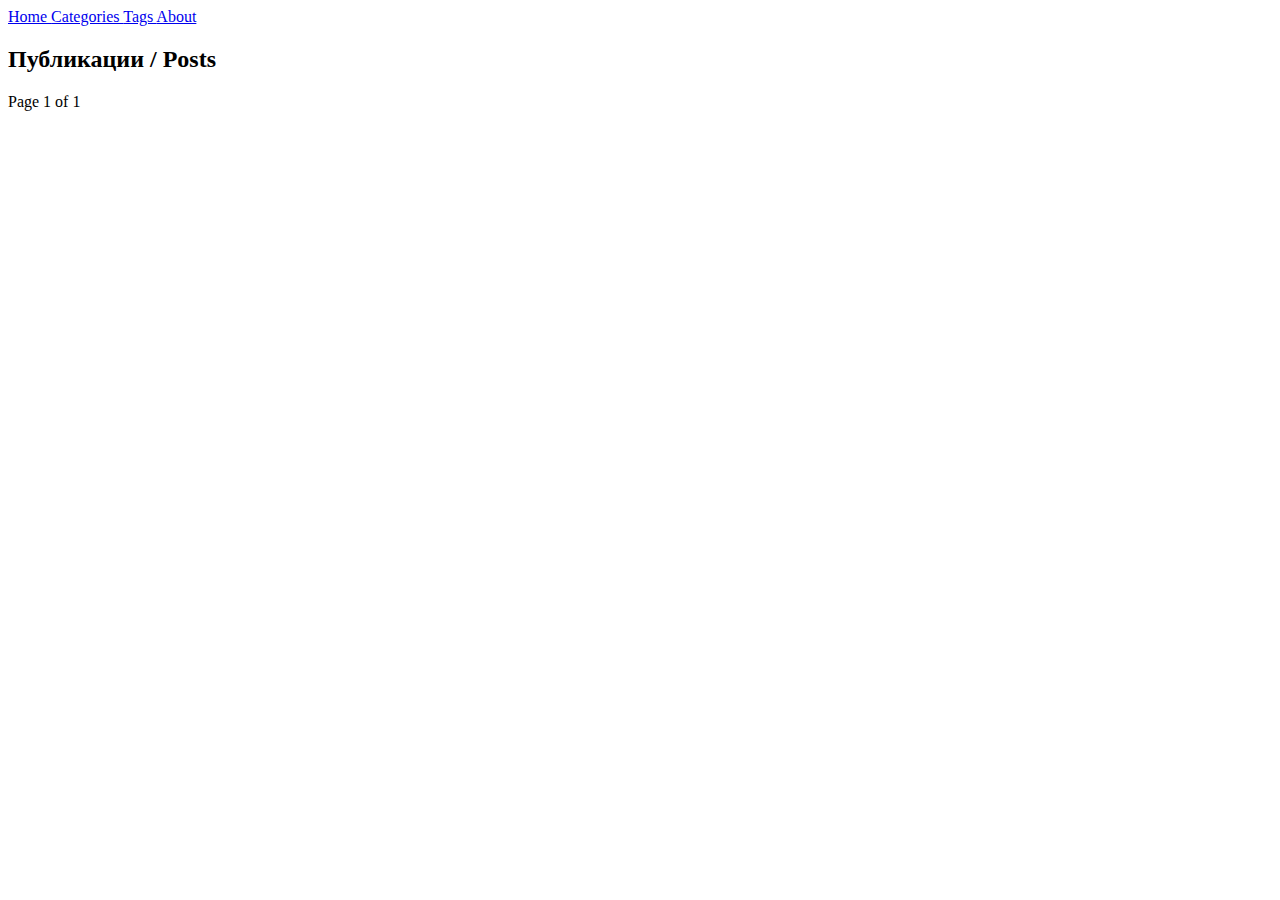
<file: index.html>
<!DOCTYPE html>
<html lang="pt">
    <head>
      <meta http-equiv="X-UA-Compatible" content="IE=edge">
      <meta http-equiv="content-type" content="text/html; charset=utf-8">

      <!-- Enable responsiveness on mobile devices-->
      <meta name="viewport" content="width=device-width, initial-scale=1.0, maximum-scale=1">

      <title>Блог ax-hack &#x2F; The ax-hack&#x27;s blog</title>

      

      
          <link rel="stylesheet" href="https://ax-hack.tips/site.css">
          <link rel="stylesheet" href="https://ax-hack.tips/all.min.css">

      

      
      
      

    </head>

    <body>
        
            
            
                
                    <header>
                        <nav class="navbar" itemscope itemtype="http://schema.org/SiteNavigationElement">
                        
                            <a itemprop="url"
                               class=""
                               href="https:&#x2F;&#x2F;ax-hack.tips">
                               <i class="fas fa-home"></i>
                                <span itemprop="name">Home
                                </span></a>
                        
                            <a itemprop="url"
                               class=""
                               href="https:&#x2F;&#x2F;ax-hack.tips&#x2F;categories">
                               <i class="fas fa-folder-open"></i>
                                <span itemprop="name">Categories
                                </span></a>
                        
                            <a itemprop="url"
                               class=""
                               href="https:&#x2F;&#x2F;ax-hack.tips&#x2F;tags">
                               <i class="fas fa-tag"></i>
                                <span itemprop="name">Tags
                                </span></a>
                        
                            <a itemprop="url"
                               class=""
                               href="https:&#x2F;&#x2F;ax-hack.tips&#x2F;about">
                               <i class="fas fa-user-alt"></i>
                                <span itemprop="name">About
                                </span></a>
                        
                        </nav>
                    </header>
                
            

            <main class="content">
                
                    <header class="titles">
                        <h2>Публикации &#x2F; Posts</h2>
                    </header>
                
                

                
                  
                
                
                <nav>
                  <p>
                    
                    <span>Page 1 of 1</span>
                    
                  </p>
                </nav>
            </main>
        
    </body>

</html>
</file>
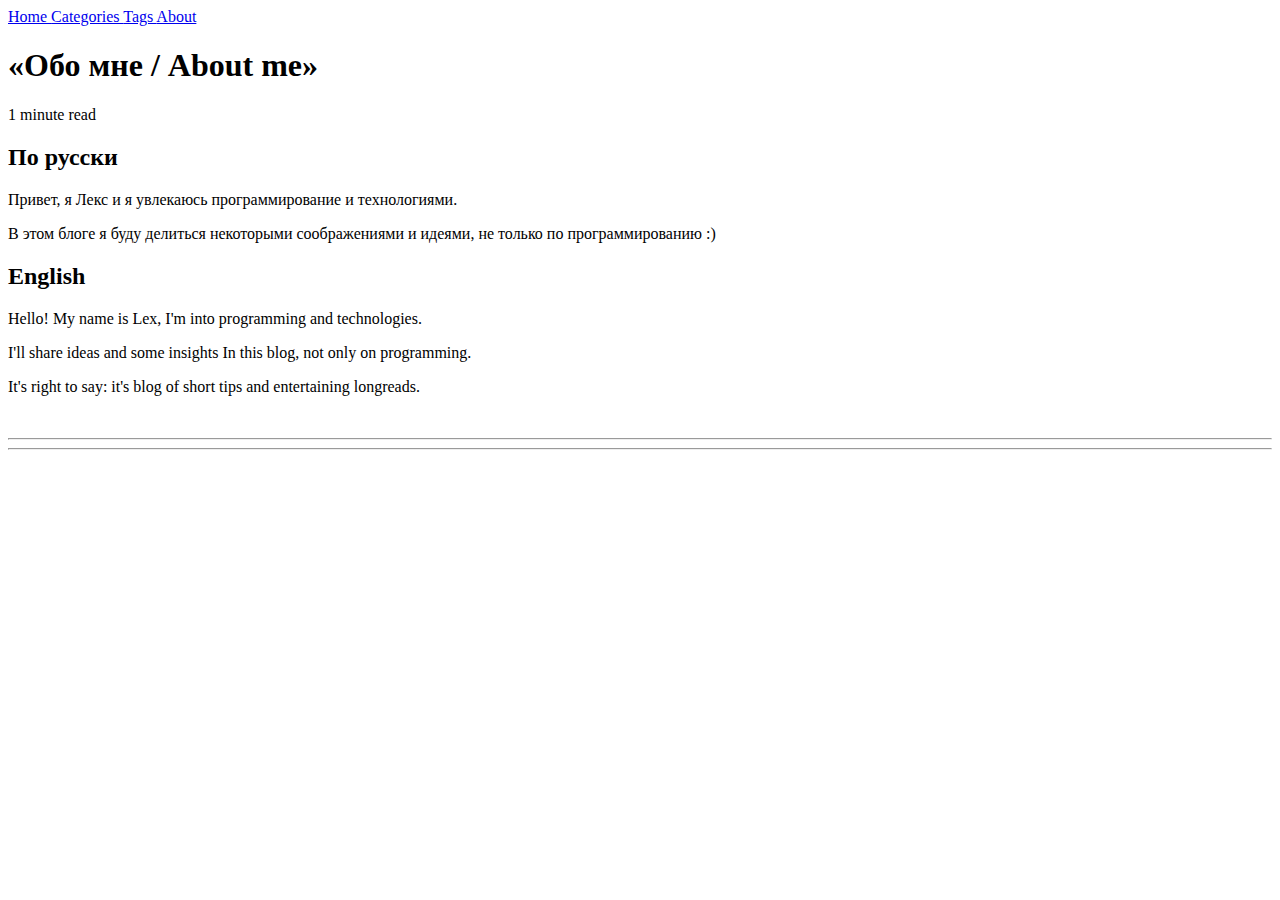
<file: about/index.html>
<!DOCTYPE html>
<html lang="pt">
    <head>
      <meta http-equiv="X-UA-Compatible" content="IE=edge">
      <meta http-equiv="content-type" content="text/html; charset=utf-8">

      <!-- Enable responsiveness on mobile devices-->
      <meta name="viewport" content="width=device-width, initial-scale=1.0, maximum-scale=1">

      <title>Блог ax-hack &#x2F; The ax-hack&#x27;s blog</title>

      

      
          <link rel="stylesheet" href="https://ax-hack.tips/site.css">
          <link rel="stylesheet" href="https://ax-hack.tips/all.min.css">

      

      
      
      

    </head>

    <body>
        


            
                
                    <header>
                        <nav class="navbar" itemscope itemtype="http://schema.org/SiteNavigationElement">
                        
                            <a itemprop="url"
                               class=""
                               href="https:&#x2F;&#x2F;ax-hack.tips">
                               <i class="fas fa-home"></i>
                                <span itemprop="name">Home
                                </span></a>
                        
                            <a itemprop="url"
                               class=""
                               href="https:&#x2F;&#x2F;ax-hack.tips&#x2F;categories">
                               <i class="fas fa-folder-open"></i>
                                <span itemprop="name">Categories
                                </span></a>
                        
                            <a itemprop="url"
                               class=""
                               href="https:&#x2F;&#x2F;ax-hack.tips&#x2F;tags">
                               <i class="fas fa-tag"></i>
                                <span itemprop="name">Tags
                                </span></a>
                        
                            <a itemprop="url"
                               class=""
                               href="https:&#x2F;&#x2F;ax-hack.tips&#x2F;about">
                               <i class="fas fa-user-alt"></i>
                                <span itemprop="name">About
                                </span></a>
                        
                        </nav>
                    </header>
                
            

<article class="postread"  itemscope itemtype="http://schema.org/BlogPosting">
    <header class="titles">
        <h1 itemprop="headline">&laquo;Обо мне &#x2F; About me&raquo;</h1>
        <span class="muted">
    <div class="post-info">
    <span><i class="far fa-clock"></i> 1 minute read</span>
    <i class="fas fa-pen"></i>
    
</div>
</span>
    </header>
    <span class="linkstags">
     
                
    </span>
    <div  itemprop="articleBody">
      <h2 id="po-russki">По русски</h2>
<p>Привет, я Лекс и я увлекаюсь программирование и технологиями. </p>
<p>В этом блоге я буду делиться некоторыми соображениями и идеями, не только по программированию :)</p>
<h2 id="english">English</h2>
<p>Hello! My name is Lex, I'm into programming and technologies.</p>
<p>I'll share ideas and some insights In this blog, not only on programming.</p>
<p>It's right to say: it's blog of short tips and entertaining longreads.</p>

      <br>
      <hr>
      <div id="disqus_thread"></div>

    </div>

    
        <footer class="linkstags">
            <hr>
            <span>
                
                
            </span>
                <span>
                
        </footer>
    
</article>


    </body>

</html>
</file>
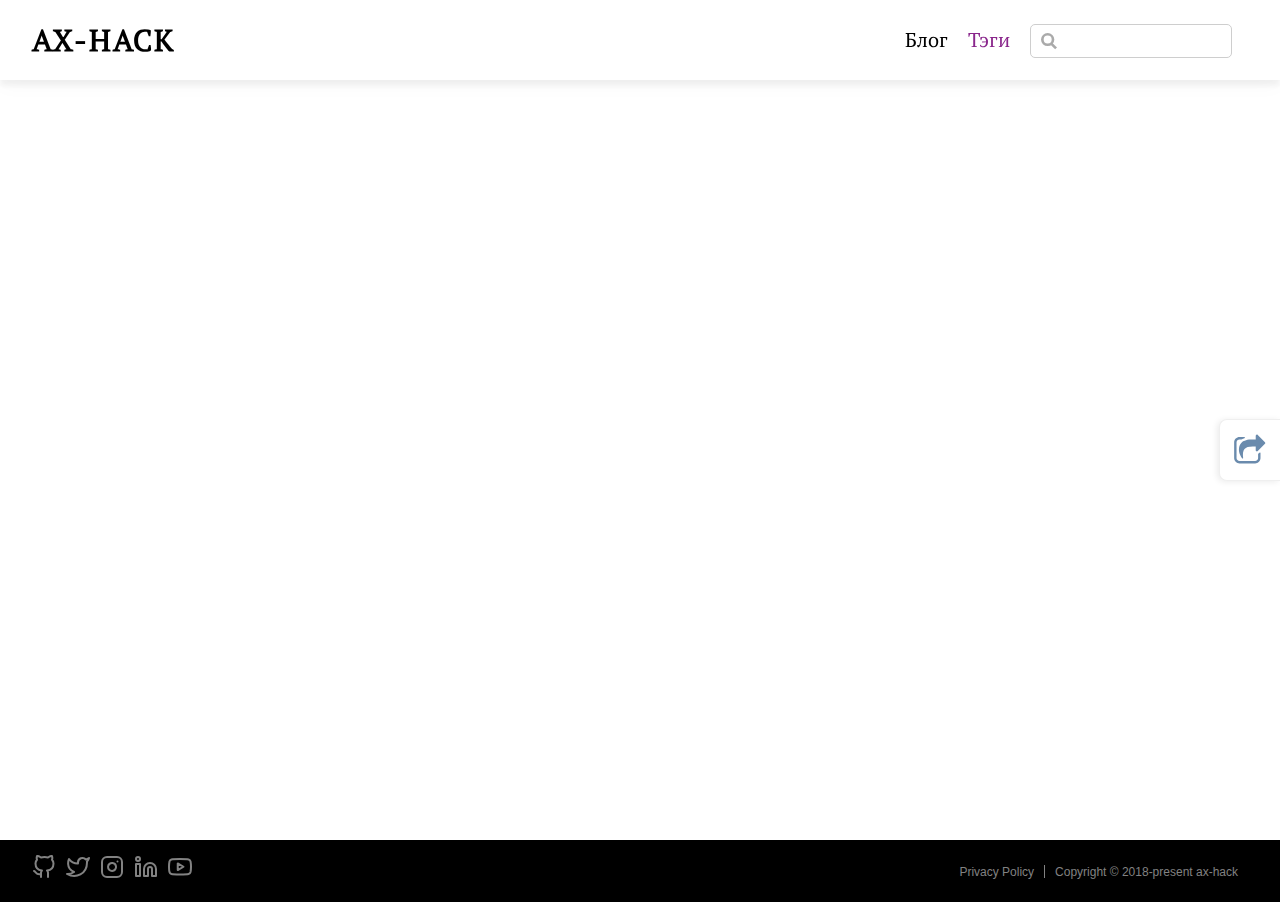
<file: tag/index.html>
<!DOCTYPE html>
<html lang="en-US">
  <head>
    <meta charset="utf-8">
    <meta name="viewport" content="width=device-width,initial-scale=1">
    <title>Tag | Ax-hack</title>
    <meta name="description" content="Ax-hack personal blog">
    <meta name="generator" content="VuePress 1.4.0">
    <link rel="alternate" type="application/rss+xml" href="https://ax-hack.info/rss.xml" title="Ax-hack RSS Feed">
  <link rel="alternate" type="application/atom+xml" href="https://ax-hack.info/feed.atom" title="Ax-hack Atom Feed">
  <link rel="alternate" type="application/json" href="https://ax-hack.info/feed.json" title="Ax-hack JSON Feed">
    
    <link rel="preload" href="/assets/css/0.styles.3ce694b2.css" as="style"><link rel="preload" href="/assets/js/app.c0437c75.js" as="script"><link rel="preload" href="/assets/js/6.1ddc69b9.js" as="script"><link rel="preload" href="/assets/js/15.69111229.js" as="script"><link rel="preload" href="/assets/js/10.7532bedd.js" as="script"><link rel="preload" href="/assets/js/7.687f7eb9.js" as="script"><link rel="prefetch" href="/assets/js/1.0a158916.js"><link rel="prefetch" href="/assets/js/11.df255dde.js"><link rel="prefetch" href="/assets/js/12.01c7bc7c.js"><link rel="prefetch" href="/assets/js/13.9ad81066.js"><link rel="prefetch" href="/assets/js/14.a6f8fbcf.js"><link rel="prefetch" href="/assets/js/16.8f07a3a0.js"><link rel="prefetch" href="/assets/js/17.7765575b.js"><link rel="prefetch" href="/assets/js/18.cd59b9e6.js"><link rel="prefetch" href="/assets/js/19.fa9016f4.js"><link rel="prefetch" href="/assets/js/20.1eb58e15.js"><link rel="prefetch" href="/assets/js/21.ee451f6d.js"><link rel="prefetch" href="/assets/js/22.583ff9c6.js"><link rel="prefetch" href="/assets/js/23.129f4023.js"><link rel="prefetch" href="/assets/js/24.8f56878e.js"><link rel="prefetch" href="/assets/js/4.2cd67aa1.js"><link rel="prefetch" href="/assets/js/5.66669497.js"><link rel="prefetch" href="/assets/js/8.5a6a699b.js"><link rel="prefetch" href="/assets/js/9.4dde2995.js"><link rel="prefetch" href="/assets/js/vuejs-paginate.18af9619.js">
    <link rel="stylesheet" href="/assets/css/0.styles.3ce694b2.css">
  </head>
  <body>
    <div id="app" data-server-rendered="true"><div id="vuepress-theme-blog__global-layout"><section id="header-wrapper"><header id="header"><div class="header-wrapper"><div class="title"><a href="/" class="nav-link home-link">Ax-hack </a></div> <div class="header-right-wrap"><ul class="nav"><li class="nav-item"><a href="/" class="nav-link">Блог</a></li><li class="nav-item"><a href="/tag/" class="nav-link router-link-exact-active router-link-active">Тэги</a></li></ul> <div class="search-box"><input aria-label="Search" autocomplete="off" spellcheck="false" value=""> <!----></div> <!----></div></div></header></section> <div id="mobile-header"><div class="mobile-header-bar"><div class="mobile-header-title"><a href="/" class="nav-link mobile-home-link">Ax-hack </a> <svg xmlns="http://www.w3.org/2000/svg" width="24" height="24" viewBox="0 0 24 24" fill="none" stroke="currentColor" stroke-width="2" stroke-linecap="round" stroke-linejoin="round" class="feather feather-menu"><line x1="3" y1="12" x2="21" y2="12"></line><line x1="3" y1="6" x2="21" y2="6"></line><line x1="3" y1="18" x2="21" y2="18"></line></svg></div> <div class="mobile-menu-wrapper"><hr class="menu-divider"> <ul class="mobile-nav"><li class="mobile-nav-item"><a href="/" class="nav-link">Блог</a></li><li class="mobile-nav-item"><a href="/tag/" class="nav-link router-link-exact-active router-link-active">Тэги</a></li> <li class="mobile-nav-item"><!----></li></ul></div></div></div> <div class="content-wrapper"><div id="vuepress-theme-blog__tags-layout"><div class="blog-tags"></div></div></div> <footer class="footer" data-v-fdbf4940><div class="footer-left-wrap" data-v-fdbf4940><ul class="contact" data-v-fdbf4940><li class="contact-item" data-v-fdbf4940><a href="https://github.com/ax-hack" target="_blank" rel="noopener noreferrer" class="nav-link external" data-v-fdbf4940><svg xmlns="http://www.w3.org/2000/svg" width="24" height="24" viewBox="0 0 24 24" fill="none" stroke="currentColor" stroke-width="2" stroke-linecap="round" stroke-linejoin="round" class="feather feather-github" data-v-fdbf4940><path d="M9 19c-5 1.5-5-2.5-7-3m14 6v-3.87a3.37 3.37 0 0 0-.94-2.61c3.14-.35 6.44-1.54 6.44-7A5.44 5.44 0 0 0 20 4.77 5.07 5.07 0 0 0 19.91 1S18.73.65 16 2.48a13.38 13.38 0 0 0-7 0C6.27.65 5.09 1 5.09 1A5.07 5.07 0 0 0 5 4.77a5.44 5.44 0 0 0-1.5 3.78c0 5.42 3.3 6.61 6.44 7A3.37 3.37 0 0 0 9 18.13V22" data-v-fdbf4940></path></svg>
          
        </a></li><li class="contact-item" data-v-fdbf4940><a href="https://twitter.com/rwdagency" target="_blank" rel="noopener noreferrer" class="nav-link external" data-v-fdbf4940><svg xmlns="http://www.w3.org/2000/svg" width="24" height="24" viewBox="0 0 24 24" fill="none" stroke="currentColor" stroke-width="2" stroke-linecap="round" stroke-linejoin="round" class="feather feather-twitter" data-v-fdbf4940><path d="M23 3a10.9 10.9 0 0 1-3.14 1.53 4.48 4.48 0 0 0-7.86 3v1A10.66 10.66 0 0 1 3 4s-4 9 5 13a11.64 11.64 0 0 1-7 2c9 5 20 0 20-11.5a4.5 4.5 0 0 0-.08-.83A7.72 7.72 0 0 0 23 3z" data-v-fdbf4940></path></svg>
          
        </a></li><li class="contact-item" data-v-fdbf4940><a href="https://instagram.com/ax.hack" target="_blank" rel="noopener noreferrer" class="nav-link external" data-v-fdbf4940><svg xmlns="http://www.w3.org/2000/svg" width="24" height="24" viewBox="0 0 24 24" fill="none" stroke="currentColor" stroke-width="2" stroke-linecap="round" stroke-linejoin="round" class="feather feather-instagram" data-v-fdbf4940><rect x="2" y="2" width="20" height="20" rx="5" ry="5" data-v-fdbf4940></rect><path d="M16 11.37A4 4 0 1 1 12.63 8 4 4 0 0 1 16 11.37z" data-v-fdbf4940></path><line x1="17.5" y1="6.5" x2="17.5" y2="6.5" data-v-fdbf4940></line></svg>
          
        </a></li><li class="contact-item" data-v-fdbf4940><a href="https://www.linkedin.com/in/flying-guillotine/" target="_blank" rel="noopener noreferrer" class="nav-link external" data-v-fdbf4940><svg xmlns="http://www.w3.org/2000/svg" width="24" height="24" viewBox="0 0 24 24" fill="none" stroke="currentColor" stroke-width="2" stroke-linecap="round" stroke-linejoin="round" class="feather feather-linkedin" data-v-fdbf4940><path d="M16 8a6 6 0 0 1 6 6v7h-4v-7a2 2 0 0 0-2-2 2 2 0 0 0-2 2v7h-4v-7a6 6 0 0 1 6-6z" data-v-fdbf4940></path><rect x="2" y="9" width="4" height="12" data-v-fdbf4940></rect><circle cx="4" cy="4" r="2" data-v-fdbf4940></circle></svg>
          
        </a></li><li class="contact-item" data-v-fdbf4940><a href="https://www.youtube.com/channel/UCR6qyg49SJrU2GrYLJTomhA/" target="_blank" rel="noopener noreferrer" class="nav-link external" data-v-fdbf4940><svg xmlns="http://www.w3.org/2000/svg" width="24" height="24" viewBox="0 0 24 24" fill="none" stroke="currentColor" stroke-width="2" stroke-linecap="round" stroke-linejoin="round" class="feather feather-youtube" data-v-fdbf4940><path d="M22.54 6.42a2.78 2.78 0 0 0-1.94-2C18.88 4 12 4 12 4s-6.88 0-8.6.46a2.78 2.78 0 0 0-1.94 2A29 29 0 0 0 1 11.75a29 29 0 0 0 .46 5.33A2.78 2.78 0 0 0 3.4 19c1.72.46 8.6.46 8.6.46s6.88 0 8.6-.46a2.78 2.78 0 0 0 1.94-2 29 29 0 0 0 .46-5.25 29 29 0 0 0-.46-5.33z" data-v-fdbf4940></path><polygon points="9.75 15.02 15.5 11.75 9.75 8.48 9.75 15.02" data-v-fdbf4940></polygon></svg>
          
        </a></li></ul></div> <div class="footer-right-wrap" data-v-fdbf4940><ul class="copyright" data-v-fdbf4940><li class="copyright-item" data-v-fdbf4940><a href="https://policies.google.com/privacy?hl=en-US" target="_blank" rel="noopener noreferrer" class="nav-link external" data-v-fdbf4940>Privacy Policy</a></li><li class="copyright-item" data-v-fdbf4940><a href="/tag/.html#" class="nav-link" data-v-fdbf4940>Copyright © 2018-present ax-hack</a></li></ul></div></footer></div><div class="global-ui"><!----><div class="reading-progress top" data-v-21b39eda><div class="progress" data-v-21b39eda></div></div><!----></div></div>
    <script src="/assets/js/app.c0437c75.js" defer></script><script src="/assets/js/6.1ddc69b9.js" defer></script><script src="/assets/js/15.69111229.js" defer></script><script src="/assets/js/10.7532bedd.js" defer></script><script src="/assets/js/7.687f7eb9.js" defer></script>
  </body>
</html>
</file>
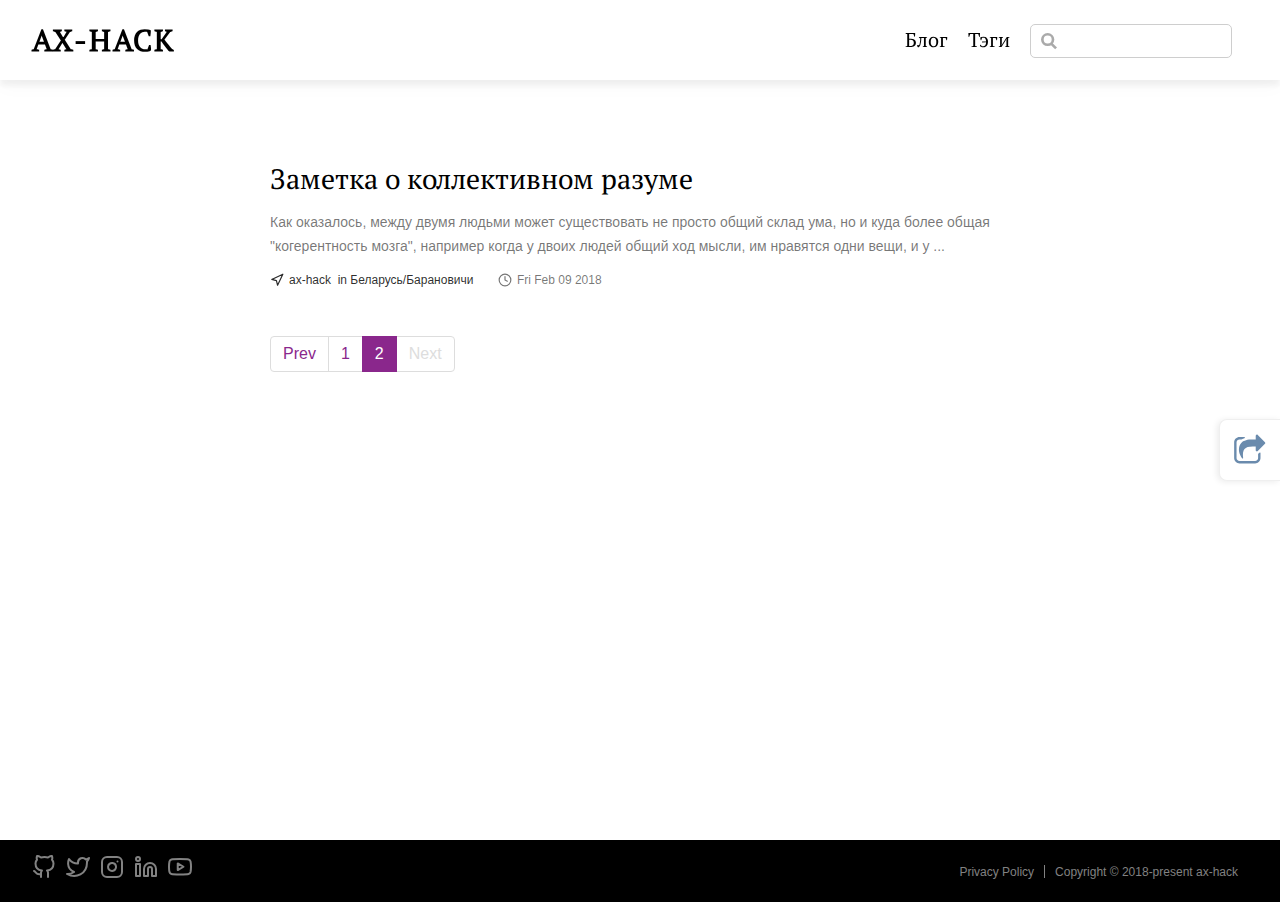
<file: page/2/index.html>
<!DOCTYPE html>
<html lang="en-US">
  <head>
    <meta charset="utf-8">
    <meta name="viewport" content="width=device-width,initial-scale=1">
    <title>Page 2 | Post | Ax-hack</title>
    <meta name="description" content="Ax-hack personal blog">
    <meta name="generator" content="VuePress 1.4.0">
    <link rel="alternate" type="application/rss+xml" href="https://ax-hack.info/rss.xml" title="Ax-hack RSS Feed">
  <link rel="alternate" type="application/atom+xml" href="https://ax-hack.info/feed.atom" title="Ax-hack Atom Feed">
  <link rel="alternate" type="application/json" href="https://ax-hack.info/feed.json" title="Ax-hack JSON Feed">
    
    <link rel="preload" href="/assets/css/0.styles.3ce694b2.css" as="style"><link rel="preload" href="/assets/js/app.44f9d550.js" as="script"><link rel="preload" href="/assets/js/6.1ddc69b9.js" as="script"><link rel="preload" href="/assets/js/16.8f07a3a0.js" as="script"><link rel="preload" href="/assets/js/8.5a6a699b.js" as="script"><link rel="preload" href="/assets/js/7.687f7eb9.js" as="script"><link rel="prefetch" href="/assets/js/1.0a158916.js"><link rel="prefetch" href="/assets/js/10.7532bedd.js"><link rel="prefetch" href="/assets/js/11.df255dde.js"><link rel="prefetch" href="/assets/js/12.aae20b3a.js"><link rel="prefetch" href="/assets/js/13.9ad81066.js"><link rel="prefetch" href="/assets/js/14.a6f8fbcf.js"><link rel="prefetch" href="/assets/js/15.69111229.js"><link rel="prefetch" href="/assets/js/17.7765575b.js"><link rel="prefetch" href="/assets/js/18.cd59b9e6.js"><link rel="prefetch" href="/assets/js/19.fa9016f4.js"><link rel="prefetch" href="/assets/js/20.fcea7915.js"><link rel="prefetch" href="/assets/js/21.b43069b1.js"><link rel="prefetch" href="/assets/js/22.a02c27d3.js"><link rel="prefetch" href="/assets/js/23.25f3c213.js"><link rel="prefetch" href="/assets/js/24.85fe4805.js"><link rel="prefetch" href="/assets/js/25.c0fff57b.js"><link rel="prefetch" href="/assets/js/4.2cd67aa1.js"><link rel="prefetch" href="/assets/js/5.66669497.js"><link rel="prefetch" href="/assets/js/9.4dde2995.js"><link rel="prefetch" href="/assets/js/vuejs-paginate.18af9619.js">
    <link rel="stylesheet" href="/assets/css/0.styles.3ce694b2.css">
  </head>
  <body>
    <div id="app" data-server-rendered="true"><div id="vuepress-theme-blog__global-layout"><section id="header-wrapper"><header id="header"><div class="header-wrapper"><div class="title"><a href="/" class="nav-link home-link">Ax-hack </a></div> <div class="header-right-wrap"><ul class="nav"><li class="nav-item"><a href="/" class="nav-link">Блог</a></li><li class="nav-item"><a href="/tag/" class="nav-link">Тэги</a></li></ul> <div class="search-box"><input aria-label="Search" autocomplete="off" spellcheck="false" value=""> <!----></div> <!----></div></div></header></section> <div id="mobile-header"><div class="mobile-header-bar"><div class="mobile-header-title"><a href="/" class="nav-link mobile-home-link">Ax-hack </a> <svg xmlns="http://www.w3.org/2000/svg" width="24" height="24" viewBox="0 0 24 24" fill="none" stroke="currentColor" stroke-width="2" stroke-linecap="round" stroke-linejoin="round" class="feather feather-menu"><line x1="3" y1="12" x2="21" y2="12"></line><line x1="3" y1="6" x2="21" y2="6"></line><line x1="3" y1="18" x2="21" y2="18"></line></svg></div> <div class="mobile-menu-wrapper"><hr class="menu-divider"> <ul class="mobile-nav"><li class="mobile-nav-item"><a href="/" class="nav-link">Блог</a></li><li class="mobile-nav-item"><a href="/tag/" class="nav-link">Тэги</a></li> <li class="mobile-nav-item"><!----></li></ul></div></div></div> <div class="content-wrapper"><div><div id="base-list-layout"><div itemscope="itemscope" itemtype="http://schema.org/Blog" class="ui-posts"><article itemprop="blogPost" itemscope="itemscope" itemtype="https://schema.org/BlogPosting" class="ui-post"><meta itemprop="mainEntityOfPage" content="/2018/02/09/notes-collective-mind/"> <header itemprop="name headline" class="ui-post-title"><a href="/2018/02/09/notes-collective-mind/" class="nav-link">Заметка о коллективном разуме</a></header> <p itemprop="description" class="ui-post-summary">
        

Как оказалось, между двумя людьми может существовать не просто общий склад ума, но и куда более общая &quot;когерентность мозга&quot;, например когда у двоих людей общий ход мысли, им нравятся одни вещи, и у ...
        </p> <footer><div itemprop="publisher author" itemtype="http://schema.org/Person" itemscope="itemscope" class="ui-post-meta ui-post-author"><svg xmlns="http://www.w3.org/2000/svg" width="24" height="24" viewBox="0 0 24 24" fill="none" stroke="currentColor" stroke-width="2" stroke-linecap="round" stroke-linejoin="round" class="feather feather-navigation"><polygon points="3 11 22 2 13 21 11 13 3 11"></polygon></svg> <span itemprop="name">ax-hack</span> <span itemprop="address">
              in Беларусь/Барановичи
          </span></div> <div class="ui-post-meta ui-post-date"><svg xmlns="http://www.w3.org/2000/svg" width="24" height="24" viewBox="0 0 24 24" fill="none" stroke="currentColor" stroke-width="2" stroke-linecap="round" stroke-linejoin="round" class="feather feather-clock"><circle cx="12" cy="12" r="10"></circle><polyline points="12 6 12 12 16 14"></polyline></svg> <time pubdate itemprop="datePublished" datetime="2018-02-09T00:00:00.000Z">
            Fri Feb 09 2018
          </time></div> <!----></footer></article></div> <!----></div></div></div> <footer class="footer" data-v-fdbf4940><div class="footer-left-wrap" data-v-fdbf4940><ul class="contact" data-v-fdbf4940><li class="contact-item" data-v-fdbf4940><a href="https://github.com/ax-hack" target="_blank" rel="noopener noreferrer" class="nav-link external" data-v-fdbf4940><svg xmlns="http://www.w3.org/2000/svg" width="24" height="24" viewBox="0 0 24 24" fill="none" stroke="currentColor" stroke-width="2" stroke-linecap="round" stroke-linejoin="round" class="feather feather-github" data-v-fdbf4940><path d="M9 19c-5 1.5-5-2.5-7-3m14 6v-3.87a3.37 3.37 0 0 0-.94-2.61c3.14-.35 6.44-1.54 6.44-7A5.44 5.44 0 0 0 20 4.77 5.07 5.07 0 0 0 19.91 1S18.73.65 16 2.48a13.38 13.38 0 0 0-7 0C6.27.65 5.09 1 5.09 1A5.07 5.07 0 0 0 5 4.77a5.44 5.44 0 0 0-1.5 3.78c0 5.42 3.3 6.61 6.44 7A3.37 3.37 0 0 0 9 18.13V22" data-v-fdbf4940></path></svg>
          
        </a></li><li class="contact-item" data-v-fdbf4940><a href="https://twitter.com/rwdagency" target="_blank" rel="noopener noreferrer" class="nav-link external" data-v-fdbf4940><svg xmlns="http://www.w3.org/2000/svg" width="24" height="24" viewBox="0 0 24 24" fill="none" stroke="currentColor" stroke-width="2" stroke-linecap="round" stroke-linejoin="round" class="feather feather-twitter" data-v-fdbf4940><path d="M23 3a10.9 10.9 0 0 1-3.14 1.53 4.48 4.48 0 0 0-7.86 3v1A10.66 10.66 0 0 1 3 4s-4 9 5 13a11.64 11.64 0 0 1-7 2c9 5 20 0 20-11.5a4.5 4.5 0 0 0-.08-.83A7.72 7.72 0 0 0 23 3z" data-v-fdbf4940></path></svg>
          
        </a></li><li class="contact-item" data-v-fdbf4940><a href="https://instagram.com/ax.hack" target="_blank" rel="noopener noreferrer" class="nav-link external" data-v-fdbf4940><svg xmlns="http://www.w3.org/2000/svg" width="24" height="24" viewBox="0 0 24 24" fill="none" stroke="currentColor" stroke-width="2" stroke-linecap="round" stroke-linejoin="round" class="feather feather-instagram" data-v-fdbf4940><rect x="2" y="2" width="20" height="20" rx="5" ry="5" data-v-fdbf4940></rect><path d="M16 11.37A4 4 0 1 1 12.63 8 4 4 0 0 1 16 11.37z" data-v-fdbf4940></path><line x1="17.5" y1="6.5" x2="17.5" y2="6.5" data-v-fdbf4940></line></svg>
          
        </a></li><li class="contact-item" data-v-fdbf4940><a href="https://www.linkedin.com/in/flying-guillotine/" target="_blank" rel="noopener noreferrer" class="nav-link external" data-v-fdbf4940><svg xmlns="http://www.w3.org/2000/svg" width="24" height="24" viewBox="0 0 24 24" fill="none" stroke="currentColor" stroke-width="2" stroke-linecap="round" stroke-linejoin="round" class="feather feather-linkedin" data-v-fdbf4940><path d="M16 8a6 6 0 0 1 6 6v7h-4v-7a2 2 0 0 0-2-2 2 2 0 0 0-2 2v7h-4v-7a6 6 0 0 1 6-6z" data-v-fdbf4940></path><rect x="2" y="9" width="4" height="12" data-v-fdbf4940></rect><circle cx="4" cy="4" r="2" data-v-fdbf4940></circle></svg>
          
        </a></li><li class="contact-item" data-v-fdbf4940><a href="https://www.youtube.com/channel/UCR6qyg49SJrU2GrYLJTomhA/" target="_blank" rel="noopener noreferrer" class="nav-link external" data-v-fdbf4940><svg xmlns="http://www.w3.org/2000/svg" width="24" height="24" viewBox="0 0 24 24" fill="none" stroke="currentColor" stroke-width="2" stroke-linecap="round" stroke-linejoin="round" class="feather feather-youtube" data-v-fdbf4940><path d="M22.54 6.42a2.78 2.78 0 0 0-1.94-2C18.88 4 12 4 12 4s-6.88 0-8.6.46a2.78 2.78 0 0 0-1.94 2A29 29 0 0 0 1 11.75a29 29 0 0 0 .46 5.33A2.78 2.78 0 0 0 3.4 19c1.72.46 8.6.46 8.6.46s6.88 0 8.6-.46a2.78 2.78 0 0 0 1.94-2 29 29 0 0 0 .46-5.25 29 29 0 0 0-.46-5.33z" data-v-fdbf4940></path><polygon points="9.75 15.02 15.5 11.75 9.75 8.48 9.75 15.02" data-v-fdbf4940></polygon></svg>
          
        </a></li></ul></div> <div class="footer-right-wrap" data-v-fdbf4940><ul class="copyright" data-v-fdbf4940><li class="copyright-item" data-v-fdbf4940><a href="https://policies.google.com/privacy?hl=en-US" target="_blank" rel="noopener noreferrer" class="nav-link external" data-v-fdbf4940>Privacy Policy</a></li><li class="copyright-item" data-v-fdbf4940><a href="/page/2/.html#" class="nav-link" data-v-fdbf4940>Copyright © 2018-present ax-hack</a></li></ul></div></footer></div><div class="global-ui"><!----><div class="reading-progress top" data-v-21b39eda><div class="progress" data-v-21b39eda></div></div><!----></div></div>
    <script src="/assets/js/app.44f9d550.js" defer></script><script src="/assets/js/6.1ddc69b9.js" defer></script><script src="/assets/js/16.8f07a3a0.js" defer></script><script src="/assets/js/8.5a6a699b.js" defer></script><script src="/assets/js/7.687f7eb9.js" defer></script>
  </body>
</html>
</file>
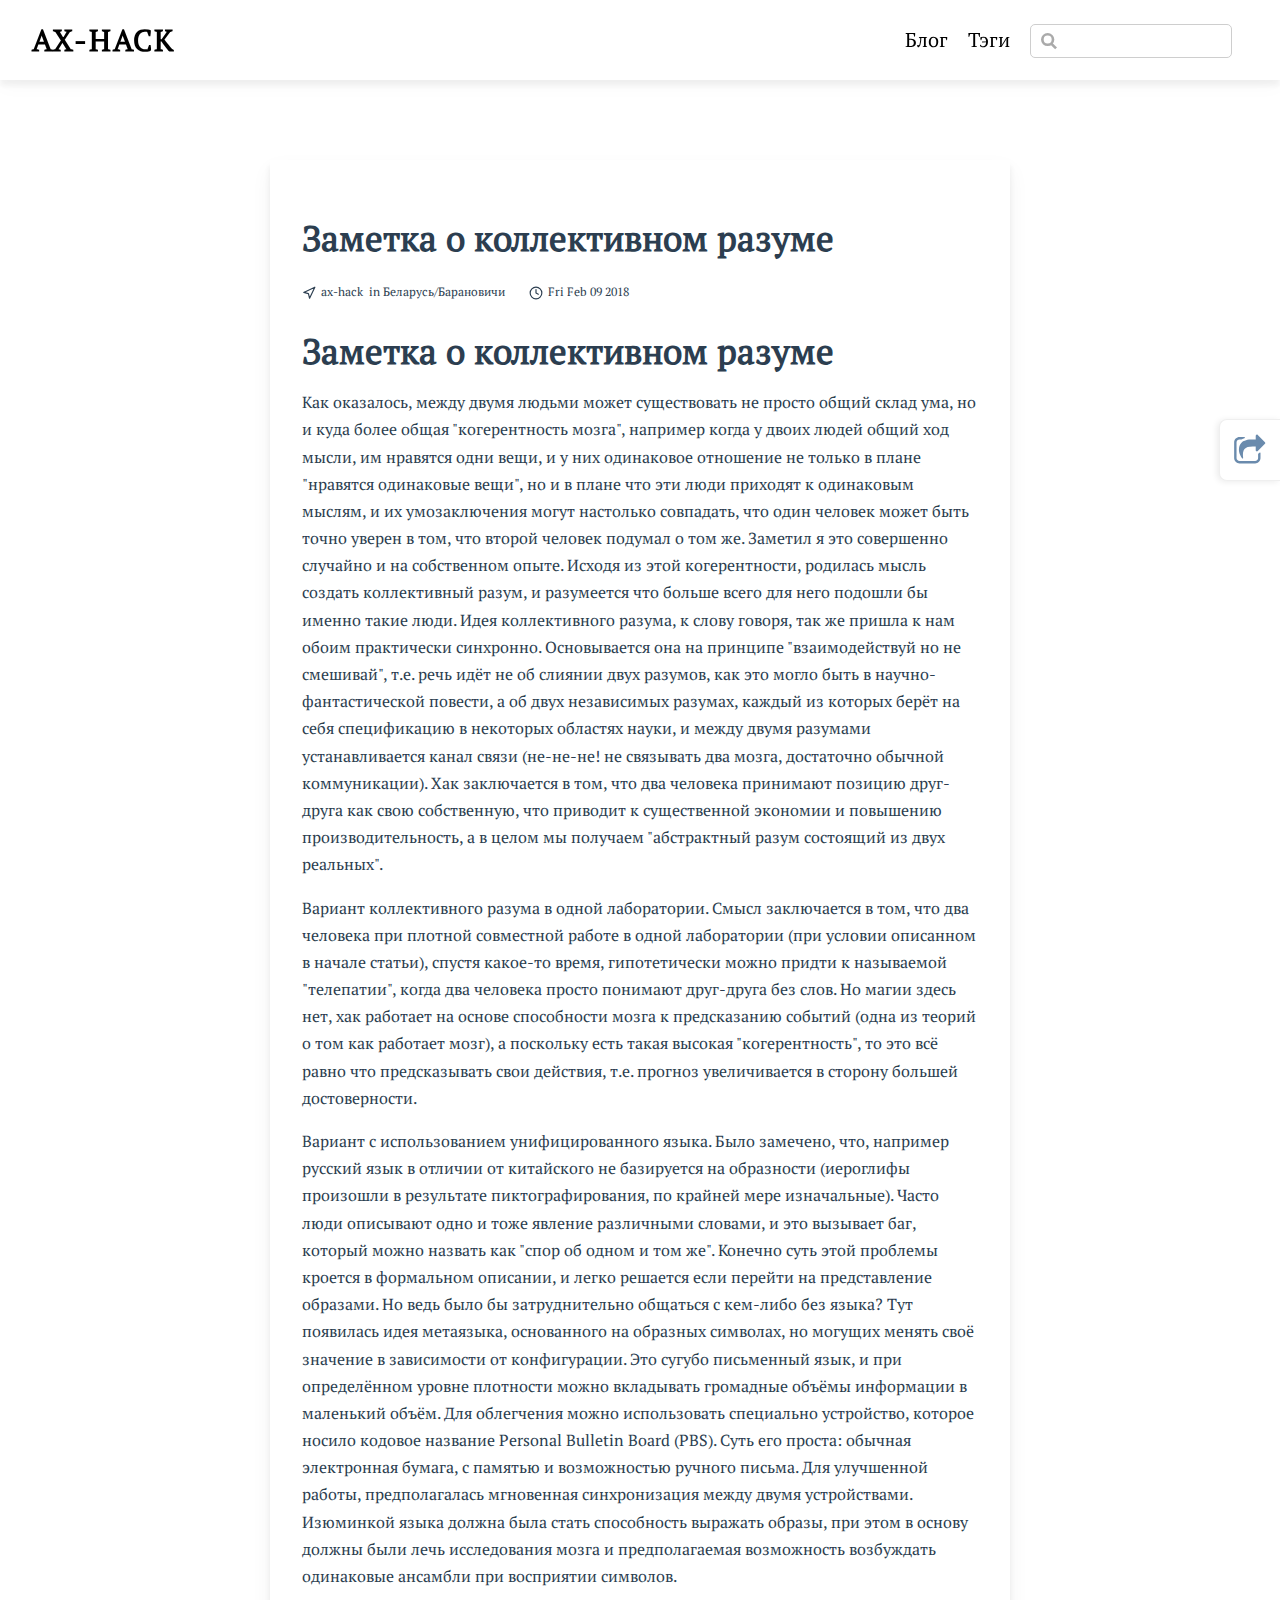
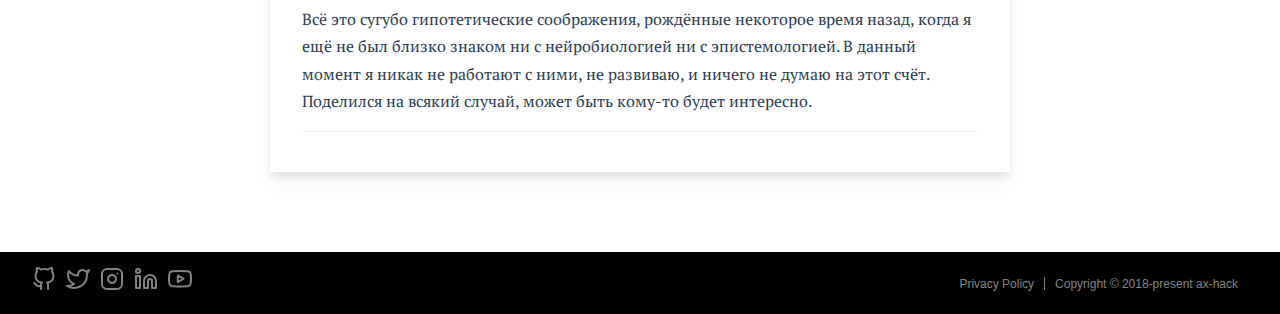
<file: 2018/02/09/notes-collective-mind/index.html>
<!DOCTYPE html>
<html lang="en-US">
  <head>
    <meta charset="utf-8">
    <meta name="viewport" content="width=device-width,initial-scale=1">
    <title>Заметка о коллективном разуме | Ax-hack</title>
    <meta name="description" content="

Как оказалось, между двумя людьми может существовать не просто общий склад ума, но и куда более общая &quot;когерентность мозга&quot;, например когда у двоих людей общий ход мысли, им нравятся одни вещи, и у ...">
    <meta name="generator" content="VuePress 1.4.0">
    <link rel="alternate" type="application/rss+xml" href="https://ax-hack.info/rss.xml" title="Ax-hack RSS Feed">
  <link rel="alternate" type="application/atom+xml" href="https://ax-hack.info/feed.atom" title="Ax-hack Atom Feed">
  <link rel="alternate" type="application/json" href="https://ax-hack.info/feed.json" title="Ax-hack JSON Feed">
    
    <link rel="preload" href="/assets/css/0.styles.3ce694b2.css" as="style"><link rel="preload" href="/assets/js/app.0ae19c72.js" as="script"><link rel="preload" href="/assets/js/6.1ddc69b9.js" as="script"><link rel="preload" href="/assets/js/4.2cd67aa1.js" as="script"><link rel="preload" href="/assets/js/18.cd59b9e6.js" as="script"><link rel="preload" href="/assets/js/7.687f7eb9.js" as="script"><link rel="prefetch" href="/assets/js/1.0a158916.js"><link rel="prefetch" href="/assets/js/10.7532bedd.js"><link rel="prefetch" href="/assets/js/11.df255dde.js"><link rel="prefetch" href="/assets/js/12.01c7bc7c.js"><link rel="prefetch" href="/assets/js/13.9ad81066.js"><link rel="prefetch" href="/assets/js/14.a6f8fbcf.js"><link rel="prefetch" href="/assets/js/15.69111229.js"><link rel="prefetch" href="/assets/js/16.8f07a3a0.js"><link rel="prefetch" href="/assets/js/17.7765575b.js"><link rel="prefetch" href="/assets/js/19.fa9016f4.js"><link rel="prefetch" href="/assets/js/20.1eb58e15.js"><link rel="prefetch" href="/assets/js/21.ee451f6d.js"><link rel="prefetch" href="/assets/js/22.d1caa56d.js"><link rel="prefetch" href="/assets/js/23.129f4023.js"><link rel="prefetch" href="/assets/js/24.8f56878e.js"><link rel="prefetch" href="/assets/js/5.66669497.js"><link rel="prefetch" href="/assets/js/8.5a6a699b.js"><link rel="prefetch" href="/assets/js/9.4dde2995.js"><link rel="prefetch" href="/assets/js/vuejs-paginate.18af9619.js">
    <link rel="stylesheet" href="/assets/css/0.styles.3ce694b2.css">
  </head>
  <body>
    <div id="app" data-server-rendered="true"><div id="vuepress-theme-blog__global-layout"><section id="header-wrapper"><header id="header"><div class="header-wrapper"><div class="title"><a href="/" class="nav-link home-link">Ax-hack </a></div> <div class="header-right-wrap"><ul class="nav"><li class="nav-item"><a href="/" class="nav-link">Блог</a></li><li class="nav-item"><a href="/tag/" class="nav-link">Тэги</a></li></ul> <div class="search-box"><input aria-label="Search" autocomplete="off" spellcheck="false" value=""> <!----></div> <!----></div></div></header></section> <div id="mobile-header"><div class="mobile-header-bar"><div class="mobile-header-title"><a href="/" class="nav-link mobile-home-link">Ax-hack </a> <svg xmlns="http://www.w3.org/2000/svg" width="24" height="24" viewBox="0 0 24 24" fill="none" stroke="currentColor" stroke-width="2" stroke-linecap="round" stroke-linejoin="round" class="feather feather-menu"><line x1="3" y1="12" x2="21" y2="12"></line><line x1="3" y1="6" x2="21" y2="6"></line><line x1="3" y1="18" x2="21" y2="18"></line></svg></div> <div class="mobile-menu-wrapper"><hr class="menu-divider"> <ul class="mobile-nav"><li class="mobile-nav-item"><a href="/" class="nav-link">Блог</a></li><li class="mobile-nav-item"><a href="/tag/" class="nav-link">Тэги</a></li> <li class="mobile-nav-item"><!----></li></ul></div></div></div> <div class="content-wrapper"><div id="vuepress-theme-blog__post-layout"><article itemscope="itemscope" itemtype="https://schema.org/BlogPosting" class="vuepress-blog-theme-content"><header><h1 itemprop="name headline" class="post-title">
        Заметка о коллективном разуме
      </h1> <div class="post-meta"><div itemprop="publisher author" itemtype="http://schema.org/Person" itemscope="itemscope" class="post-meta-author"><svg xmlns="http://www.w3.org/2000/svg" width="24" height="24" viewBox="0 0 24 24" fill="none" stroke="currentColor" stroke-width="2" stroke-linecap="round" stroke-linejoin="round" class="feather feather-navigation"><polygon points="3 11 22 2 13 21 11 13 3 11"></polygon></svg> <span itemprop="name">ax-hack</span> <span itemprop="address">   in Беларусь/Барановичи</span></div> <div class="post-meta-date"><svg xmlns="http://www.w3.org/2000/svg" width="24" height="24" viewBox="0 0 24 24" fill="none" stroke="currentColor" stroke-width="2" stroke-linecap="round" stroke-linejoin="round" class="feather feather-clock"><circle cx="12" cy="12" r="10"></circle><polyline points="12 6 12 12 16 14"></polyline></svg> <time pubdate itemprop="datePublished" datetime="2018-02-09T00:00:00.000Z">
      Fri Feb 09 2018
    </time></div> <!----></div></header> <div itemprop="articleBody" class="content__default"><h1 id="заметка-о-коnnективном-разуме"><a href="#заметка-о-коnnективном-разуме" class="header-anchor">#</a> Заметка о коллективном разуме</h1> <p>Как оказалось, между двумя людьми может существовать не просто общий склад ума, но и куда более общая &quot;когерентность мозга&quot;, например когда у двоих людей общий ход мысли, им нравятся одни вещи, и у них одинаковое отношение не только в плане &quot;нравятся одинаковые вещи&quot;, но и в плане что эти люди приходят к одинаковым мыслям, и их умозаключения могут настолько совпадать, что один человек может быть точно уверен в том, что второй человек подумал о том же. Заметил я это совершенно случайно и на собственном опыте.
Исходя из этой когерентности, родилась мысль создать коллективный разум, и разумеется что больше всего для него подошли бы именно такие люди. Идея коллективного разума, к слову говоря, так же пришла к нам обоим практически синхронно. Основывается она на принципе &quot;взаимодействуй но не смешивай&quot;, т.е. речь идёт не об слиянии двух разумов, как это могло быть в научно-фантастической повести, а об двух независимых разумах, каждый из которых берёт на себя спецификацию в некоторых областях науки, и между двумя разумами устанавливается канал связи (не-не-не! не связывать два мозга, достаточно обычной коммуникации). Хак заключается в том, что два человека принимают позицию друг-друга как свою собственную, что приводит к существенной экономии и повышению производительность, а в целом мы получаем &quot;абстрактный разум состоящий из двух реальных&quot;.</p> <p>Вариант коллективного разума в одной лаборатории. Смысл заключается в том, что два человека при плотной совместной работе в одной лаборатории (при условии описанном в начале статьи), спустя какое-то время, гипотетически можно придти к называемой &quot;телепатии&quot;, когда два человека просто понимают друг-друга без слов. Но магии здесь нет, хак работает на основе способности мозга к предсказанию событий (одна из теорий о том как работает мозг), а поскольку есть такая высокая &quot;когерентность&quot;, то это всё равно что предсказывать свои действия, т.е. прогноз увеличивается в сторону большей достоверности.</p> <p>Вариант с использованием унифицированного языка. Было замечено, что, например русский язык в отличии от китайского не базируется на образности (иероглифы произошли в результате пиктографирования, по крайней мере изначальные). Часто люди описывают одно и тоже явление различными словами, и это вызывает баг, который можно назвать как &quot;спор об одном и том же&quot;. Конечно суть этой проблемы кроется в формальном описании, и легко решается если перейти на представление образами. Но ведь было бы затруднительно общаться с кем-либо без языка? Тут появилась идея метаязыка, основанного на образных символах, но могущих менять своё значение в зависимости от конфигурации. Это сугубо письменный язык, и при определённом уровне плотности можно вкладывать громадные объёмы информации в маленький объём. Для облегчения можно использовать специально устройство, которое носило кодовое название Personal Bulletin Board (PBS). Суть его проста: обычная электронная бумага, с памятью и возможностью ручного письма. Для улучшенной работы, предполагалась мгновенная синхронизация между двумя устройствами. Изюминкой языка должна была стать способность выражать образы, при этом в основу должны были лечь исследования мозга и предполагаемая возможность возбуждать одинаковые ансамбли при восприятии символов.</p> <p>Всё это сугубо гипотетические соображения, рождённые некоторое время назад, когда я ещё не был близко знаком ни с нейробиологией ни с эпистемологией. В данный момент я никак не работают с ними, не развиваю, и ничего не думаю на этот счёт. Поделился на всякий случай, может быть кому-то будет интересно.</p></div> <footer><!----> <hr> <!----></footer></article> <!----></div></div> <footer class="footer" data-v-fdbf4940><div class="footer-left-wrap" data-v-fdbf4940><ul class="contact" data-v-fdbf4940><li class="contact-item" data-v-fdbf4940><a href="https://github.com/ax-hack" target="_blank" rel="noopener noreferrer" class="nav-link external" data-v-fdbf4940><svg xmlns="http://www.w3.org/2000/svg" width="24" height="24" viewBox="0 0 24 24" fill="none" stroke="currentColor" stroke-width="2" stroke-linecap="round" stroke-linejoin="round" class="feather feather-github" data-v-fdbf4940><path d="M9 19c-5 1.5-5-2.5-7-3m14 6v-3.87a3.37 3.37 0 0 0-.94-2.61c3.14-.35 6.44-1.54 6.44-7A5.44 5.44 0 0 0 20 4.77 5.07 5.07 0 0 0 19.91 1S18.73.65 16 2.48a13.38 13.38 0 0 0-7 0C6.27.65 5.09 1 5.09 1A5.07 5.07 0 0 0 5 4.77a5.44 5.44 0 0 0-1.5 3.78c0 5.42 3.3 6.61 6.44 7A3.37 3.37 0 0 0 9 18.13V22" data-v-fdbf4940></path></svg>
          
        </a></li><li class="contact-item" data-v-fdbf4940><a href="https://twitter.com/rwdagency" target="_blank" rel="noopener noreferrer" class="nav-link external" data-v-fdbf4940><svg xmlns="http://www.w3.org/2000/svg" width="24" height="24" viewBox="0 0 24 24" fill="none" stroke="currentColor" stroke-width="2" stroke-linecap="round" stroke-linejoin="round" class="feather feather-twitter" data-v-fdbf4940><path d="M23 3a10.9 10.9 0 0 1-3.14 1.53 4.48 4.48 0 0 0-7.86 3v1A10.66 10.66 0 0 1 3 4s-4 9 5 13a11.64 11.64 0 0 1-7 2c9 5 20 0 20-11.5a4.5 4.5 0 0 0-.08-.83A7.72 7.72 0 0 0 23 3z" data-v-fdbf4940></path></svg>
          
        </a></li><li class="contact-item" data-v-fdbf4940><a href="https://instagram.com/ax.hack" target="_blank" rel="noopener noreferrer" class="nav-link external" data-v-fdbf4940><svg xmlns="http://www.w3.org/2000/svg" width="24" height="24" viewBox="0 0 24 24" fill="none" stroke="currentColor" stroke-width="2" stroke-linecap="round" stroke-linejoin="round" class="feather feather-instagram" data-v-fdbf4940><rect x="2" y="2" width="20" height="20" rx="5" ry="5" data-v-fdbf4940></rect><path d="M16 11.37A4 4 0 1 1 12.63 8 4 4 0 0 1 16 11.37z" data-v-fdbf4940></path><line x1="17.5" y1="6.5" x2="17.5" y2="6.5" data-v-fdbf4940></line></svg>
          
        </a></li><li class="contact-item" data-v-fdbf4940><a href="https://www.linkedin.com/in/flying-guillotine/" target="_blank" rel="noopener noreferrer" class="nav-link external" data-v-fdbf4940><svg xmlns="http://www.w3.org/2000/svg" width="24" height="24" viewBox="0 0 24 24" fill="none" stroke="currentColor" stroke-width="2" stroke-linecap="round" stroke-linejoin="round" class="feather feather-linkedin" data-v-fdbf4940><path d="M16 8a6 6 0 0 1 6 6v7h-4v-7a2 2 0 0 0-2-2 2 2 0 0 0-2 2v7h-4v-7a6 6 0 0 1 6-6z" data-v-fdbf4940></path><rect x="2" y="9" width="4" height="12" data-v-fdbf4940></rect><circle cx="4" cy="4" r="2" data-v-fdbf4940></circle></svg>
          
        </a></li><li class="contact-item" data-v-fdbf4940><a href="https://www.youtube.com/channel/UCR6qyg49SJrU2GrYLJTomhA/" target="_blank" rel="noopener noreferrer" class="nav-link external" data-v-fdbf4940><svg xmlns="http://www.w3.org/2000/svg" width="24" height="24" viewBox="0 0 24 24" fill="none" stroke="currentColor" stroke-width="2" stroke-linecap="round" stroke-linejoin="round" class="feather feather-youtube" data-v-fdbf4940><path d="M22.54 6.42a2.78 2.78 0 0 0-1.94-2C18.88 4 12 4 12 4s-6.88 0-8.6.46a2.78 2.78 0 0 0-1.94 2A29 29 0 0 0 1 11.75a29 29 0 0 0 .46 5.33A2.78 2.78 0 0 0 3.4 19c1.72.46 8.6.46 8.6.46s6.88 0 8.6-.46a2.78 2.78 0 0 0 1.94-2 29 29 0 0 0 .46-5.25 29 29 0 0 0-.46-5.33z" data-v-fdbf4940></path><polygon points="9.75 15.02 15.5 11.75 9.75 8.48 9.75 15.02" data-v-fdbf4940></polygon></svg>
          
        </a></li></ul></div> <div class="footer-right-wrap" data-v-fdbf4940><ul class="copyright" data-v-fdbf4940><li class="copyright-item" data-v-fdbf4940><a href="https://policies.google.com/privacy?hl=en-US" target="_blank" rel="noopener noreferrer" class="nav-link external" data-v-fdbf4940>Privacy Policy</a></li><li class="copyright-item" data-v-fdbf4940><a href="/2018/02/09/notes-collective-mind/.html#" class="nav-link" data-v-fdbf4940>Copyright © 2018-present ax-hack</a></li></ul></div></footer></div><div class="global-ui"><!----><div class="reading-progress top" data-v-21b39eda><div class="progress" data-v-21b39eda></div></div><!----></div></div>
    <script src="/assets/js/app.0ae19c72.js" defer></script><script src="/assets/js/6.1ddc69b9.js" defer></script><script src="/assets/js/4.2cd67aa1.js" defer></script><script src="/assets/js/18.cd59b9e6.js" defer></script><script src="/assets/js/7.687f7eb9.js" defer></script>
  </body>
</html>
</file>
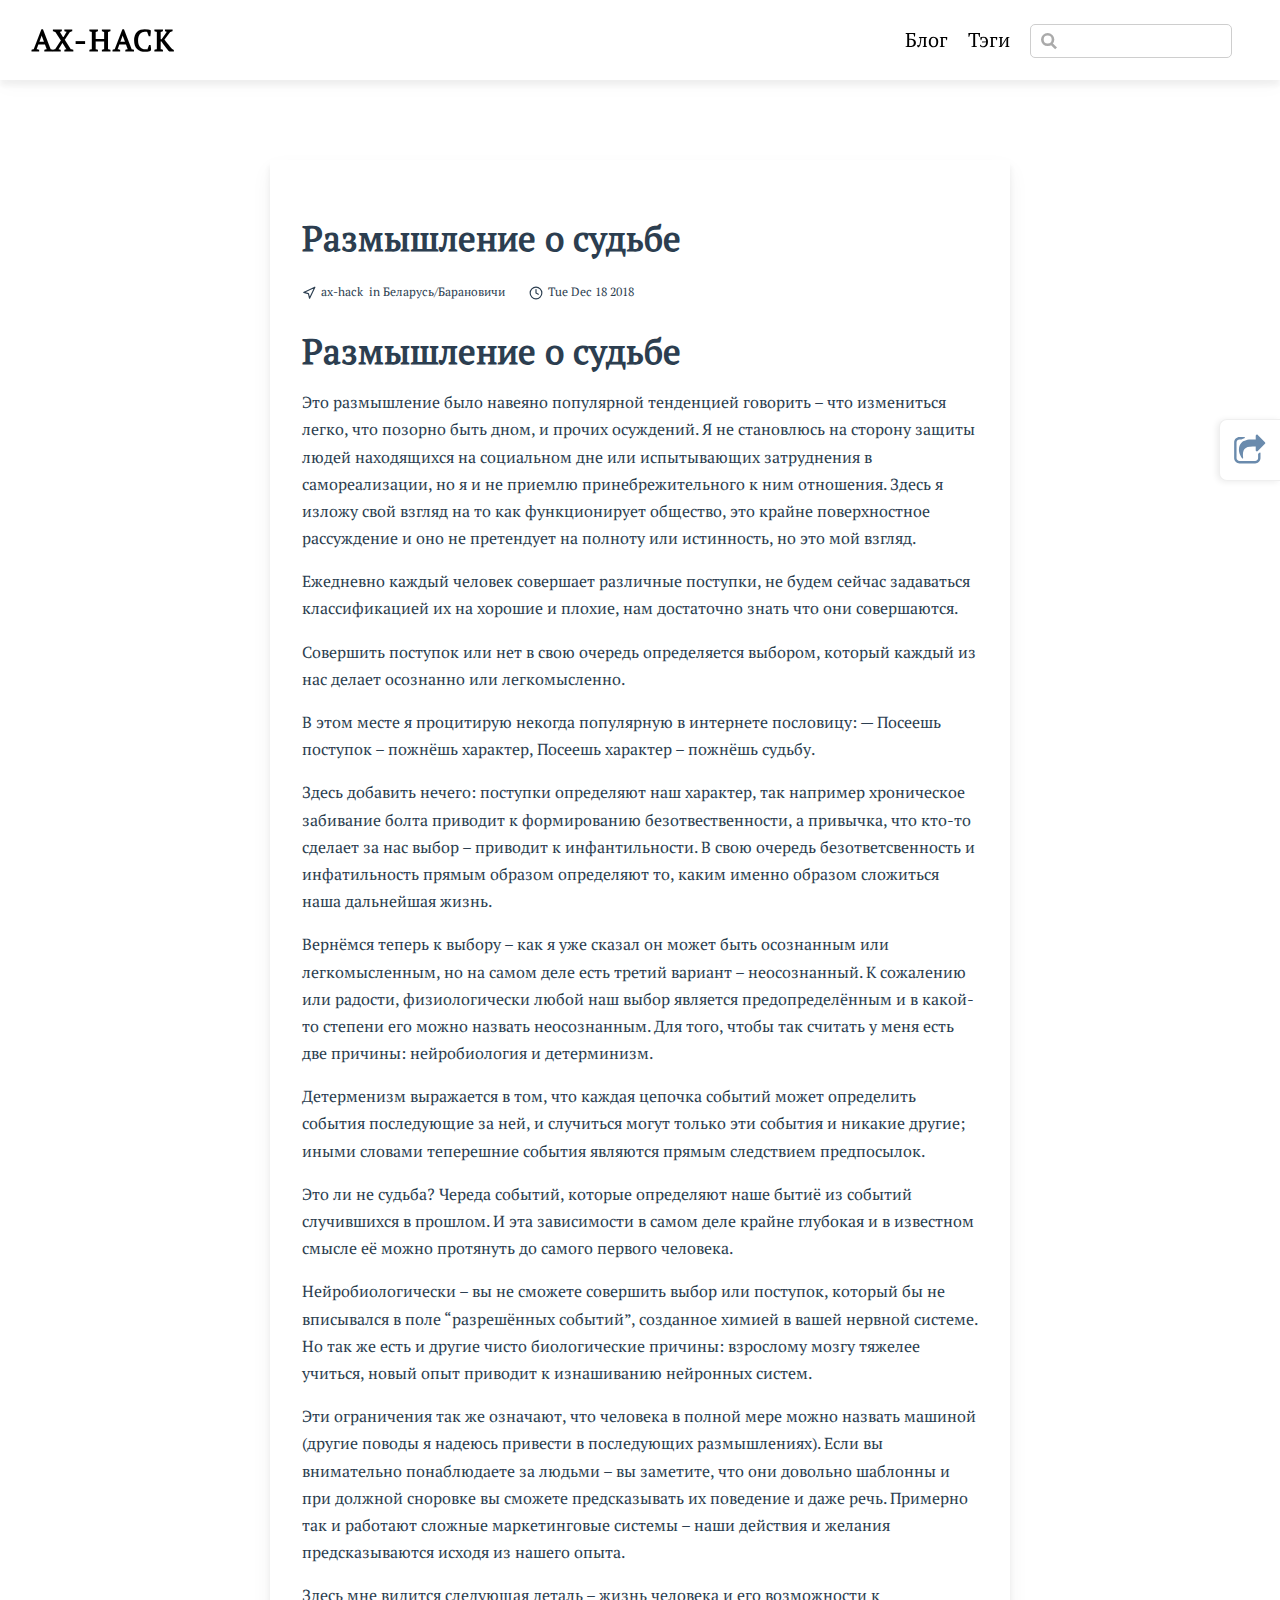
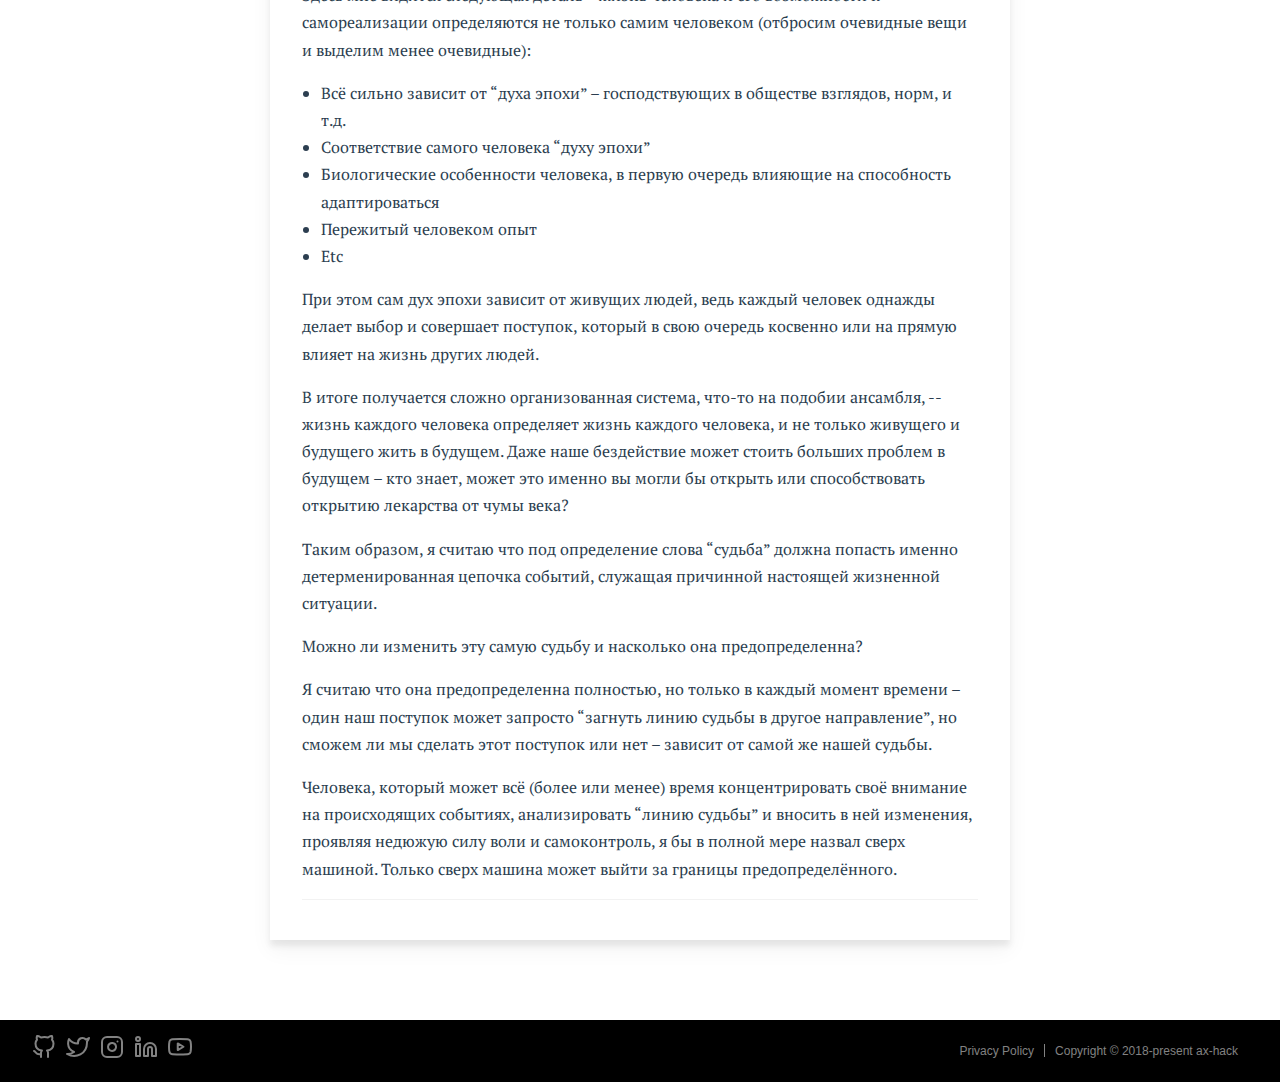
<file: 2018/12/18/phil-thinking-about-fate/index.html>
<!DOCTYPE html>
<html lang="en-US">
  <head>
    <meta charset="utf-8">
    <meta name="viewport" content="width=device-width,initial-scale=1">
    <title>Размышление о судьбе | Ax-hack</title>
    <meta name="description" content="

Это размышление было навеяно популярной тенденцией говорить – что измениться легко, что позорно быть дном, и прочих осуждений.
Я не становлюсь на сторону защиты людей находящихся на социальном дне и ...">
    <meta name="generator" content="VuePress 1.4.0">
    <link rel="alternate" type="application/rss+xml" href="https://ax-hack.info/rss.xml" title="Ax-hack RSS Feed">
  <link rel="alternate" type="application/atom+xml" href="https://ax-hack.info/feed.atom" title="Ax-hack Atom Feed">
  <link rel="alternate" type="application/json" href="https://ax-hack.info/feed.json" title="Ax-hack JSON Feed">
    
    <link rel="preload" href="/assets/css/0.styles.3ce694b2.css" as="style"><link rel="preload" href="/assets/js/app.c0437c75.js" as="script"><link rel="preload" href="/assets/js/6.1ddc69b9.js" as="script"><link rel="preload" href="/assets/js/4.2cd67aa1.js" as="script"><link rel="preload" href="/assets/js/19.fa9016f4.js" as="script"><link rel="preload" href="/assets/js/7.687f7eb9.js" as="script"><link rel="prefetch" href="/assets/js/1.0a158916.js"><link rel="prefetch" href="/assets/js/10.7532bedd.js"><link rel="prefetch" href="/assets/js/11.df255dde.js"><link rel="prefetch" href="/assets/js/12.01c7bc7c.js"><link rel="prefetch" href="/assets/js/13.9ad81066.js"><link rel="prefetch" href="/assets/js/14.a6f8fbcf.js"><link rel="prefetch" href="/assets/js/15.69111229.js"><link rel="prefetch" href="/assets/js/16.8f07a3a0.js"><link rel="prefetch" href="/assets/js/17.7765575b.js"><link rel="prefetch" href="/assets/js/18.cd59b9e6.js"><link rel="prefetch" href="/assets/js/20.1eb58e15.js"><link rel="prefetch" href="/assets/js/21.ee451f6d.js"><link rel="prefetch" href="/assets/js/22.583ff9c6.js"><link rel="prefetch" href="/assets/js/23.129f4023.js"><link rel="prefetch" href="/assets/js/24.8f56878e.js"><link rel="prefetch" href="/assets/js/5.66669497.js"><link rel="prefetch" href="/assets/js/8.5a6a699b.js"><link rel="prefetch" href="/assets/js/9.4dde2995.js"><link rel="prefetch" href="/assets/js/vuejs-paginate.18af9619.js">
    <link rel="stylesheet" href="/assets/css/0.styles.3ce694b2.css">
  </head>
  <body>
    <div id="app" data-server-rendered="true"><div id="vuepress-theme-blog__global-layout"><section id="header-wrapper"><header id="header"><div class="header-wrapper"><div class="title"><a href="/" class="nav-link home-link">Ax-hack </a></div> <div class="header-right-wrap"><ul class="nav"><li class="nav-item"><a href="/" class="nav-link">Блог</a></li><li class="nav-item"><a href="/tag/" class="nav-link">Тэги</a></li></ul> <div class="search-box"><input aria-label="Search" autocomplete="off" spellcheck="false" value=""> <!----></div> <!----></div></div></header></section> <div id="mobile-header"><div class="mobile-header-bar"><div class="mobile-header-title"><a href="/" class="nav-link mobile-home-link">Ax-hack </a> <svg xmlns="http://www.w3.org/2000/svg" width="24" height="24" viewBox="0 0 24 24" fill="none" stroke="currentColor" stroke-width="2" stroke-linecap="round" stroke-linejoin="round" class="feather feather-menu"><line x1="3" y1="12" x2="21" y2="12"></line><line x1="3" y1="6" x2="21" y2="6"></line><line x1="3" y1="18" x2="21" y2="18"></line></svg></div> <div class="mobile-menu-wrapper"><hr class="menu-divider"> <ul class="mobile-nav"><li class="mobile-nav-item"><a href="/" class="nav-link">Блог</a></li><li class="mobile-nav-item"><a href="/tag/" class="nav-link">Тэги</a></li> <li class="mobile-nav-item"><!----></li></ul></div></div></div> <div class="content-wrapper"><div id="vuepress-theme-blog__post-layout"><article itemscope="itemscope" itemtype="https://schema.org/BlogPosting" class="vuepress-blog-theme-content"><header><h1 itemprop="name headline" class="post-title">
        Размышление о судьбе
      </h1> <div class="post-meta"><div itemprop="publisher author" itemtype="http://schema.org/Person" itemscope="itemscope" class="post-meta-author"><svg xmlns="http://www.w3.org/2000/svg" width="24" height="24" viewBox="0 0 24 24" fill="none" stroke="currentColor" stroke-width="2" stroke-linecap="round" stroke-linejoin="round" class="feather feather-navigation"><polygon points="3 11 22 2 13 21 11 13 3 11"></polygon></svg> <span itemprop="name">ax-hack</span> <span itemprop="address">   in Беларусь/Барановичи</span></div> <div class="post-meta-date"><svg xmlns="http://www.w3.org/2000/svg" width="24" height="24" viewBox="0 0 24 24" fill="none" stroke="currentColor" stroke-width="2" stroke-linecap="round" stroke-linejoin="round" class="feather feather-clock"><circle cx="12" cy="12" r="10"></circle><polyline points="12 6 12 12 16 14"></polyline></svg> <time pubdate itemprop="datePublished" datetime="2018-12-18T00:00:00.000Z">
      Tue Dec 18 2018
    </time></div> <!----></div></header> <div itemprop="articleBody" class="content__default"><h1 id="размышnение-о-судьбе"><a href="#размышnение-о-судьбе" class="header-anchor">#</a> Размышление о судьбе</h1> <p>Это размышление было навеяно популярной тенденцией говорить – что измениться легко, что позорно быть дном, и прочих осуждений.
Я не становлюсь на сторону защиты людей находящихся на социальном дне или испытывающих затруднения в самореализации, но я и не приемлю принебрежительного к ним отношения. Здесь я изложу свой взгляд на то как функционирует общество, это крайне поверхностное рассуждение и оно не претендует на полноту или истинность, но это мой взгляд.</p> <p>Ежедневно каждый человек совершает различные поступки, не будем сейчас задаваться классификацией их на хорошие и плохие, нам достаточно знать что они совершаются.</p> <p>Совершить поступок или нет в свою очередь определяется выбором, который каждый из нас делает осознанно или легкомысленно.</p> <p>В этом месте я процитирую некогда популярную в интернете пословицу:
— Посеешь поступок – пожнёшь характер,
Посеешь характер – пожнёшь судьбу.</p> <p>Здесь добавить нечего: поступки определяют наш характер, так например хроническое забивание болта приводит к формированию безотвественности, а привычка, что кто-то сделает за нас выбор – приводит к инфантильности. В свою очередь безответсвенность и инфатильность прямым образом определяют то, каким именно образом сложиться наша дальнейшая жизнь.</p> <p>Вернёмся теперь к выбору – как я уже сказал он может быть осознанным или легкомысленным, но на самом деле есть третий вариант – неосознанный. К сожалению или радости, физиологически любой наш выбор является предопределённым и в какой-то степени его можно назвать неосознанным.
Для того, чтобы так считать у меня есть две причины: нейробиология и детерминизм.</p> <p>Детерменизм выражается в том, что каждая цепочка событий может определить события последующие за ней, и случиться могут только эти события и никакие другие; иными словами теперешние события являются прямым следствием предпосылок.</p> <p>Это ли не судьба? Череда событий, которые определяют наше бытиё из событий случившихся в прошлом. И эта зависимости в самом деле крайне глубокая и в известном смысле её можно протянуть до самого первого человека.</p> <p>Нейробиологически – вы не сможете совершить выбор или поступок, который бы не вписывался в поле “разрешённых событий”, созданное химией в вашей нервной системе. Но так же есть и другие чисто биологические причины: взрослому мозгу тяжелее учиться, новый опыт приводит к изнашиванию нейронных систем.</p> <p>Эти ограничения так же означают, что человека в полной мере можно назвать машиной (другие поводы я надеюсь привести в последующих размышлениях).
Если вы внимательно понаблюдаете за людьми – вы заметите, что они довольно шаблонны и при должной сноровке вы сможете предсказывать их поведение и даже речь. Примерно так и работают сложные маркетинговые системы – наши действия и желания предсказываются исходя из нашего опыта.</p> <p>Здесь мне видится следующая деталь – жизнь человека и его возможности к самореализации определяются не только самим человеком (отбросим очевидные вещи и выделим менее очевидные):</p> <ul><li>Всё сильно зависит от “духа эпохи” – господствующих в обществе взглядов, норм, и т.д.</li> <li>Соответствие самого человека “духу эпохи”</li> <li>Биологические особенности человека, в первую очередь влияющие на способность адаптироваться</li> <li>Пережитый человеком опыт</li> <li>Etc</li></ul> <p>При этом сам дух эпохи зависит от живущих людей, ведь каждый человек однажды делает выбор и совершает поступок, который в свою очередь косвенно или на прямую влияет на жизнь других людей.</p> <p>В итоге получается сложно организованная система, что-то на подобии ансамбля, -- жизнь каждого человека определяет жизнь каждого человека, и не только живущего и будущего жить в будущем.
Даже наше бездействие может стоить больших проблем в будущем – кто знает, может это именно вы могли бы открыть или способствовать открытию лекарства от чумы века?</p> <p>Таким образом, я считаю что под определение слова “судьба” должна попасть именно детерменированная цепочка событий, служащая причинной настоящей жизненной ситуации.</p> <p>Можно ли изменить эту самую судьбу и насколько она предопределенна?</p> <p>Я считаю что она предопределенна полностью, но только в каждый момент времени – один наш поступок может запросто “загнуть линию судьбы в другое направление”, но сможем ли мы сделать этот поступок или нет – зависит от самой же нашей судьбы.</p> <p>Человека, который может всё (более или менее) время концентрировать своё внимание на происходящих событиях, анализировать “линию судьбы” и вносить в ней изменения, проявляя недюжую силу воли и самоконтроль, я бы в полной мере назвал сверх машиной.
Только сверх машина может выйти за границы предопределённого.</p></div> <footer><!----> <hr> <!----></footer></article> <!----></div></div> <footer class="footer" data-v-fdbf4940><div class="footer-left-wrap" data-v-fdbf4940><ul class="contact" data-v-fdbf4940><li class="contact-item" data-v-fdbf4940><a href="https://github.com/ax-hack" target="_blank" rel="noopener noreferrer" class="nav-link external" data-v-fdbf4940><svg xmlns="http://www.w3.org/2000/svg" width="24" height="24" viewBox="0 0 24 24" fill="none" stroke="currentColor" stroke-width="2" stroke-linecap="round" stroke-linejoin="round" class="feather feather-github" data-v-fdbf4940><path d="M9 19c-5 1.5-5-2.5-7-3m14 6v-3.87a3.37 3.37 0 0 0-.94-2.61c3.14-.35 6.44-1.54 6.44-7A5.44 5.44 0 0 0 20 4.77 5.07 5.07 0 0 0 19.91 1S18.73.65 16 2.48a13.38 13.38 0 0 0-7 0C6.27.65 5.09 1 5.09 1A5.07 5.07 0 0 0 5 4.77a5.44 5.44 0 0 0-1.5 3.78c0 5.42 3.3 6.61 6.44 7A3.37 3.37 0 0 0 9 18.13V22" data-v-fdbf4940></path></svg>
          
        </a></li><li class="contact-item" data-v-fdbf4940><a href="https://twitter.com/rwdagency" target="_blank" rel="noopener noreferrer" class="nav-link external" data-v-fdbf4940><svg xmlns="http://www.w3.org/2000/svg" width="24" height="24" viewBox="0 0 24 24" fill="none" stroke="currentColor" stroke-width="2" stroke-linecap="round" stroke-linejoin="round" class="feather feather-twitter" data-v-fdbf4940><path d="M23 3a10.9 10.9 0 0 1-3.14 1.53 4.48 4.48 0 0 0-7.86 3v1A10.66 10.66 0 0 1 3 4s-4 9 5 13a11.64 11.64 0 0 1-7 2c9 5 20 0 20-11.5a4.5 4.5 0 0 0-.08-.83A7.72 7.72 0 0 0 23 3z" data-v-fdbf4940></path></svg>
          
        </a></li><li class="contact-item" data-v-fdbf4940><a href="https://instagram.com/ax.hack" target="_blank" rel="noopener noreferrer" class="nav-link external" data-v-fdbf4940><svg xmlns="http://www.w3.org/2000/svg" width="24" height="24" viewBox="0 0 24 24" fill="none" stroke="currentColor" stroke-width="2" stroke-linecap="round" stroke-linejoin="round" class="feather feather-instagram" data-v-fdbf4940><rect x="2" y="2" width="20" height="20" rx="5" ry="5" data-v-fdbf4940></rect><path d="M16 11.37A4 4 0 1 1 12.63 8 4 4 0 0 1 16 11.37z" data-v-fdbf4940></path><line x1="17.5" y1="6.5" x2="17.5" y2="6.5" data-v-fdbf4940></line></svg>
          
        </a></li><li class="contact-item" data-v-fdbf4940><a href="https://www.linkedin.com/in/flying-guillotine/" target="_blank" rel="noopener noreferrer" class="nav-link external" data-v-fdbf4940><svg xmlns="http://www.w3.org/2000/svg" width="24" height="24" viewBox="0 0 24 24" fill="none" stroke="currentColor" stroke-width="2" stroke-linecap="round" stroke-linejoin="round" class="feather feather-linkedin" data-v-fdbf4940><path d="M16 8a6 6 0 0 1 6 6v7h-4v-7a2 2 0 0 0-2-2 2 2 0 0 0-2 2v7h-4v-7a6 6 0 0 1 6-6z" data-v-fdbf4940></path><rect x="2" y="9" width="4" height="12" data-v-fdbf4940></rect><circle cx="4" cy="4" r="2" data-v-fdbf4940></circle></svg>
          
        </a></li><li class="contact-item" data-v-fdbf4940><a href="https://www.youtube.com/channel/UCR6qyg49SJrU2GrYLJTomhA/" target="_blank" rel="noopener noreferrer" class="nav-link external" data-v-fdbf4940><svg xmlns="http://www.w3.org/2000/svg" width="24" height="24" viewBox="0 0 24 24" fill="none" stroke="currentColor" stroke-width="2" stroke-linecap="round" stroke-linejoin="round" class="feather feather-youtube" data-v-fdbf4940><path d="M22.54 6.42a2.78 2.78 0 0 0-1.94-2C18.88 4 12 4 12 4s-6.88 0-8.6.46a2.78 2.78 0 0 0-1.94 2A29 29 0 0 0 1 11.75a29 29 0 0 0 .46 5.33A2.78 2.78 0 0 0 3.4 19c1.72.46 8.6.46 8.6.46s6.88 0 8.6-.46a2.78 2.78 0 0 0 1.94-2 29 29 0 0 0 .46-5.25 29 29 0 0 0-.46-5.33z" data-v-fdbf4940></path><polygon points="9.75 15.02 15.5 11.75 9.75 8.48 9.75 15.02" data-v-fdbf4940></polygon></svg>
          
        </a></li></ul></div> <div class="footer-right-wrap" data-v-fdbf4940><ul class="copyright" data-v-fdbf4940><li class="copyright-item" data-v-fdbf4940><a href="https://policies.google.com/privacy?hl=en-US" target="_blank" rel="noopener noreferrer" class="nav-link external" data-v-fdbf4940>Privacy Policy</a></li><li class="copyright-item" data-v-fdbf4940><a href="/2018/12/18/phil-thinking-about-fate/.html#" class="nav-link" data-v-fdbf4940>Copyright © 2018-present ax-hack</a></li></ul></div></footer></div><div class="global-ui"><!----><div class="reading-progress top" data-v-21b39eda><div class="progress" data-v-21b39eda></div></div><!----></div></div>
    <script src="/assets/js/app.c0437c75.js" defer></script><script src="/assets/js/6.1ddc69b9.js" defer></script><script src="/assets/js/4.2cd67aa1.js" defer></script><script src="/assets/js/19.fa9016f4.js" defer></script><script src="/assets/js/7.687f7eb9.js" defer></script>
  </body>
</html>
</file>
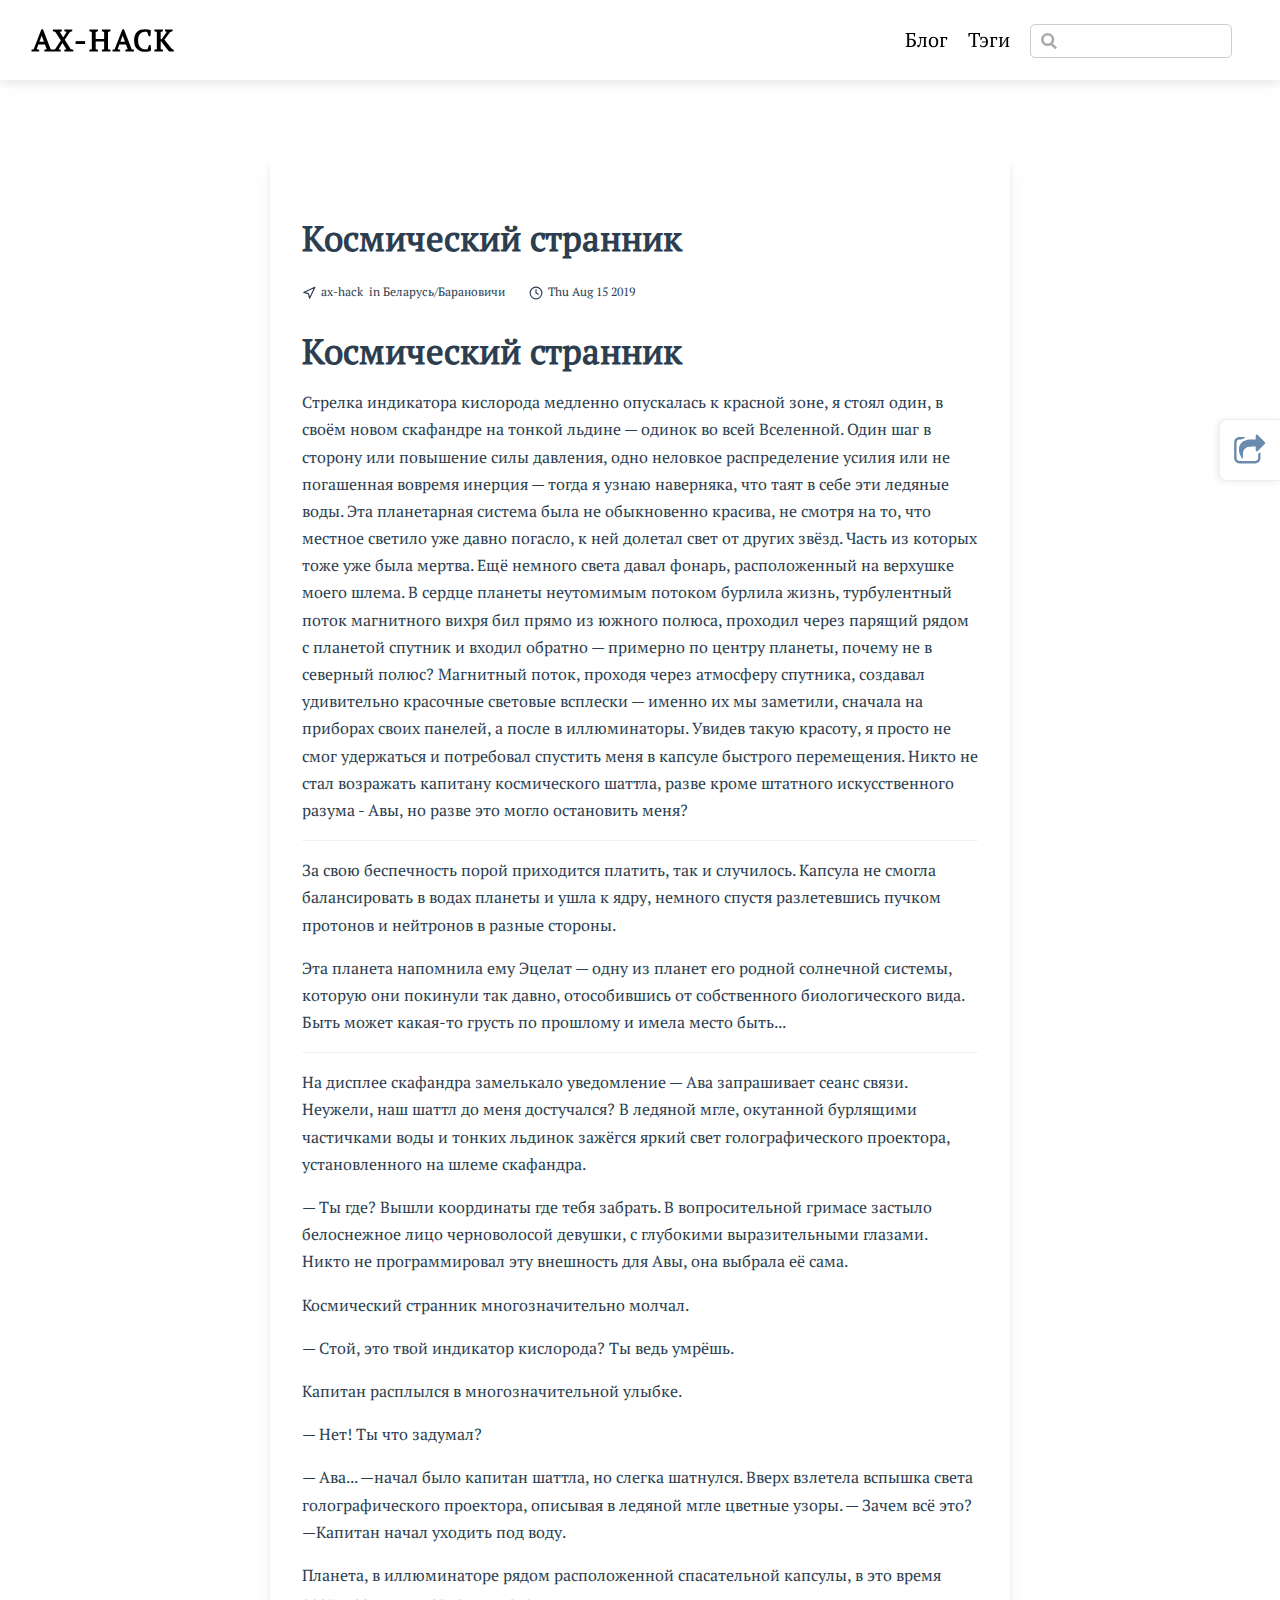
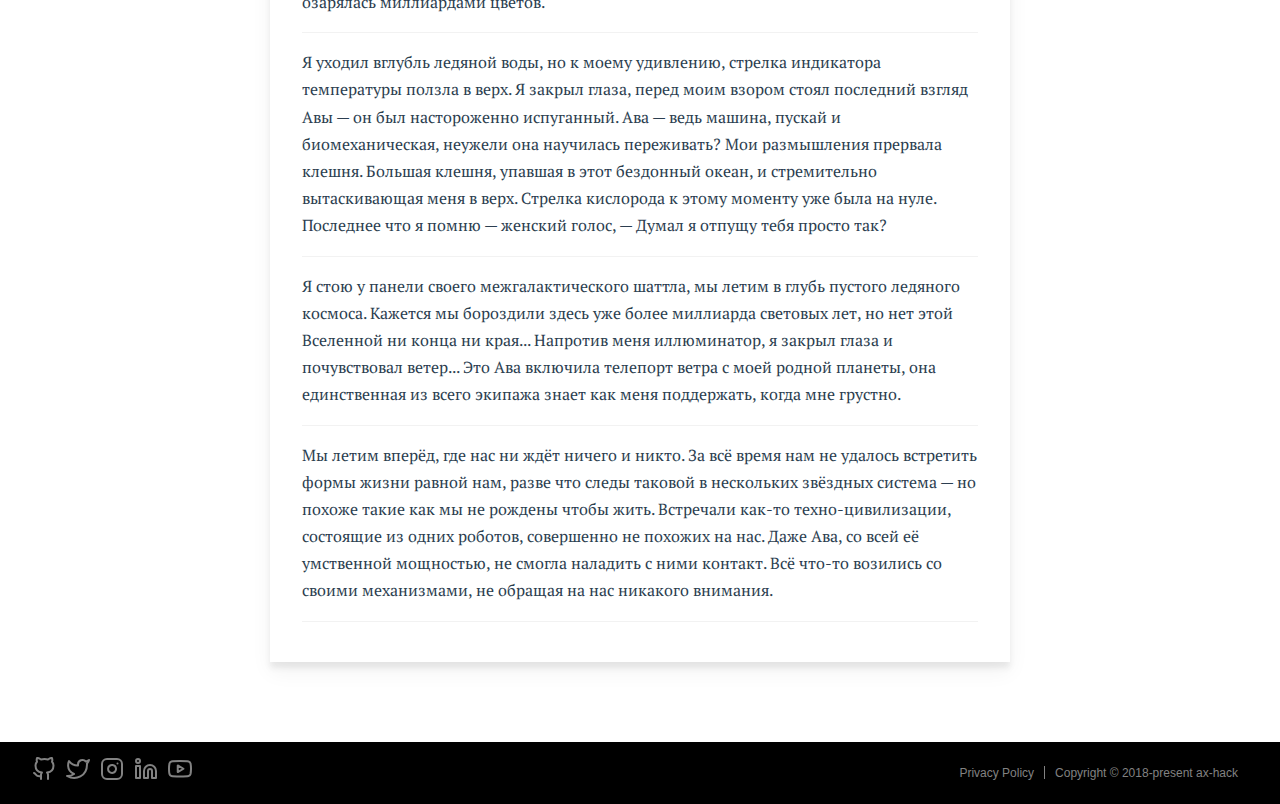
<file: 2019/08/15/creation-space-wanderer/index.html>
<!DOCTYPE html>
<html lang="en-US">
  <head>
    <meta charset="utf-8">
    <meta name="viewport" content="width=device-width,initial-scale=1">
    <title>Космический странник | Ax-hack</title>
    <meta name="description" content="

Стрелка индикатора кислорода медленно опускалась к красной зоне, я стоял один, в своём новом скафандре на тонкой льдине — одинок во всей Вселенной. Один шаг в сторону или повышение силы давления, од ...">
    <meta name="generator" content="VuePress 1.4.0">
    <link rel="alternate" type="application/rss+xml" href="https://ax-hack.info/rss.xml" title="Ax-hack RSS Feed">
  <link rel="alternate" type="application/atom+xml" href="https://ax-hack.info/feed.atom" title="Ax-hack Atom Feed">
  <link rel="alternate" type="application/json" href="https://ax-hack.info/feed.json" title="Ax-hack JSON Feed">
    
    <link rel="preload" href="/assets/css/0.styles.3ce694b2.css" as="style"><link rel="preload" href="/assets/js/app.c0437c75.js" as="script"><link rel="preload" href="/assets/js/6.1ddc69b9.js" as="script"><link rel="preload" href="/assets/js/4.2cd67aa1.js" as="script"><link rel="preload" href="/assets/js/20.1eb58e15.js" as="script"><link rel="preload" href="/assets/js/7.687f7eb9.js" as="script"><link rel="prefetch" href="/assets/js/1.0a158916.js"><link rel="prefetch" href="/assets/js/10.7532bedd.js"><link rel="prefetch" href="/assets/js/11.df255dde.js"><link rel="prefetch" href="/assets/js/12.01c7bc7c.js"><link rel="prefetch" href="/assets/js/13.9ad81066.js"><link rel="prefetch" href="/assets/js/14.a6f8fbcf.js"><link rel="prefetch" href="/assets/js/15.69111229.js"><link rel="prefetch" href="/assets/js/16.8f07a3a0.js"><link rel="prefetch" href="/assets/js/17.7765575b.js"><link rel="prefetch" href="/assets/js/18.cd59b9e6.js"><link rel="prefetch" href="/assets/js/19.fa9016f4.js"><link rel="prefetch" href="/assets/js/21.ee451f6d.js"><link rel="prefetch" href="/assets/js/22.583ff9c6.js"><link rel="prefetch" href="/assets/js/23.129f4023.js"><link rel="prefetch" href="/assets/js/24.8f56878e.js"><link rel="prefetch" href="/assets/js/5.66669497.js"><link rel="prefetch" href="/assets/js/8.5a6a699b.js"><link rel="prefetch" href="/assets/js/9.4dde2995.js"><link rel="prefetch" href="/assets/js/vuejs-paginate.18af9619.js">
    <link rel="stylesheet" href="/assets/css/0.styles.3ce694b2.css">
  </head>
  <body>
    <div id="app" data-server-rendered="true"><div id="vuepress-theme-blog__global-layout"><section id="header-wrapper"><header id="header"><div class="header-wrapper"><div class="title"><a href="/" class="nav-link home-link">Ax-hack </a></div> <div class="header-right-wrap"><ul class="nav"><li class="nav-item"><a href="/" class="nav-link">Блог</a></li><li class="nav-item"><a href="/tag/" class="nav-link">Тэги</a></li></ul> <div class="search-box"><input aria-label="Search" autocomplete="off" spellcheck="false" value=""> <!----></div> <!----></div></div></header></section> <div id="mobile-header"><div class="mobile-header-bar"><div class="mobile-header-title"><a href="/" class="nav-link mobile-home-link">Ax-hack </a> <svg xmlns="http://www.w3.org/2000/svg" width="24" height="24" viewBox="0 0 24 24" fill="none" stroke="currentColor" stroke-width="2" stroke-linecap="round" stroke-linejoin="round" class="feather feather-menu"><line x1="3" y1="12" x2="21" y2="12"></line><line x1="3" y1="6" x2="21" y2="6"></line><line x1="3" y1="18" x2="21" y2="18"></line></svg></div> <div class="mobile-menu-wrapper"><hr class="menu-divider"> <ul class="mobile-nav"><li class="mobile-nav-item"><a href="/" class="nav-link">Блог</a></li><li class="mobile-nav-item"><a href="/tag/" class="nav-link">Тэги</a></li> <li class="mobile-nav-item"><!----></li></ul></div></div></div> <div class="content-wrapper"><div id="vuepress-theme-blog__post-layout"><article itemscope="itemscope" itemtype="https://schema.org/BlogPosting" class="vuepress-blog-theme-content"><header><h1 itemprop="name headline" class="post-title">
        Космический странник
      </h1> <div class="post-meta"><div itemprop="publisher author" itemtype="http://schema.org/Person" itemscope="itemscope" class="post-meta-author"><svg xmlns="http://www.w3.org/2000/svg" width="24" height="24" viewBox="0 0 24 24" fill="none" stroke="currentColor" stroke-width="2" stroke-linecap="round" stroke-linejoin="round" class="feather feather-navigation"><polygon points="3 11 22 2 13 21 11 13 3 11"></polygon></svg> <span itemprop="name">ax-hack</span> <span itemprop="address">   in Беларусь/Барановичи</span></div> <div class="post-meta-date"><svg xmlns="http://www.w3.org/2000/svg" width="24" height="24" viewBox="0 0 24 24" fill="none" stroke="currentColor" stroke-width="2" stroke-linecap="round" stroke-linejoin="round" class="feather feather-clock"><circle cx="12" cy="12" r="10"></circle><polyline points="12 6 12 12 16 14"></polyline></svg> <time pubdate itemprop="datePublished" datetime="2019-08-15T00:00:00.000Z">
      Thu Aug 15 2019
    </time></div> <!----></div></header> <div itemprop="articleBody" class="content__default"><h1 id="космический-странник"><a href="#космический-странник" class="header-anchor">#</a> Космический странник</h1> <p>Стрелка индикатора кислорода медленно опускалась к красной зоне, я стоял один, в своём новом скафандре на тонкой льдине — одинок во всей Вселенной. Один шаг в сторону или повышение силы давления, одно неловкое распределение усилия или не погашенная вовремя инерция — тогда я узнаю наверняка, что таят в себе эти ледяные воды.
Эта планетарная система была не обыкновенно красива, не смотря на то, что местное светило уже давно погасло, к ней долетал свет от других звёзд. Часть из которых тоже уже была мертва. Ещё немного света давал фонарь, расположенный на верхушке моего шлема.
В сердце планеты неутомимым потоком бурлила жизнь, турбулентный поток магнитного вихря бил прямо из южного полюса, проходил через парящий рядом с планетой спутник и входил обратно — примерно по центру планеты, почему не в северный полюс?
Магнитный поток, проходя через атмосферу спутника, создавал удивительно красочные световые всплески — именно их мы заметили, сначала на приборах своих панелей, а после в иллюминаторы. Увидев такую красоту, я просто не смог удержаться и потребовал спустить меня в капсуле быстрого перемещения. Никто не стал возражать капитану космического шаттла, разве кроме штатного искусственного разума - Авы, но разве это могло остановить меня?</p> <hr> <p>За свою беспечность порой приходится платить, так и случилось. Капсула не смогла балансировать в водах планеты и ушла к ядру, немного спустя разлетевшись пучком протонов и нейтронов в разные стороны.</p> <p>Эта планета напомнила ему Эцелат — одну из планет его родной солнечной системы, которую они покинули так давно, отособившись от собственного биологического вида. Быть может какая-то грусть по прошлому и имела место быть...</p> <hr> <p>На дисплее скафандра замелькало уведомление — Ава запрашивает сеанс связи. Неужели, наш шаттл до меня достучался?
В ледяной мгле, окутанной бурлящими частичками воды и тонких льдинок зажёгся яркий свет голографического проектора, установленного на шлеме скафандра.</p> <p>— Ты где? Вышли координаты где тебя забрать. В вопросительной гримасе застыло белоснежное лицо черноволосой девушки, с глубокими выразительными глазами. Никто не программировал эту внешность для Авы, она выбрала её сама.</p> <p>Космический странник многозначительно молчал.</p> <p>— Стой, это твой индикатор кислорода? Ты ведь умрёшь.</p> <p>Капитан расплылся в многозначительной улыбке.</p> <p>— Нет! Ты что задумал?</p> <p>— Ава... —начал было капитан шаттла, но слегка шатнулся. Вверх взлетела вспышка света голографического проектора, описывая в ледяной мгле цветные узоры. — Зачем всё это? —Капитан начал уходить под воду.</p> <p>Планета, в иллюминаторе рядом расположенной спасательной капсулы, в это время озарялась миллиардами цветов.</p> <hr> <p>Я уходил вглубль ледяной воды, но к моему удивлению, стрелка индикатора температуры ползла в верх. Я закрыл глаза, перед моим взором стоял последний взгляд Авы — он был настороженно испуганный. Ава — ведь машина, пускай и биомеханическая, неужели она научилась переживать?
Мои размышления прервала клешня. Большая клешня, упавшая в этот бездонный океан, и стремительно вытаскивающая меня в верх. Стрелка кислорода к этому моменту уже была на нуле. Последнее что я помню — женский голос, — Думал я отпущу тебя просто так?</p> <hr> <p>Я стою у панели своего межгалактического шаттла, мы летим в глубь пустого ледяного космоса. Кажется мы бороздили здесь уже более миллиарда световых лет, но нет этой Вселенной ни конца ни края...
Напротив меня иллюминатор, я закрыл глаза и почувствовал ветер... Это Ава включила телепорт ветра с моей родной планеты, она единственная из всего экипажа знает как меня поддержать, когда мне грустно.</p> <hr> <p>Мы летим вперёд, где нас ни ждёт ничего и никто. За всё время нам не удалось встретить формы жизни равной нам, разве что следы таковой в нескольких звёздных система — но похоже такие как мы не рождены чтобы жить.
Встречали как-то техно-цивилизации, состоящие из одних роботов, совершенно не похожих на нас. Даже Ава, со всей её умственной мощностью, не смогла наладить с ними контакт. Всё что-то возились со своими механизмами, не обращая на нас никакого внимания.</p></div> <footer><!----> <hr> <!----></footer></article> <!----></div></div> <footer class="footer" data-v-fdbf4940><div class="footer-left-wrap" data-v-fdbf4940><ul class="contact" data-v-fdbf4940><li class="contact-item" data-v-fdbf4940><a href="https://github.com/ax-hack" target="_blank" rel="noopener noreferrer" class="nav-link external" data-v-fdbf4940><svg xmlns="http://www.w3.org/2000/svg" width="24" height="24" viewBox="0 0 24 24" fill="none" stroke="currentColor" stroke-width="2" stroke-linecap="round" stroke-linejoin="round" class="feather feather-github" data-v-fdbf4940><path d="M9 19c-5 1.5-5-2.5-7-3m14 6v-3.87a3.37 3.37 0 0 0-.94-2.61c3.14-.35 6.44-1.54 6.44-7A5.44 5.44 0 0 0 20 4.77 5.07 5.07 0 0 0 19.91 1S18.73.65 16 2.48a13.38 13.38 0 0 0-7 0C6.27.65 5.09 1 5.09 1A5.07 5.07 0 0 0 5 4.77a5.44 5.44 0 0 0-1.5 3.78c0 5.42 3.3 6.61 6.44 7A3.37 3.37 0 0 0 9 18.13V22" data-v-fdbf4940></path></svg>
          
        </a></li><li class="contact-item" data-v-fdbf4940><a href="https://twitter.com/rwdagency" target="_blank" rel="noopener noreferrer" class="nav-link external" data-v-fdbf4940><svg xmlns="http://www.w3.org/2000/svg" width="24" height="24" viewBox="0 0 24 24" fill="none" stroke="currentColor" stroke-width="2" stroke-linecap="round" stroke-linejoin="round" class="feather feather-twitter" data-v-fdbf4940><path d="M23 3a10.9 10.9 0 0 1-3.14 1.53 4.48 4.48 0 0 0-7.86 3v1A10.66 10.66 0 0 1 3 4s-4 9 5 13a11.64 11.64 0 0 1-7 2c9 5 20 0 20-11.5a4.5 4.5 0 0 0-.08-.83A7.72 7.72 0 0 0 23 3z" data-v-fdbf4940></path></svg>
          
        </a></li><li class="contact-item" data-v-fdbf4940><a href="https://instagram.com/ax.hack" target="_blank" rel="noopener noreferrer" class="nav-link external" data-v-fdbf4940><svg xmlns="http://www.w3.org/2000/svg" width="24" height="24" viewBox="0 0 24 24" fill="none" stroke="currentColor" stroke-width="2" stroke-linecap="round" stroke-linejoin="round" class="feather feather-instagram" data-v-fdbf4940><rect x="2" y="2" width="20" height="20" rx="5" ry="5" data-v-fdbf4940></rect><path d="M16 11.37A4 4 0 1 1 12.63 8 4 4 0 0 1 16 11.37z" data-v-fdbf4940></path><line x1="17.5" y1="6.5" x2="17.5" y2="6.5" data-v-fdbf4940></line></svg>
          
        </a></li><li class="contact-item" data-v-fdbf4940><a href="https://www.linkedin.com/in/flying-guillotine/" target="_blank" rel="noopener noreferrer" class="nav-link external" data-v-fdbf4940><svg xmlns="http://www.w3.org/2000/svg" width="24" height="24" viewBox="0 0 24 24" fill="none" stroke="currentColor" stroke-width="2" stroke-linecap="round" stroke-linejoin="round" class="feather feather-linkedin" data-v-fdbf4940><path d="M16 8a6 6 0 0 1 6 6v7h-4v-7a2 2 0 0 0-2-2 2 2 0 0 0-2 2v7h-4v-7a6 6 0 0 1 6-6z" data-v-fdbf4940></path><rect x="2" y="9" width="4" height="12" data-v-fdbf4940></rect><circle cx="4" cy="4" r="2" data-v-fdbf4940></circle></svg>
          
        </a></li><li class="contact-item" data-v-fdbf4940><a href="https://www.youtube.com/channel/UCR6qyg49SJrU2GrYLJTomhA/" target="_blank" rel="noopener noreferrer" class="nav-link external" data-v-fdbf4940><svg xmlns="http://www.w3.org/2000/svg" width="24" height="24" viewBox="0 0 24 24" fill="none" stroke="currentColor" stroke-width="2" stroke-linecap="round" stroke-linejoin="round" class="feather feather-youtube" data-v-fdbf4940><path d="M22.54 6.42a2.78 2.78 0 0 0-1.94-2C18.88 4 12 4 12 4s-6.88 0-8.6.46a2.78 2.78 0 0 0-1.94 2A29 29 0 0 0 1 11.75a29 29 0 0 0 .46 5.33A2.78 2.78 0 0 0 3.4 19c1.72.46 8.6.46 8.6.46s6.88 0 8.6-.46a2.78 2.78 0 0 0 1.94-2 29 29 0 0 0 .46-5.25 29 29 0 0 0-.46-5.33z" data-v-fdbf4940></path><polygon points="9.75 15.02 15.5 11.75 9.75 8.48 9.75 15.02" data-v-fdbf4940></polygon></svg>
          
        </a></li></ul></div> <div class="footer-right-wrap" data-v-fdbf4940><ul class="copyright" data-v-fdbf4940><li class="copyright-item" data-v-fdbf4940><a href="https://policies.google.com/privacy?hl=en-US" target="_blank" rel="noopener noreferrer" class="nav-link external" data-v-fdbf4940>Privacy Policy</a></li><li class="copyright-item" data-v-fdbf4940><a href="/2019/08/15/creation-space-wanderer/.html#" class="nav-link" data-v-fdbf4940>Copyright © 2018-present ax-hack</a></li></ul></div></footer></div><div class="global-ui"><!----><div class="reading-progress top" data-v-21b39eda><div class="progress" data-v-21b39eda></div></div><!----></div></div>
    <script src="/assets/js/app.c0437c75.js" defer></script><script src="/assets/js/6.1ddc69b9.js" defer></script><script src="/assets/js/4.2cd67aa1.js" defer></script><script src="/assets/js/20.1eb58e15.js" defer></script><script src="/assets/js/7.687f7eb9.js" defer></script>
  </body>
</html>
</file>
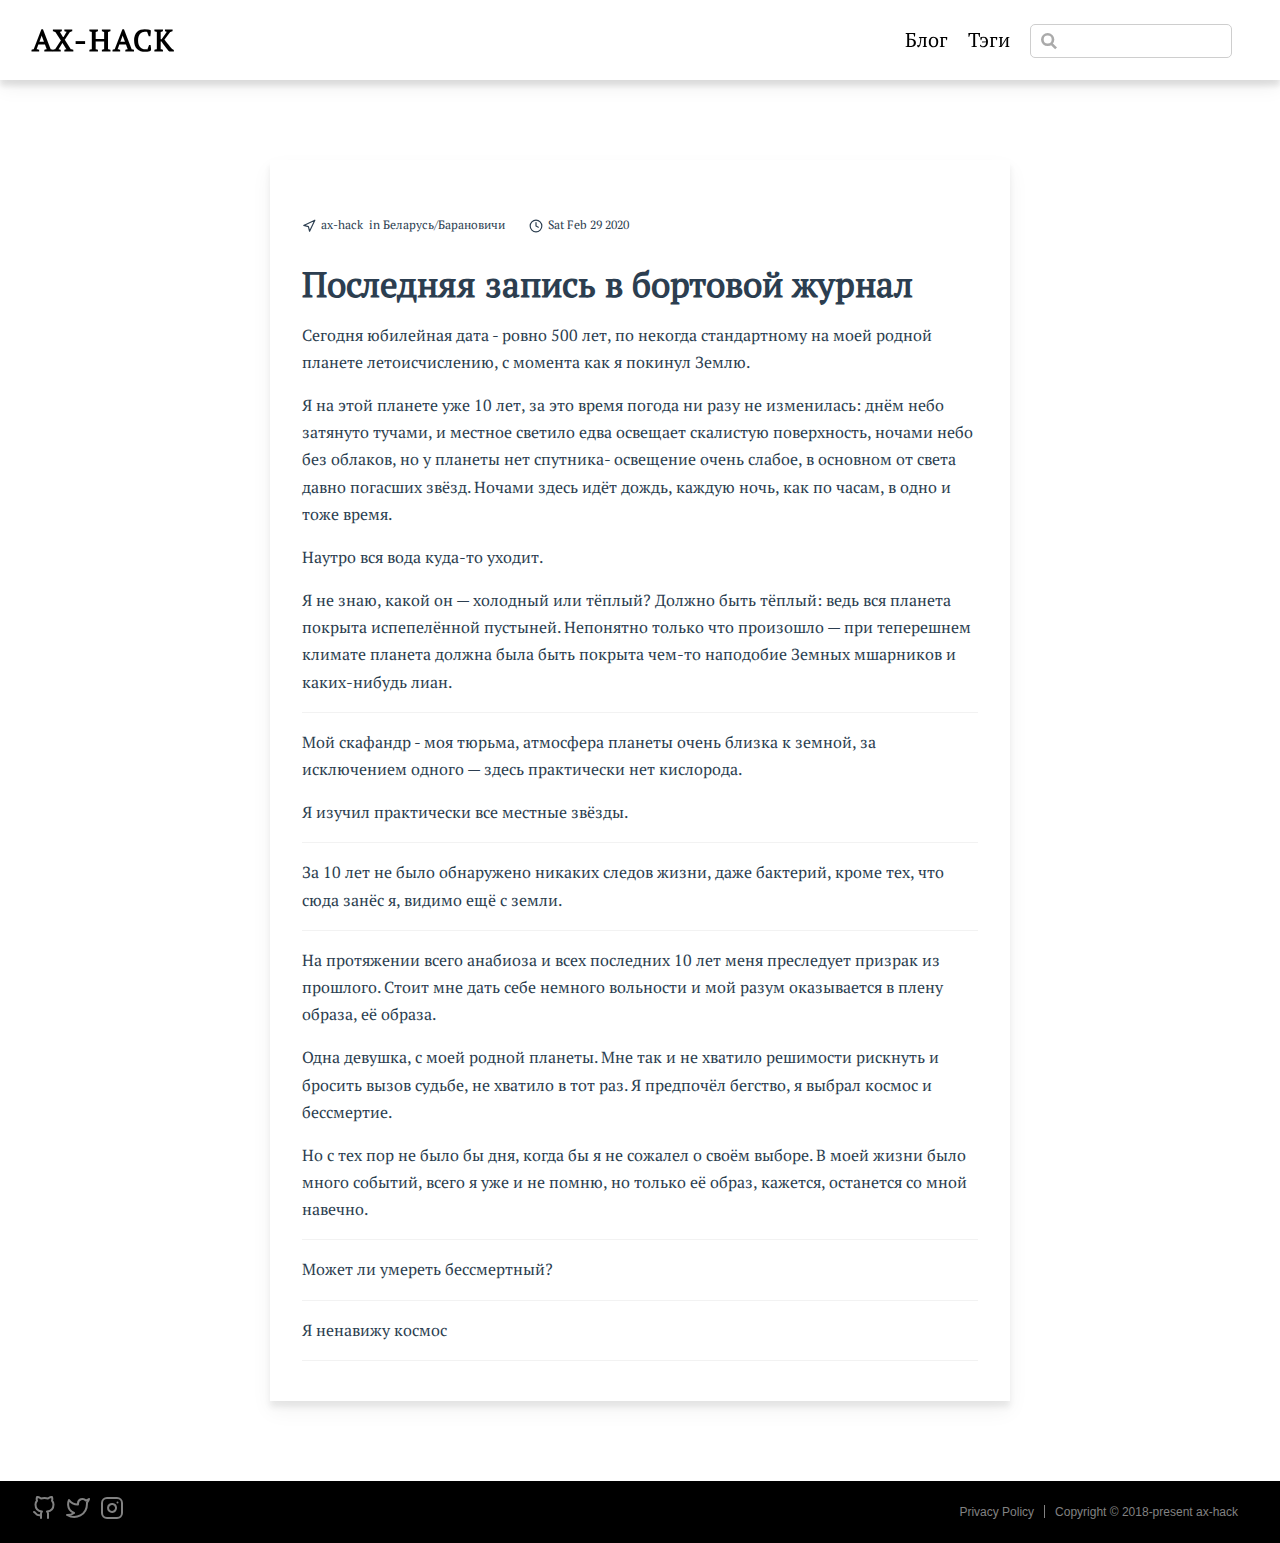
<file: 2020/02/29/creation-last-entry-in-the-logbook/index.html>
<!DOCTYPE html>
<html lang="en-US">
  <head>
    <meta charset="utf-8">
    <meta name="viewport" content="width=device-width,initial-scale=1">
    <title>Последняя запись в бортовой журнал | Ax-hack</title>
    <meta name="description" content="

Сегодня юбилейная дата - ровно 500 лет, по некогда стандартному на моей родной планете летоисчислению, с момента как я покинул Землю.

Я на этой планете уже 10 лет, за это время погода ни разу не из ...">
    <meta name="generator" content="VuePress 1.4.0">
    <link rel="alternate" type="application/rss+xml" href="https://ax-hack.info/rss.xml" title="Ax-hack RSS Feed">
  <link rel="alternate" type="application/atom+xml" href="https://ax-hack.info/feed.atom" title="Ax-hack Atom Feed">
  <link rel="alternate" type="application/json" href="https://ax-hack.info/feed.json" title="Ax-hack JSON Feed">
    
    <link rel="preload" href="/assets/css/0.styles.a18ef2f2.css" as="style"><link rel="preload" href="/assets/js/app.90f72a36.js" as="script"><link rel="preload" href="/assets/js/6.d9575d00.js" as="script"><link rel="preload" href="/assets/js/4.036242bc.js" as="script"><link rel="preload" href="/assets/js/19.5b6d59bf.js" as="script"><link rel="prefetch" href="/assets/js/1.6eae517c.js"><link rel="prefetch" href="/assets/js/10.63b4088c.js"><link rel="prefetch" href="/assets/js/11.d024e77d.js"><link rel="prefetch" href="/assets/js/12.ebe605ca.js"><link rel="prefetch" href="/assets/js/13.2710ae36.js"><link rel="prefetch" href="/assets/js/14.6cbc340b.js"><link rel="prefetch" href="/assets/js/15.4208b681.js"><link rel="prefetch" href="/assets/js/16.916502c4.js"><link rel="prefetch" href="/assets/js/17.0cebc767.js"><link rel="prefetch" href="/assets/js/18.dcf7e22b.js"><link rel="prefetch" href="/assets/js/20.f6894470.js"><link rel="prefetch" href="/assets/js/21.f5913ab8.js"><link rel="prefetch" href="/assets/js/5.26254518.js"><link rel="prefetch" href="/assets/js/7.a98fae56.js"><link rel="prefetch" href="/assets/js/8.092a1db6.js"><link rel="prefetch" href="/assets/js/9.65a56e80.js"><link rel="prefetch" href="/assets/js/vuejs-paginate.04bf6230.js">
    <link rel="stylesheet" href="/assets/css/0.styles.a18ef2f2.css">
  </head>
  <body>
    <div id="app" data-server-rendered="true"><div id="vuepress-theme-blog__global-layout"><section id="header-wrapper"><header id="header"><div class="header-wrapper"><div class="title"><a href="/" class="nav-link home-link">Ax-hack </a></div> <div class="header-right-wrap"><ul class="nav"><li class="nav-item"><a href="/" class="nav-link">Блог</a></li><li class="nav-item"><a href="/tag/" class="nav-link">Тэги</a></li></ul> <div class="search-box"><input aria-label="Search" autocomplete="off" spellcheck="false" value=""> <!----></div> <!----></div></div></header></section> <div id="mobile-header"><div class="mobile-header-bar"><div class="mobile-header-title"><a href="/" class="nav-link mobile-home-link">Ax-hack </a> <svg xmlns="http://www.w3.org/2000/svg" width="24" height="24" viewBox="0 0 24 24" fill="none" stroke="currentColor" stroke-width="2" stroke-linecap="round" stroke-linejoin="round" class="feather feather-menu"><line x1="3" y1="12" x2="21" y2="12"></line><line x1="3" y1="6" x2="21" y2="6"></line><line x1="3" y1="18" x2="21" y2="18"></line></svg></div> <div class="mobile-menu-wrapper"><hr class="menu-divider"> <ul class="mobile-nav"><li class="mobile-nav-item"><a href="/" class="nav-link">Блог</a></li><li class="mobile-nav-item"><a href="/tag/" class="nav-link">Тэги</a></li> <li class="mobile-nav-item"><!----></li></ul></div></div></div> <div class="content-wrapper"><div id="vuepress-theme-blog__post-layout"><article itemscope="itemscope" itemtype="https://schema.org/BlogPosting" class="vuepress-blog-theme-content"><header><h1 itemprop="name headline" class="post-title">
        
      </h1> <div class="post-meta"><div itemprop="publisher author" itemtype="http://schema.org/Person" itemscope="itemscope" class="post-meta-author"><svg xmlns="http://www.w3.org/2000/svg" width="24" height="24" viewBox="0 0 24 24" fill="none" stroke="currentColor" stroke-width="2" stroke-linecap="round" stroke-linejoin="round" class="feather feather-navigation"><polygon points="3 11 22 2 13 21 11 13 3 11"></polygon></svg> <span itemprop="name">ax-hack</span> <span itemprop="address">   in Беларусь/Барановичи</span></div> <div class="post-meta-date"><svg xmlns="http://www.w3.org/2000/svg" width="24" height="24" viewBox="0 0 24 24" fill="none" stroke="currentColor" stroke-width="2" stroke-linecap="round" stroke-linejoin="round" class="feather feather-clock"><circle cx="12" cy="12" r="10"></circle><polyline points="12 6 12 12 16 14"></polyline></svg> <time pubdate itemprop="datePublished" datetime="2020-02-29T00:00:00.000Z">
      Sat Feb 29 2020
    </time></div> <!----></div></header> <div itemprop="articleBody" class="content__default"><h1 id="посnедняя-запись-в-бортовой-журнаn"><a href="#посnедняя-запись-в-бортовой-журнаn" class="header-anchor">#</a> Последняя запись в бортовой журнал</h1> <p>Сегодня юбилейная дата - ровно 500 лет, по некогда стандартному на моей родной планете летоисчислению, с момента как я покинул Землю.</p> <p>Я на этой планете уже 10 лет, за это время погода ни разу не изменилась: днём небо затянуто тучами,  и местное светило едва освещает скалистую поверхность, ночами небо без облаков, но у планеты нет спутника- освещение очень слабое, в основном от света давно погасших звёзд.
Ночами здесь идёт дождь, каждую ночь, как по часам, в одно и тоже время.</p> <p>Наутро вся вода куда-то уходит.</p> <p>Я не знаю,  какой он — холодный или тёплый? Должно быть тёплый:  ведь вся планета покрыта испепелённой пустыней.
Непонятно только что произошло — при теперешнем климате планета должна была быть покрыта чем-то наподобие Земных мшарников и каких-нибудь лиан.</p> <hr> <p>Мой скафандр - моя тюрьма, атмосфера планеты очень близка к земной, за исключением одного — здесь практически нет кислорода.</p> <p>Я изучил практически все местные звёзды.</p> <hr> <p>За 10 лет не было обнаружено никаких следов жизни, даже бактерий, кроме тех, что сюда занёс я, видимо ещё с земли.</p> <hr> <p>На протяжении всего анабиоза и всех последних 10 лет меня преследует призрак из прошлого.
Стоит мне дать себе немного вольности и мой разум оказывается в плену образа, её образа.</p> <p>Одна девушка, с моей родной планеты. Мне так и не хватило решимости рискнуть и бросить вызов судьбе, не хватило в тот раз.
Я предпочёл бегство, я выбрал космос и бессмертие.</p> <p>Но с тех пор не было бы дня, когда бы я не сожалел о своём выборе. В моей жизни было много событий, всего я уже и не помню, но только её образ, кажется, останется со мной навечно.</p> <hr> <p>Может ли умереть бессмертный?</p> <hr> <p>Я ненавижу космос</p></div> <footer><!----> <hr> <!----></footer></article> <!----></div></div> <footer class="footer" data-v-fdbf4940><div class="footer-left-wrap" data-v-fdbf4940><ul class="contact" data-v-fdbf4940><li class="contact-item" data-v-fdbf4940><a href="https://github.com/ax-hack" target="_blank" rel="noopener noreferrer" class="nav-link external" data-v-fdbf4940><svg xmlns="http://www.w3.org/2000/svg" width="24" height="24" viewBox="0 0 24 24" fill="none" stroke="currentColor" stroke-width="2" stroke-linecap="round" stroke-linejoin="round" class="feather feather-github" data-v-fdbf4940><path d="M9 19c-5 1.5-5-2.5-7-3m14 6v-3.87a3.37 3.37 0 0 0-.94-2.61c3.14-.35 6.44-1.54 6.44-7A5.44 5.44 0 0 0 20 4.77 5.07 5.07 0 0 0 19.91 1S18.73.65 16 2.48a13.38 13.38 0 0 0-7 0C6.27.65 5.09 1 5.09 1A5.07 5.07 0 0 0 5 4.77a5.44 5.44 0 0 0-1.5 3.78c0 5.42 3.3 6.61 6.44 7A3.37 3.37 0 0 0 9 18.13V22" data-v-fdbf4940></path></svg>
          
        </a></li><li class="contact-item" data-v-fdbf4940><a href="https://twitter.com/rwdagency" target="_blank" rel="noopener noreferrer" class="nav-link external" data-v-fdbf4940><svg xmlns="http://www.w3.org/2000/svg" width="24" height="24" viewBox="0 0 24 24" fill="none" stroke="currentColor" stroke-width="2" stroke-linecap="round" stroke-linejoin="round" class="feather feather-twitter" data-v-fdbf4940><path d="M23 3a10.9 10.9 0 0 1-3.14 1.53 4.48 4.48 0 0 0-7.86 3v1A10.66 10.66 0 0 1 3 4s-4 9 5 13a11.64 11.64 0 0 1-7 2c9 5 20 0 20-11.5a4.5 4.5 0 0 0-.08-.83A7.72 7.72 0 0 0 23 3z" data-v-fdbf4940></path></svg>
          
        </a></li><li class="contact-item" data-v-fdbf4940><a href="https://instagram.com/ax.hack" target="_blank" rel="noopener noreferrer" class="nav-link external" data-v-fdbf4940><svg xmlns="http://www.w3.org/2000/svg" width="24" height="24" viewBox="0 0 24 24" fill="none" stroke="currentColor" stroke-width="2" stroke-linecap="round" stroke-linejoin="round" class="feather feather-instagram" data-v-fdbf4940><rect x="2" y="2" width="20" height="20" rx="5" ry="5" data-v-fdbf4940></rect><path d="M16 11.37A4 4 0 1 1 12.63 8 4 4 0 0 1 16 11.37z" data-v-fdbf4940></path><line x1="17.5" y1="6.5" x2="17.5" y2="6.5" data-v-fdbf4940></line></svg>
          
        </a></li></ul></div> <div class="footer-right-wrap" data-v-fdbf4940><ul class="copyright" data-v-fdbf4940><li class="copyright-item" data-v-fdbf4940><a href="https://policies.google.com/privacy?hl=en-US" target="_blank" rel="noopener noreferrer" class="nav-link external" data-v-fdbf4940>Privacy Policy</a></li><li class="copyright-item" data-v-fdbf4940><a href="/2020/02/29/creation-last-entry-in-the-logbook/.html#" class="nav-link" data-v-fdbf4940>Copyright © 2018-present ax-hack</a></li></ul></div></footer></div><div class="global-ui"></div></div>
    <script src="/assets/js/app.90f72a36.js" defer></script><script src="/assets/js/6.d9575d00.js" defer></script><script src="/assets/js/4.036242bc.js" defer></script><script src="/assets/js/19.5b6d59bf.js" defer></script>
  </body>
</html>
</file>
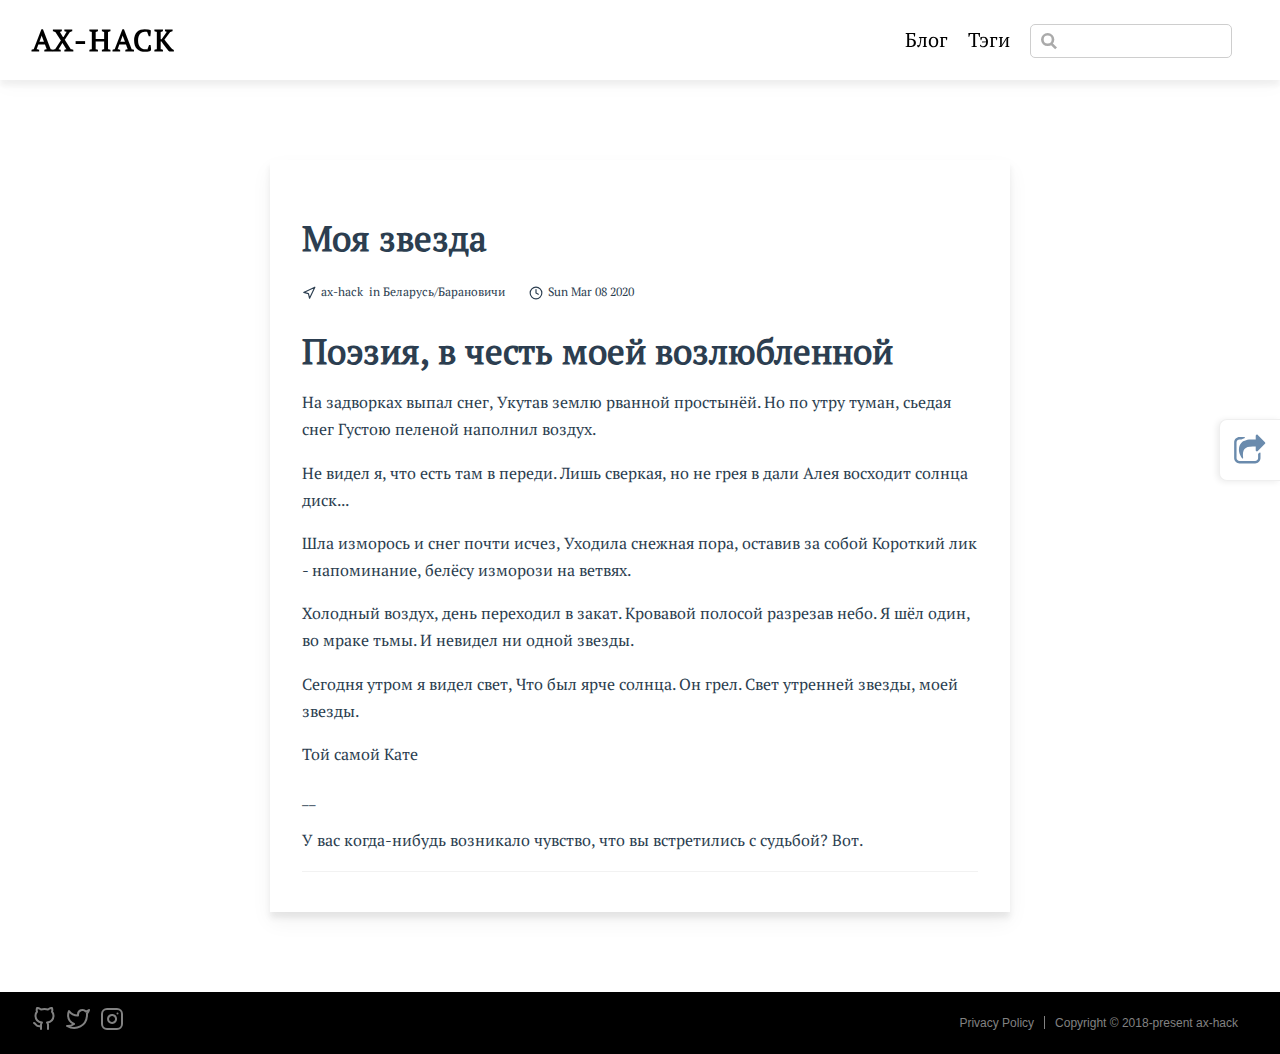
<file: 2020/03/08/poetry-for-my-sweethear-kate/index.html>
<!DOCTYPE html>
<html lang="en-US">
  <head>
    <meta charset="utf-8">
    <meta name="viewport" content="width=device-width,initial-scale=1">
    <title>Моя звезда | Ax-hack</title>
    <meta name="description" content="

На задворках выпал снег,
Укутав землю рванной простынёй.
Но по утру туман, сьедая снег
Густою пеленой наполнил воздух.

Не видел я, что есть там в переди.
Лишь сверкая, но не грея в дали
Алея восход ...">
    <meta name="generator" content="VuePress 1.4.0">
    <link rel="alternate" type="application/rss+xml" href="https://ax-hack.info/rss.xml" title="Ax-hack RSS Feed">
  <link rel="alternate" type="application/atom+xml" href="https://ax-hack.info/feed.atom" title="Ax-hack Atom Feed">
  <link rel="alternate" type="application/json" href="https://ax-hack.info/feed.json" title="Ax-hack JSON Feed">
    
    <link rel="preload" href="/assets/css/0.styles.3ce694b2.css" as="style"><link rel="preload" href="/assets/js/app.8c2d8562.js" as="script"><link rel="preload" href="/assets/js/6.cd62dd41.js" as="script"><link rel="preload" href="/assets/js/4.b18d22a2.js" as="script"><link rel="preload" href="/assets/js/21.9e06558f.js" as="script"><link rel="preload" href="/assets/js/7.34510e03.js" as="script"><link rel="prefetch" href="/assets/js/1.deebaa46.js"><link rel="prefetch" href="/assets/js/10.7a7430d0.js"><link rel="prefetch" href="/assets/js/11.6d1eca16.js"><link rel="prefetch" href="/assets/js/12.7de8df92.js"><link rel="prefetch" href="/assets/js/13.e6b420a6.js"><link rel="prefetch" href="/assets/js/14.2282ecb8.js"><link rel="prefetch" href="/assets/js/15.6cf44c5d.js"><link rel="prefetch" href="/assets/js/16.47d9571c.js"><link rel="prefetch" href="/assets/js/17.f1f11909.js"><link rel="prefetch" href="/assets/js/18.9c5894ed.js"><link rel="prefetch" href="/assets/js/19.f0a3ecfb.js"><link rel="prefetch" href="/assets/js/20.b4542fe1.js"><link rel="prefetch" href="/assets/js/22.08e2ab75.js"><link rel="prefetch" href="/assets/js/23.7b998005.js"><link rel="prefetch" href="/assets/js/5.76031b47.js"><link rel="prefetch" href="/assets/js/8.342139db.js"><link rel="prefetch" href="/assets/js/9.a79abb34.js"><link rel="prefetch" href="/assets/js/vuejs-paginate.18af9619.js">
    <link rel="stylesheet" href="/assets/css/0.styles.3ce694b2.css">
  </head>
  <body>
    <div id="app" data-server-rendered="true"><div id="vuepress-theme-blog__global-layout"><section id="header-wrapper"><header id="header"><div class="header-wrapper"><div class="title"><a href="/" class="nav-link home-link">Ax-hack </a></div> <div class="header-right-wrap"><ul class="nav"><li class="nav-item"><a href="/" class="nav-link">Блог</a></li><li class="nav-item"><a href="/tag/" class="nav-link">Тэги</a></li></ul> <div class="search-box"><input aria-label="Search" autocomplete="off" spellcheck="false" value=""> <!----></div> <!----></div></div></header></section> <div id="mobile-header"><div class="mobile-header-bar"><div class="mobile-header-title"><a href="/" class="nav-link mobile-home-link">Ax-hack </a> <svg xmlns="http://www.w3.org/2000/svg" width="24" height="24" viewBox="0 0 24 24" fill="none" stroke="currentColor" stroke-width="2" stroke-linecap="round" stroke-linejoin="round" class="feather feather-menu"><line x1="3" y1="12" x2="21" y2="12"></line><line x1="3" y1="6" x2="21" y2="6"></line><line x1="3" y1="18" x2="21" y2="18"></line></svg></div> <div class="mobile-menu-wrapper"><hr class="menu-divider"> <ul class="mobile-nav"><li class="mobile-nav-item"><a href="/" class="nav-link">Блог</a></li><li class="mobile-nav-item"><a href="/tag/" class="nav-link">Тэги</a></li> <li class="mobile-nav-item"><!----></li></ul></div></div></div> <div class="content-wrapper"><div id="vuepress-theme-blog__post-layout"><article itemscope="itemscope" itemtype="https://schema.org/BlogPosting" class="vuepress-blog-theme-content"><header><h1 itemprop="name headline" class="post-title">
        Моя звезда
      </h1> <div class="post-meta"><div itemprop="publisher author" itemtype="http://schema.org/Person" itemscope="itemscope" class="post-meta-author"><svg xmlns="http://www.w3.org/2000/svg" width="24" height="24" viewBox="0 0 24 24" fill="none" stroke="currentColor" stroke-width="2" stroke-linecap="round" stroke-linejoin="round" class="feather feather-navigation"><polygon points="3 11 22 2 13 21 11 13 3 11"></polygon></svg> <span itemprop="name">ax-hack</span> <span itemprop="address">   in Беларусь/Барановичи</span></div> <div class="post-meta-date"><svg xmlns="http://www.w3.org/2000/svg" width="24" height="24" viewBox="0 0 24 24" fill="none" stroke="currentColor" stroke-width="2" stroke-linecap="round" stroke-linejoin="round" class="feather feather-clock"><circle cx="12" cy="12" r="10"></circle><polyline points="12 6 12 12 16 14"></polyline></svg> <time pubdate itemprop="datePublished" datetime="2020-03-08T00:00:00.000Z">
      Sun Mar 08 2020
    </time></div> <!----></div></header> <div itemprop="articleBody" class="content__default"><h1 id="поэзия-в-честь-моей-возnюбnенной"><a href="#поэзия-в-честь-моей-возnюбnенной" class="header-anchor">#</a> Поэзия, в честь моей возлюбленной</h1> <p>На задворках выпал снег,
Укутав землю рванной простынёй.
Но по утру туман, сьедая снег
Густою пеленой наполнил воздух.</p> <p>Не видел я, что есть там в переди.
Лишь сверкая, но не грея в дали
Алея восходит солнца диск...</p> <p>Шла изморось и снег почти исчез,
Уходила снежная пора, оставив за собой
Короткий лик - напоминание, белёсу изморози на ветвях.</p> <p>Холодный воздух, день переходил в закат.
Кровавой полосой разрезав небо.
Я шёл один, во мраке тьмы.
И невидел ни одной звезды.</p> <p>Сегодня утром я видел свет,
Что был ярче солнца. Он грел.
Свет утренней звезды, моей звезды.</p> <p>Той самой Кате</p> <p>__</p> <p>У вас когда-нибудь возникало чувство, что вы встретились с судьбой? Вот.</p></div> <footer><!----> <hr> <!----></footer></article> <!----></div></div> <footer class="footer" data-v-fdbf4940><div class="footer-left-wrap" data-v-fdbf4940><ul class="contact" data-v-fdbf4940><li class="contact-item" data-v-fdbf4940><a href="https://github.com/ax-hack" target="_blank" rel="noopener noreferrer" class="nav-link external" data-v-fdbf4940><svg xmlns="http://www.w3.org/2000/svg" width="24" height="24" viewBox="0 0 24 24" fill="none" stroke="currentColor" stroke-width="2" stroke-linecap="round" stroke-linejoin="round" class="feather feather-github" data-v-fdbf4940><path d="M9 19c-5 1.5-5-2.5-7-3m14 6v-3.87a3.37 3.37 0 0 0-.94-2.61c3.14-.35 6.44-1.54 6.44-7A5.44 5.44 0 0 0 20 4.77 5.07 5.07 0 0 0 19.91 1S18.73.65 16 2.48a13.38 13.38 0 0 0-7 0C6.27.65 5.09 1 5.09 1A5.07 5.07 0 0 0 5 4.77a5.44 5.44 0 0 0-1.5 3.78c0 5.42 3.3 6.61 6.44 7A3.37 3.37 0 0 0 9 18.13V22" data-v-fdbf4940></path></svg>
          
        </a></li><li class="contact-item" data-v-fdbf4940><a href="https://twitter.com/rwdagency" target="_blank" rel="noopener noreferrer" class="nav-link external" data-v-fdbf4940><svg xmlns="http://www.w3.org/2000/svg" width="24" height="24" viewBox="0 0 24 24" fill="none" stroke="currentColor" stroke-width="2" stroke-linecap="round" stroke-linejoin="round" class="feather feather-twitter" data-v-fdbf4940><path d="M23 3a10.9 10.9 0 0 1-3.14 1.53 4.48 4.48 0 0 0-7.86 3v1A10.66 10.66 0 0 1 3 4s-4 9 5 13a11.64 11.64 0 0 1-7 2c9 5 20 0 20-11.5a4.5 4.5 0 0 0-.08-.83A7.72 7.72 0 0 0 23 3z" data-v-fdbf4940></path></svg>
          
        </a></li><li class="contact-item" data-v-fdbf4940><a href="https://instagram.com/ax.hack" target="_blank" rel="noopener noreferrer" class="nav-link external" data-v-fdbf4940><svg xmlns="http://www.w3.org/2000/svg" width="24" height="24" viewBox="0 0 24 24" fill="none" stroke="currentColor" stroke-width="2" stroke-linecap="round" stroke-linejoin="round" class="feather feather-instagram" data-v-fdbf4940><rect x="2" y="2" width="20" height="20" rx="5" ry="5" data-v-fdbf4940></rect><path d="M16 11.37A4 4 0 1 1 12.63 8 4 4 0 0 1 16 11.37z" data-v-fdbf4940></path><line x1="17.5" y1="6.5" x2="17.5" y2="6.5" data-v-fdbf4940></line></svg>
          
        </a></li></ul></div> <div class="footer-right-wrap" data-v-fdbf4940><ul class="copyright" data-v-fdbf4940><li class="copyright-item" data-v-fdbf4940><a href="https://policies.google.com/privacy?hl=en-US" target="_blank" rel="noopener noreferrer" class="nav-link external" data-v-fdbf4940>Privacy Policy</a></li><li class="copyright-item" data-v-fdbf4940><a href="/2020/03/08/poetry-for-my-sweethear-kate/.html#" class="nav-link" data-v-fdbf4940>Copyright © 2018-present ax-hack</a></li></ul></div></footer></div><div class="global-ui"><!----><div class="reading-progress top" data-v-21b39eda><div class="progress" data-v-21b39eda></div></div><!----></div></div>
    <script src="/assets/js/app.8c2d8562.js" defer></script><script src="/assets/js/6.cd62dd41.js" defer></script><script src="/assets/js/4.b18d22a2.js" defer></script><script src="/assets/js/21.9e06558f.js" defer></script><script src="/assets/js/7.34510e03.js" defer></script>
  </body>
</html>
</file>
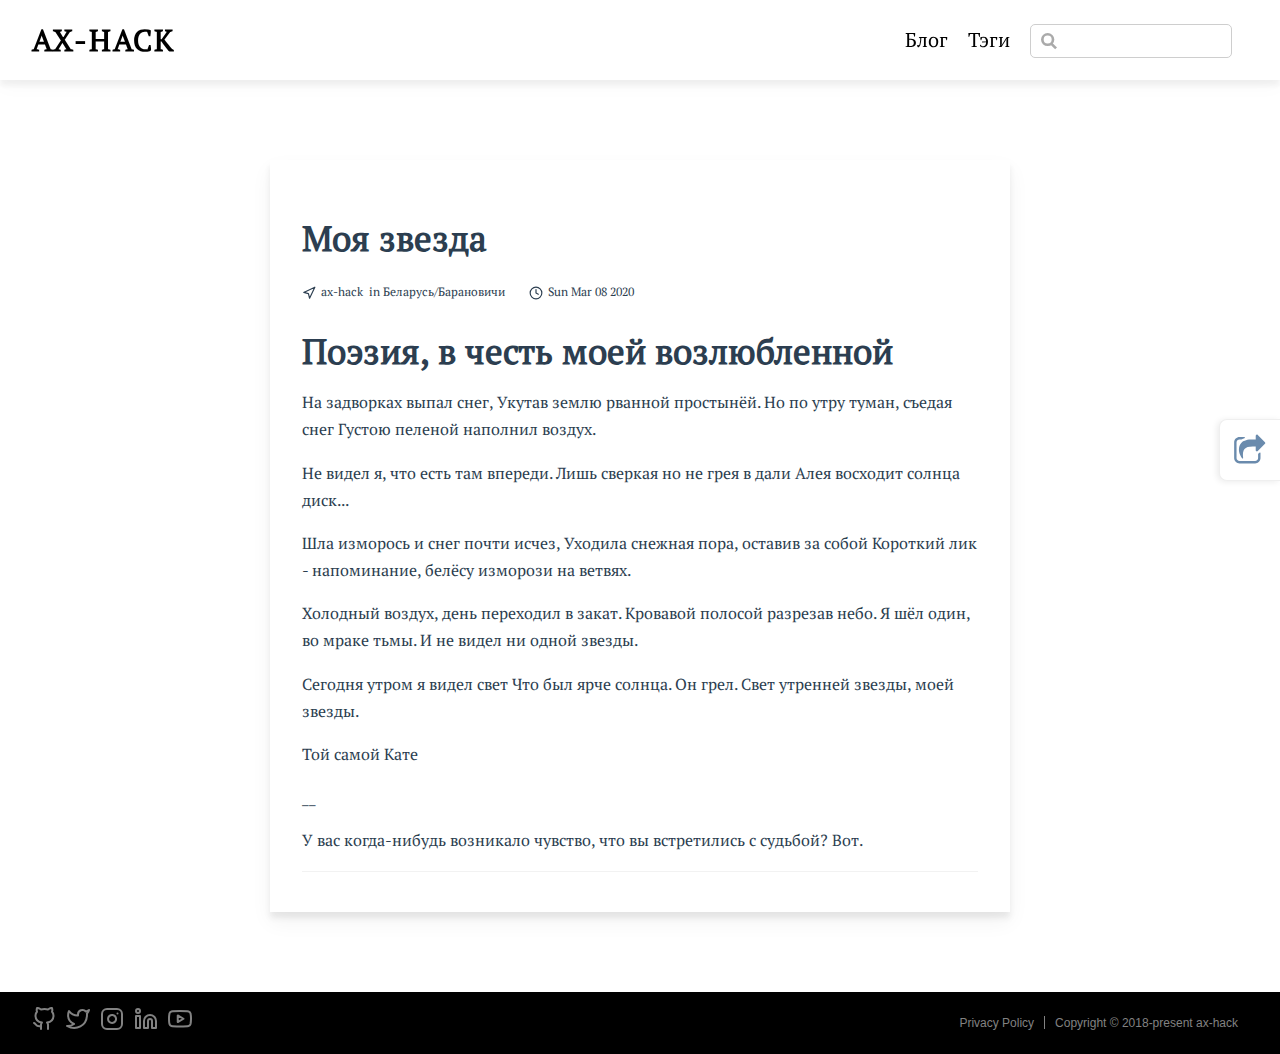
<file: 2020/03/08/poetry-for-my-sweetheart-kate/index.html>
<!DOCTYPE html>
<html lang="en-US">
  <head>
    <meta charset="utf-8">
    <meta name="viewport" content="width=device-width,initial-scale=1">
    <title>Моя звезда | Ax-hack</title>
    <meta name="description" content="

На задворках выпал снег,
Укутав землю рванной простынёй.
Но по утру туман, съедая снег
Густою пеленой наполнил воздух.

Не видел я, что есть там впереди.
Лишь сверкая но не грея в дали
Алея восходит ...">
    <meta name="generator" content="VuePress 1.4.0">
    <link rel="alternate" type="application/rss+xml" href="https://ax-hack.info/rss.xml" title="Ax-hack RSS Feed">
  <link rel="alternate" type="application/atom+xml" href="https://ax-hack.info/feed.atom" title="Ax-hack Atom Feed">
  <link rel="alternate" type="application/json" href="https://ax-hack.info/feed.json" title="Ax-hack JSON Feed">
    
    <link rel="preload" href="/assets/css/0.styles.3ce694b2.css" as="style"><link rel="preload" href="/assets/js/app.8de69b35.js" as="script"><link rel="preload" href="/assets/js/6.1ddc69b9.js" as="script"><link rel="preload" href="/assets/js/4.2cd67aa1.js" as="script"><link rel="preload" href="/assets/js/22.0f881099.js" as="script"><link rel="preload" href="/assets/js/7.687f7eb9.js" as="script"><link rel="prefetch" href="/assets/js/1.0a158916.js"><link rel="prefetch" href="/assets/js/10.7532bedd.js"><link rel="prefetch" href="/assets/js/11.df255dde.js"><link rel="prefetch" href="/assets/js/12.01c7bc7c.js"><link rel="prefetch" href="/assets/js/13.9ad81066.js"><link rel="prefetch" href="/assets/js/14.a6f8fbcf.js"><link rel="prefetch" href="/assets/js/15.69111229.js"><link rel="prefetch" href="/assets/js/16.8f07a3a0.js"><link rel="prefetch" href="/assets/js/17.7765575b.js"><link rel="prefetch" href="/assets/js/18.cd59b9e6.js"><link rel="prefetch" href="/assets/js/19.fa9016f4.js"><link rel="prefetch" href="/assets/js/20.1eb58e15.js"><link rel="prefetch" href="/assets/js/21.ee451f6d.js"><link rel="prefetch" href="/assets/js/23.129f4023.js"><link rel="prefetch" href="/assets/js/24.8f56878e.js"><link rel="prefetch" href="/assets/js/5.66669497.js"><link rel="prefetch" href="/assets/js/8.5a6a699b.js"><link rel="prefetch" href="/assets/js/9.4dde2995.js"><link rel="prefetch" href="/assets/js/vuejs-paginate.18af9619.js">
    <link rel="stylesheet" href="/assets/css/0.styles.3ce694b2.css">
  </head>
  <body>
    <div id="app" data-server-rendered="true"><div id="vuepress-theme-blog__global-layout"><section id="header-wrapper"><header id="header"><div class="header-wrapper"><div class="title"><a href="/" class="nav-link home-link">Ax-hack </a></div> <div class="header-right-wrap"><ul class="nav"><li class="nav-item"><a href="/" class="nav-link">Блог</a></li><li class="nav-item"><a href="/tag/" class="nav-link">Тэги</a></li></ul> <div class="search-box"><input aria-label="Search" autocomplete="off" spellcheck="false" value=""> <!----></div> <!----></div></div></header></section> <div id="mobile-header"><div class="mobile-header-bar"><div class="mobile-header-title"><a href="/" class="nav-link mobile-home-link">Ax-hack </a> <svg xmlns="http://www.w3.org/2000/svg" width="24" height="24" viewBox="0 0 24 24" fill="none" stroke="currentColor" stroke-width="2" stroke-linecap="round" stroke-linejoin="round" class="feather feather-menu"><line x1="3" y1="12" x2="21" y2="12"></line><line x1="3" y1="6" x2="21" y2="6"></line><line x1="3" y1="18" x2="21" y2="18"></line></svg></div> <div class="mobile-menu-wrapper"><hr class="menu-divider"> <ul class="mobile-nav"><li class="mobile-nav-item"><a href="/" class="nav-link">Блог</a></li><li class="mobile-nav-item"><a href="/tag/" class="nav-link">Тэги</a></li> <li class="mobile-nav-item"><!----></li></ul></div></div></div> <div class="content-wrapper"><div id="vuepress-theme-blog__post-layout"><article itemscope="itemscope" itemtype="https://schema.org/BlogPosting" class="vuepress-blog-theme-content"><header><h1 itemprop="name headline" class="post-title">
        Моя звезда
      </h1> <div class="post-meta"><div itemprop="publisher author" itemtype="http://schema.org/Person" itemscope="itemscope" class="post-meta-author"><svg xmlns="http://www.w3.org/2000/svg" width="24" height="24" viewBox="0 0 24 24" fill="none" stroke="currentColor" stroke-width="2" stroke-linecap="round" stroke-linejoin="round" class="feather feather-navigation"><polygon points="3 11 22 2 13 21 11 13 3 11"></polygon></svg> <span itemprop="name">ax-hack</span> <span itemprop="address">   in Беларусь/Барановичи</span></div> <div class="post-meta-date"><svg xmlns="http://www.w3.org/2000/svg" width="24" height="24" viewBox="0 0 24 24" fill="none" stroke="currentColor" stroke-width="2" stroke-linecap="round" stroke-linejoin="round" class="feather feather-clock"><circle cx="12" cy="12" r="10"></circle><polyline points="12 6 12 12 16 14"></polyline></svg> <time pubdate itemprop="datePublished" datetime="2020-03-08T00:00:00.000Z">
      Sun Mar 08 2020
    </time></div> <!----></div></header> <div itemprop="articleBody" class="content__default"><h1 id="поэзия-в-честь-моей-возnюбnенной"><a href="#поэзия-в-честь-моей-возnюбnенной" class="header-anchor">#</a> Поэзия, в честь моей возлюбленной</h1> <p>На задворках выпал снег,
Укутав землю рванной простынёй.
Но по утру туман, съедая снег
Густою пеленой наполнил воздух.</p> <p>Не видел я, что есть там впереди.
Лишь сверкая но не грея в дали
Алея восходит солнца диск...</p> <p>Шла изморось и снег почти исчез,
Уходила снежная пора, оставив за собой
Короткий лик - напоминание, белёсу изморози на ветвях.</p> <p>Холодный воздух, день переходил в закат.
Кровавой полосой разрезав небо.
Я шёл один, во мраке тьмы.
И не видел ни одной звезды.</p> <p>Сегодня утром я видел свет
Что был ярче солнца. Он грел.
Свет утренней звезды, моей звезды.</p> <p>Той самой Кате</p> <p>__</p> <p>У вас когда-нибудь возникало чувство, что вы встретились с судьбой? Вот.</p></div> <footer><!----> <hr> <!----></footer></article> <!----></div></div> <footer class="footer" data-v-fdbf4940><div class="footer-left-wrap" data-v-fdbf4940><ul class="contact" data-v-fdbf4940><li class="contact-item" data-v-fdbf4940><a href="https://github.com/ax-hack" target="_blank" rel="noopener noreferrer" class="nav-link external" data-v-fdbf4940><svg xmlns="http://www.w3.org/2000/svg" width="24" height="24" viewBox="0 0 24 24" fill="none" stroke="currentColor" stroke-width="2" stroke-linecap="round" stroke-linejoin="round" class="feather feather-github" data-v-fdbf4940><path d="M9 19c-5 1.5-5-2.5-7-3m14 6v-3.87a3.37 3.37 0 0 0-.94-2.61c3.14-.35 6.44-1.54 6.44-7A5.44 5.44 0 0 0 20 4.77 5.07 5.07 0 0 0 19.91 1S18.73.65 16 2.48a13.38 13.38 0 0 0-7 0C6.27.65 5.09 1 5.09 1A5.07 5.07 0 0 0 5 4.77a5.44 5.44 0 0 0-1.5 3.78c0 5.42 3.3 6.61 6.44 7A3.37 3.37 0 0 0 9 18.13V22" data-v-fdbf4940></path></svg>
          
        </a></li><li class="contact-item" data-v-fdbf4940><a href="https://twitter.com/rwdagency" target="_blank" rel="noopener noreferrer" class="nav-link external" data-v-fdbf4940><svg xmlns="http://www.w3.org/2000/svg" width="24" height="24" viewBox="0 0 24 24" fill="none" stroke="currentColor" stroke-width="2" stroke-linecap="round" stroke-linejoin="round" class="feather feather-twitter" data-v-fdbf4940><path d="M23 3a10.9 10.9 0 0 1-3.14 1.53 4.48 4.48 0 0 0-7.86 3v1A10.66 10.66 0 0 1 3 4s-4 9 5 13a11.64 11.64 0 0 1-7 2c9 5 20 0 20-11.5a4.5 4.5 0 0 0-.08-.83A7.72 7.72 0 0 0 23 3z" data-v-fdbf4940></path></svg>
          
        </a></li><li class="contact-item" data-v-fdbf4940><a href="https://instagram.com/ax.hack" target="_blank" rel="noopener noreferrer" class="nav-link external" data-v-fdbf4940><svg xmlns="http://www.w3.org/2000/svg" width="24" height="24" viewBox="0 0 24 24" fill="none" stroke="currentColor" stroke-width="2" stroke-linecap="round" stroke-linejoin="round" class="feather feather-instagram" data-v-fdbf4940><rect x="2" y="2" width="20" height="20" rx="5" ry="5" data-v-fdbf4940></rect><path d="M16 11.37A4 4 0 1 1 12.63 8 4 4 0 0 1 16 11.37z" data-v-fdbf4940></path><line x1="17.5" y1="6.5" x2="17.5" y2="6.5" data-v-fdbf4940></line></svg>
          
        </a></li><li class="contact-item" data-v-fdbf4940><a href="https://www.linkedin.com/in/flying-guillotine/" target="_blank" rel="noopener noreferrer" class="nav-link external" data-v-fdbf4940><svg xmlns="http://www.w3.org/2000/svg" width="24" height="24" viewBox="0 0 24 24" fill="none" stroke="currentColor" stroke-width="2" stroke-linecap="round" stroke-linejoin="round" class="feather feather-linkedin" data-v-fdbf4940><path d="M16 8a6 6 0 0 1 6 6v7h-4v-7a2 2 0 0 0-2-2 2 2 0 0 0-2 2v7h-4v-7a6 6 0 0 1 6-6z" data-v-fdbf4940></path><rect x="2" y="9" width="4" height="12" data-v-fdbf4940></rect><circle cx="4" cy="4" r="2" data-v-fdbf4940></circle></svg>
          
        </a></li><li class="contact-item" data-v-fdbf4940><a href="https://www.youtube.com/channel/UCR6qyg49SJrU2GrYLJTomhA/" target="_blank" rel="noopener noreferrer" class="nav-link external" data-v-fdbf4940><svg xmlns="http://www.w3.org/2000/svg" width="24" height="24" viewBox="0 0 24 24" fill="none" stroke="currentColor" stroke-width="2" stroke-linecap="round" stroke-linejoin="round" class="feather feather-youtube" data-v-fdbf4940><path d="M22.54 6.42a2.78 2.78 0 0 0-1.94-2C18.88 4 12 4 12 4s-6.88 0-8.6.46a2.78 2.78 0 0 0-1.94 2A29 29 0 0 0 1 11.75a29 29 0 0 0 .46 5.33A2.78 2.78 0 0 0 3.4 19c1.72.46 8.6.46 8.6.46s6.88 0 8.6-.46a2.78 2.78 0 0 0 1.94-2 29 29 0 0 0 .46-5.25 29 29 0 0 0-.46-5.33z" data-v-fdbf4940></path><polygon points="9.75 15.02 15.5 11.75 9.75 8.48 9.75 15.02" data-v-fdbf4940></polygon></svg>
          
        </a></li></ul></div> <div class="footer-right-wrap" data-v-fdbf4940><ul class="copyright" data-v-fdbf4940><li class="copyright-item" data-v-fdbf4940><a href="https://policies.google.com/privacy?hl=en-US" target="_blank" rel="noopener noreferrer" class="nav-link external" data-v-fdbf4940>Privacy Policy</a></li><li class="copyright-item" data-v-fdbf4940><a href="/2020/03/08/poetry-for-my-sweetheart-kate/.html#" class="nav-link" data-v-fdbf4940>Copyright © 2018-present ax-hack</a></li></ul></div></footer></div><div class="global-ui"><!----><div class="reading-progress top" data-v-21b39eda><div class="progress" data-v-21b39eda></div></div><!----></div></div>
    <script src="/assets/js/app.8de69b35.js" defer></script><script src="/assets/js/6.1ddc69b9.js" defer></script><script src="/assets/js/4.2cd67aa1.js" defer></script><script src="/assets/js/22.0f881099.js" defer></script><script src="/assets/js/7.687f7eb9.js" defer></script>
  </body>
</html>
</file>
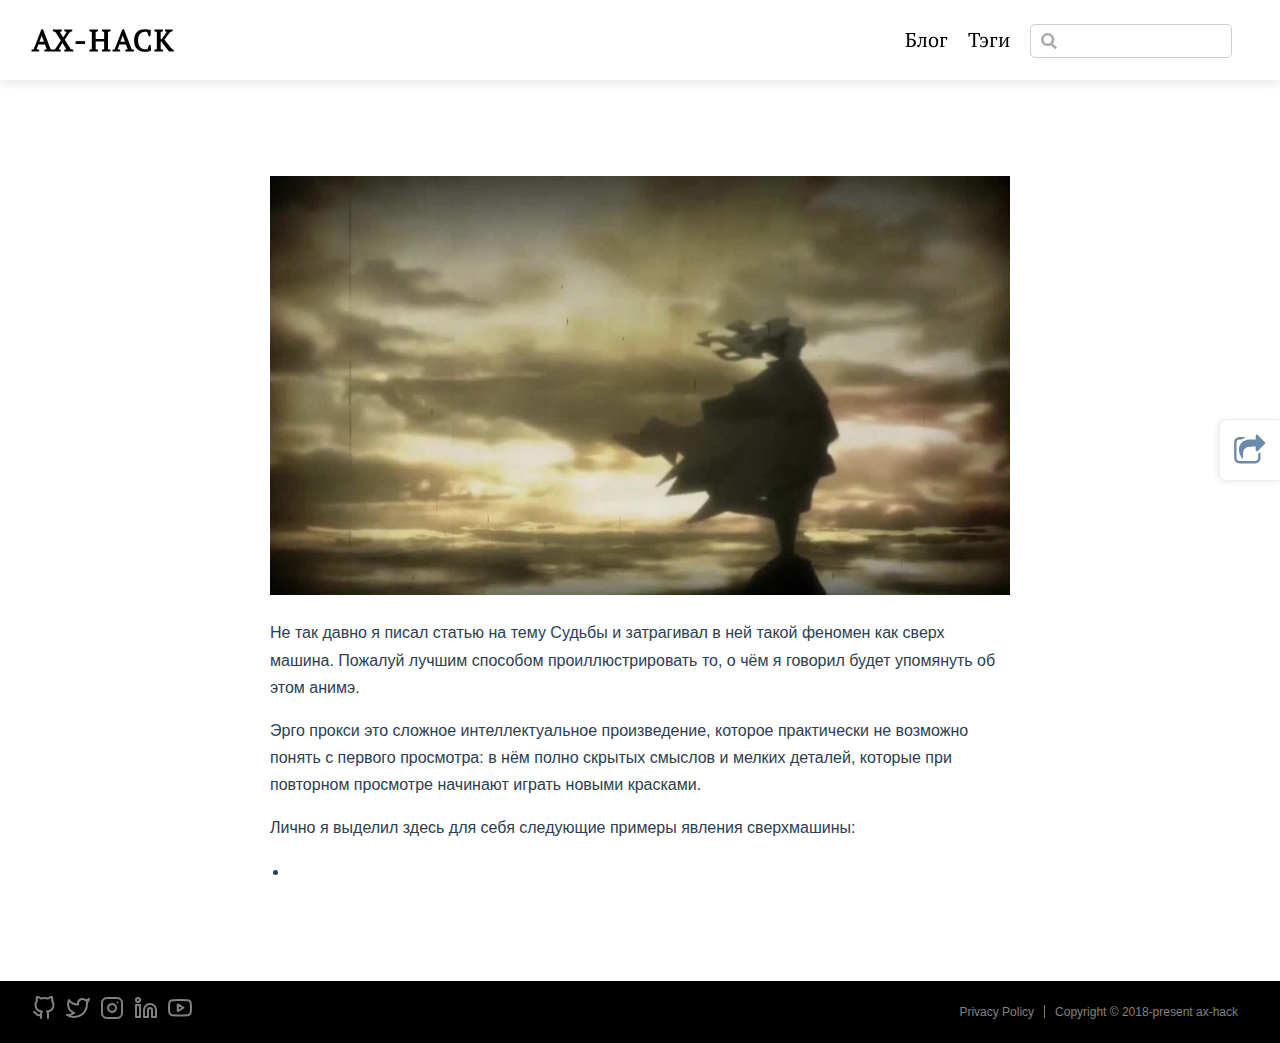
<file: _draft/2020-03-25-whatwatch-ergo-proxy.html>
<!DOCTYPE html>
<html lang="en-US">
  <head>
    <meta charset="utf-8">
    <meta name="viewport" content="width=device-width,initial-scale=1">
    <title>Что посмотреть - Аниме Ergo Proxy | Ax-hack</title>
    <meta name="description" content="image

Не так давно я писал статью на тему Судьбы и затрагивал в ней такой феномен как сверх машина. Пожалуй лучшим способом проиллюстрировать то, о чём ...">
    <meta name="generator" content="VuePress 1.4.0">
    <link rel="alternate" type="application/rss+xml" href="https://ax-hack.info/rss.xml" title="Ax-hack RSS Feed">
  <link rel="alternate" type="application/atom+xml" href="https://ax-hack.info/feed.atom" title="Ax-hack Atom Feed">
  <link rel="alternate" type="application/json" href="https://ax-hack.info/feed.json" title="Ax-hack JSON Feed">
    
    <link rel="preload" href="/assets/css/0.styles.3ce694b2.css" as="style"><link rel="preload" href="/assets/js/app.44f9d550.js" as="script"><link rel="preload" href="/assets/js/6.1ddc69b9.js" as="script"><link rel="preload" href="/assets/js/16.8f07a3a0.js" as="script"><link rel="preload" href="/assets/js/17.7765575b.js" as="script"><link rel="preload" href="/assets/js/7.687f7eb9.js" as="script"><link rel="prefetch" href="/assets/js/1.0a158916.js"><link rel="prefetch" href="/assets/js/10.7532bedd.js"><link rel="prefetch" href="/assets/js/11.df255dde.js"><link rel="prefetch" href="/assets/js/12.aae20b3a.js"><link rel="prefetch" href="/assets/js/13.9ad81066.js"><link rel="prefetch" href="/assets/js/14.a6f8fbcf.js"><link rel="prefetch" href="/assets/js/15.69111229.js"><link rel="prefetch" href="/assets/js/18.cd59b9e6.js"><link rel="prefetch" href="/assets/js/19.fa9016f4.js"><link rel="prefetch" href="/assets/js/20.fcea7915.js"><link rel="prefetch" href="/assets/js/21.b43069b1.js"><link rel="prefetch" href="/assets/js/22.a02c27d3.js"><link rel="prefetch" href="/assets/js/23.25f3c213.js"><link rel="prefetch" href="/assets/js/24.85fe4805.js"><link rel="prefetch" href="/assets/js/25.c0fff57b.js"><link rel="prefetch" href="/assets/js/4.2cd67aa1.js"><link rel="prefetch" href="/assets/js/5.66669497.js"><link rel="prefetch" href="/assets/js/8.5a6a699b.js"><link rel="prefetch" href="/assets/js/9.4dde2995.js"><link rel="prefetch" href="/assets/js/vuejs-paginate.18af9619.js">
    <link rel="stylesheet" href="/assets/css/0.styles.3ce694b2.css">
  </head>
  <body>
    <div id="app" data-server-rendered="true"><div id="vuepress-theme-blog__global-layout"><section id="header-wrapper"><header id="header"><div class="header-wrapper"><div class="title"><a href="/" class="nav-link home-link">Ax-hack </a></div> <div class="header-right-wrap"><ul class="nav"><li class="nav-item"><a href="/" class="nav-link">Блог</a></li><li class="nav-item"><a href="/tag/" class="nav-link">Тэги</a></li></ul> <div class="search-box"><input aria-label="Search" autocomplete="off" spellcheck="false" value=""> <!----></div> <!----></div></div></header></section> <div id="mobile-header"><div class="mobile-header-bar"><div class="mobile-header-title"><a href="/" class="nav-link mobile-home-link">Ax-hack </a> <svg xmlns="http://www.w3.org/2000/svg" width="24" height="24" viewBox="0 0 24 24" fill="none" stroke="currentColor" stroke-width="2" stroke-linecap="round" stroke-linejoin="round" class="feather feather-menu"><line x1="3" y1="12" x2="21" y2="12"></line><line x1="3" y1="6" x2="21" y2="6"></line><line x1="3" y1="18" x2="21" y2="18"></line></svg></div> <div class="mobile-menu-wrapper"><hr class="menu-divider"> <ul class="mobile-nav"><li class="mobile-nav-item"><a href="/" class="nav-link">Блог</a></li><li class="mobile-nav-item"><a href="/tag/" class="nav-link">Тэги</a></li> <li class="mobile-nav-item"><!----></li></ul></div></div></div> <div class="content-wrapper"><div><div class="content__default"><p><img src="/img/whatwhatch-ergo-proxy/ergo-poster.jpg" alt="image"></p> <p>Не так давно я писал статью на тему Судьбы и затрагивал в ней такой феномен как сверх машина. Пожалуй лучшим способом проиллюстрировать то, о чём я говорил будет упомянуть об этом анимэ.</p> <p>Эрго прокси это сложное интеллектуальное произведение, которое практически не возможно понять с первого просмотра: в нём полно скрытых смыслов и мелких деталей, которые при повторном просмотре начинают играть новыми красками.</p> <p>Лично я выделил здесь для себя следующие примеры явления сверхмашины:</p> <ul><li></li></ul></div></div></div> <footer class="footer" data-v-fdbf4940><div class="footer-left-wrap" data-v-fdbf4940><ul class="contact" data-v-fdbf4940><li class="contact-item" data-v-fdbf4940><a href="https://github.com/ax-hack" target="_blank" rel="noopener noreferrer" class="nav-link external" data-v-fdbf4940><svg xmlns="http://www.w3.org/2000/svg" width="24" height="24" viewBox="0 0 24 24" fill="none" stroke="currentColor" stroke-width="2" stroke-linecap="round" stroke-linejoin="round" class="feather feather-github" data-v-fdbf4940><path d="M9 19c-5 1.5-5-2.5-7-3m14 6v-3.87a3.37 3.37 0 0 0-.94-2.61c3.14-.35 6.44-1.54 6.44-7A5.44 5.44 0 0 0 20 4.77 5.07 5.07 0 0 0 19.91 1S18.73.65 16 2.48a13.38 13.38 0 0 0-7 0C6.27.65 5.09 1 5.09 1A5.07 5.07 0 0 0 5 4.77a5.44 5.44 0 0 0-1.5 3.78c0 5.42 3.3 6.61 6.44 7A3.37 3.37 0 0 0 9 18.13V22" data-v-fdbf4940></path></svg>
          
        </a></li><li class="contact-item" data-v-fdbf4940><a href="https://twitter.com/rwdagency" target="_blank" rel="noopener noreferrer" class="nav-link external" data-v-fdbf4940><svg xmlns="http://www.w3.org/2000/svg" width="24" height="24" viewBox="0 0 24 24" fill="none" stroke="currentColor" stroke-width="2" stroke-linecap="round" stroke-linejoin="round" class="feather feather-twitter" data-v-fdbf4940><path d="M23 3a10.9 10.9 0 0 1-3.14 1.53 4.48 4.48 0 0 0-7.86 3v1A10.66 10.66 0 0 1 3 4s-4 9 5 13a11.64 11.64 0 0 1-7 2c9 5 20 0 20-11.5a4.5 4.5 0 0 0-.08-.83A7.72 7.72 0 0 0 23 3z" data-v-fdbf4940></path></svg>
          
        </a></li><li class="contact-item" data-v-fdbf4940><a href="https://instagram.com/ax.hack" target="_blank" rel="noopener noreferrer" class="nav-link external" data-v-fdbf4940><svg xmlns="http://www.w3.org/2000/svg" width="24" height="24" viewBox="0 0 24 24" fill="none" stroke="currentColor" stroke-width="2" stroke-linecap="round" stroke-linejoin="round" class="feather feather-instagram" data-v-fdbf4940><rect x="2" y="2" width="20" height="20" rx="5" ry="5" data-v-fdbf4940></rect><path d="M16 11.37A4 4 0 1 1 12.63 8 4 4 0 0 1 16 11.37z" data-v-fdbf4940></path><line x1="17.5" y1="6.5" x2="17.5" y2="6.5" data-v-fdbf4940></line></svg>
          
        </a></li><li class="contact-item" data-v-fdbf4940><a href="https://www.linkedin.com/in/flying-guillotine/" target="_blank" rel="noopener noreferrer" class="nav-link external" data-v-fdbf4940><svg xmlns="http://www.w3.org/2000/svg" width="24" height="24" viewBox="0 0 24 24" fill="none" stroke="currentColor" stroke-width="2" stroke-linecap="round" stroke-linejoin="round" class="feather feather-linkedin" data-v-fdbf4940><path d="M16 8a6 6 0 0 1 6 6v7h-4v-7a2 2 0 0 0-2-2 2 2 0 0 0-2 2v7h-4v-7a6 6 0 0 1 6-6z" data-v-fdbf4940></path><rect x="2" y="9" width="4" height="12" data-v-fdbf4940></rect><circle cx="4" cy="4" r="2" data-v-fdbf4940></circle></svg>
          
        </a></li><li class="contact-item" data-v-fdbf4940><a href="https://www.youtube.com/channel/UCR6qyg49SJrU2GrYLJTomhA/" target="_blank" rel="noopener noreferrer" class="nav-link external" data-v-fdbf4940><svg xmlns="http://www.w3.org/2000/svg" width="24" height="24" viewBox="0 0 24 24" fill="none" stroke="currentColor" stroke-width="2" stroke-linecap="round" stroke-linejoin="round" class="feather feather-youtube" data-v-fdbf4940><path d="M22.54 6.42a2.78 2.78 0 0 0-1.94-2C18.88 4 12 4 12 4s-6.88 0-8.6.46a2.78 2.78 0 0 0-1.94 2A29 29 0 0 0 1 11.75a29 29 0 0 0 .46 5.33A2.78 2.78 0 0 0 3.4 19c1.72.46 8.6.46 8.6.46s6.88 0 8.6-.46a2.78 2.78 0 0 0 1.94-2 29 29 0 0 0 .46-5.25 29 29 0 0 0-.46-5.33z" data-v-fdbf4940></path><polygon points="9.75 15.02 15.5 11.75 9.75 8.48 9.75 15.02" data-v-fdbf4940></polygon></svg>
          
        </a></li></ul></div> <div class="footer-right-wrap" data-v-fdbf4940><ul class="copyright" data-v-fdbf4940><li class="copyright-item" data-v-fdbf4940><a href="https://policies.google.com/privacy?hl=en-US" target="_blank" rel="noopener noreferrer" class="nav-link external" data-v-fdbf4940>Privacy Policy</a></li><li class="copyright-item" data-v-fdbf4940><a href="/_draft/.html#" class="nav-link" data-v-fdbf4940>Copyright © 2018-present ax-hack</a></li></ul></div></footer></div><div class="global-ui"><!----><div class="reading-progress top" data-v-21b39eda><div class="progress" data-v-21b39eda></div></div><!----></div></div>
    <script src="/assets/js/app.44f9d550.js" defer></script><script src="/assets/js/6.1ddc69b9.js" defer></script><script src="/assets/js/16.8f07a3a0.js" defer></script><script src="/assets/js/17.7765575b.js" defer></script><script src="/assets/js/7.687f7eb9.js" defer></script>
  </body>
</html>
</file>
<file: assets/css/0.styles.3ce694b2.css>
.medium-zoom-overlay{z-index:100}.medium-zoom-overlay~img{z-index:101}.search-box{display:inline-block;position:relative;margin-right:1rem}.search-box input{cursor:text;width:10rem;height:2rem;color:#4e6e8e;display:inline-block;border:1px solid rgba(0,0,0,.05);border-radius:2rem;font-size:.9rem;line-height:2rem;padding:0 .5rem 0 2rem;outline:none;transition:all .2s ease;background:#fff url(/assets/img/search.83621669.svg) .6rem .5rem no-repeat;background-size:1rem}.search-box input:focus{cursor:auto;border-color:#8a278c}.search-box .suggestions{background:#fff;width:20rem;position:absolute;top:1.5rem;border:1px solid rgba(0,0,0,.05);border-radius:6px;padding:.4rem;list-style-type:none}.search-box .suggestions.align-right{right:0}.search-box .suggestion{line-height:1.4;padding:.4rem .6rem;border-radius:4px;cursor:pointer}.search-box .suggestion a{white-space:normal;color:#5d82a6}.search-box .suggestion a .page-title{font-weight:600}.search-box .suggestion a .header{font-size:.9em;margin-left:.25em}.search-box .suggestion.focused{background-color:#f3f4f5}.search-box .suggestion.focused a{color:#8a278c}@media (max-width:959px){.search-box input{cursor:pointer;width:0;border-color:transparent;position:relative}.search-box input:focus{cursor:text;left:0;width:10rem}}@media (-ms-high-contrast:none){.search-box input{height:2rem}}@media (max-width:959px) and (min-width:719px){.search-box .suggestions{left:0}}@media (max-width:719px){.search-box{margin-right:0}.search-box input{left:1rem}.search-box .suggestions{right:0}}@media (max-width:419px){.search-box .suggestions{width:calc(100vw - 4rem)}.search-box input:focus{width:8rem}}.feed{display:flex;align-items:center;color:inherit}.feed:hover{color:#8a278c}#header{z-index:12;position:fixed;top:0;width:100vw;height:80px;box-sizing:border-box;background-color:#fff;padding:20px 32px;margin:auto;box-shadow:0 5px 20px rgba(0,0,0,.03),0 6px 6px rgba(0,0,0,.05);transition:all 1s cubic-bezier(.25,.8,.25,1)}#header ol,#header ul{list-style:none;margin:0;padding:0}#header:hover{box-shadow:0 5px 20px rgba(0,0,0,.08),0 6px 6px rgba(0,0,0,.1)}.header-wrapper{display:flex;line-height:40px;height:40px}.header-wrapper .title{font-size:30px;margin:0;letter-spacing:2px;display:block;text-transform:uppercase}.header-wrapper .title a{color:#000;font-weight:700;font-family:PT Serif,Serif;text-decoration:none}.header-wrapper .header-right-wrap{flex:1;display:flex;justify-content:flex-end;align-items:center}.header-wrapper .header-right-wrap .nav{flex:0 0 auto;display:flex;margin:0}.header-wrapper .header-right-wrap .nav .nav-item{margin-left:20px}.header-wrapper .header-right-wrap .nav .nav-item a{font-family:PT Serif,Serif;font-size:20px;text-decoration:none;transition:color .3s}.header-wrapper .header-right-wrap .search-box{font-family:PT Serif,Serif;margin-left:20px}.header-wrapper .header-right-wrap .search-box input{border-radius:5px;transition:all .5s;border:1px solid #cecece}.header-wrapper .header-right-wrap .search-box input:hover{border:1px solid #8a278c;box-shadow:0 0 5px #8a278c}.header-wrapper .header-right-wrap .search-box .suggestions{border:1px solid #000;top:40px;right:0}.header-wrapper .header-right-wrap .search-box .suggestions a{color:#000;text-decoration:none}.header-wrapper .header-right-wrap .search-box .suggestions a.focused{color:#8a278c}@media (max-width:719px){#header{display:none}.header-wrapper{flex-direction:column}.header-wrapper .header-right-wrap{display:none}}.mobile-header-bar{font-family:PT Serif,Serif;z-index:12;position:fixed;top:0;width:100vw;box-sizing:border-box;background-color:#fff;margin:auto;box-shadow:0 5px 20px rgba(0,0,0,.03),0 6px 6px rgba(0,0,0,.05);transition:all 1s cubic-bezier(.25,.8,.25,1)}#mobile-header .mobile-header-title{display:flex;align-items:center;justify-content:space-between;padding:1.2em}#mobile-header .mobile-header-title .mobile-home-link{text-decoration:none;text-transform:uppercase;font-family:PT Serif,Serif;color:#222;font-weight:700}.mobile-nav-item{padding:10px 0;list-style:none}.mobile-nav-item a{text-decoration:none}.menu-divider{margin:0}.mobile-menu-wrapper{max-height:0;overflow:hidden;transition:.3s ease;background-color:#fff}.mobile-menu-wrapper.open{max-height:450px;transition:.3s ease}@media (min-width:719px){#mobile-header{display:none}}ol[data-v-fdbf4940],ul[data-v-fdbf4940]{list-style:none;margin:0;padding:0}.footer[data-v-fdbf4940]{min-height:60px;box-sizing:border-box;background-color:#000;display:flex;padding:15px 32px}.footer .footer-left-wrap[data-v-fdbf4940]{line-height:30px;flex:1;display:flex}.footer .footer-left-wrap .contact[data-v-fdbf4940]{display:flex;flex-wrap:wrap;justify-content:center}.footer .footer-left-wrap .contact .contact-item[data-v-fdbf4940]{margin-right:10px}.footer .footer-left-wrap .contact .contact-item a[data-v-fdbf4940]{font-size:12px;color:#828282;text-decoration:none;transition:color .3s}.footer .footer-left-wrap .contact .contact-item a[data-v-fdbf4940]:hover{color:#fff}.footer .footer-right-wrap[data-v-fdbf4940]{flex:1;display:flex;align-items:center;justify-content:center}@media (min-width:959px){.footer .footer-right-wrap[data-v-fdbf4940]{justify-content:flex-end}}.footer .footer-right-wrap .copyright[data-v-fdbf4940]{display:flex;justify-content:flex-end}.footer .footer-right-wrap .copyright .copyright-item[data-v-fdbf4940]{flex:0 0 auto;padding:0 10px;position:relative;line-height:12px;border-right:1px solid #828282}.footer .footer-right-wrap .copyright .copyright-item[data-v-fdbf4940]:last-child{border-right:none}.footer .footer-right-wrap .copyright .copyright-item a[data-v-fdbf4940]{font-size:12px;color:#828282;text-decoration:none;transition:color .3s}.footer .footer-right-wrap .copyright .copyright-item a[data-v-fdbf4940]:hover{color:hsla(0,0%,100%,.9)}@media (max-width:719px){.footer[data-v-fdbf4940]{min-height:100px;flex-direction:column}.footer .footer-left-wrap[data-v-fdbf4940]{align-items:center;justify-content:center}.footer .footer-right-wrap .copyright[data-v-fdbf4940]{display:block}.footer .footer-right-wrap .copyright .copyright-item[data-v-fdbf4940]{line-height:1;border-right:none;text-align:center}}#vuepress-theme-blog__global-layout{word-wrap:break-word}.content-wrapper{padding:160px 15px 80px;min-height:calc(100vh - 300px);max-width:740px;margin:0 auto}@media (max-width:719px){.content-wrapper{padding:100px 15px 20px;min-height:calc(100vh - 180px)}}#nprogress{pointer-events:none}#nprogress .bar{background:#8a278c;position:fixed;z-index:1031;top:0;left:0;width:100%;height:2px}#nprogress .peg{display:block;position:absolute;right:0;width:100px;height:100%;box-shadow:0 0 10px #8a278c,0 0 5px #8a278c;opacity:1;transform:rotate(3deg) translateY(-4px)}#nprogress .spinner{display:block;position:fixed;z-index:1031;top:15px;right:15px}#nprogress .spinner-icon{width:18px;height:18px;box-sizing:border-box;border-color:#8a278c transparent transparent #8a278c;border-style:solid;border-width:2px;border-radius:50%;-webkit-animation:nprogress-spinner .4s linear infinite;animation:nprogress-spinner .4s linear infinite}.nprogress-custom-parent{overflow:hidden;position:relative}.nprogress-custom-parent #nprogress .bar,.nprogress-custom-parent #nprogress .spinner{position:absolute}@-webkit-keyframes nprogress-spinner{0%{transform:rotate(0deg)}to{transform:rotate(1turn)}}@keyframes nprogress-spinner{0%{transform:rotate(0deg)}to{transform:rotate(1turn)}}.social-share{position:relative;box-sizing:border-box}.social-share-list{list-style:none;padding:0;margin:0;line-height:1}.social-share-network{position:relative;display:inline-block;vertical-align:middle}.social-share-trigger{color:#6a8bad}.social-share-btn{position:relative;width:56px;height:56px;padding:0;border-radius:50%;font-size:32px;font-family:inherit;text-align:center;background:none;border:none;box-shadow:none;outline:none;-webkit-appearance:none;-moz-appearance:none;appearance:none;cursor:pointer;-webkit-tap-highlight-color:rgba(0,0,0,0);transition:all .3s ease-out}.social-share-btn:not(.social-share-trigger){color:#8a278c}.social-share-btn:not(.social-share-trigger):hover{background-color:hsla(0,0%,73.7%,.15)}.social-share-icon-svg svg{width:1em!important;height:1em!important;fill:currentColor!important;vertical-align:-.15em!important;overflow:hidden!important}.social-share-icon-img{position:absolute;top:50%;left:50%;display:block;width:1em;height:1em;margin:-.5em 0 0 -.5em;background-repeat:no-repeat;background-position:50%;background-size:contain}.social-share-global{position:fixed;right:0;bottom:50%;z-index:99999;background-color:#fff;border:1px solid #efefef;border-right:none;border-radius:8px 0 0 8px;transform:translateY(50%);transition:all .3s ease-out;box-shadow:-2px 1px 6px rgba(0,0,0,.08)}.social-share-global .social-share-network{display:block}.social-share-global .social-share-btn{width:60px;height:60px;border-radius:5px;font-size:36px}@media screen and (max-width:719px){.social-share-btn{width:40px;height:40px;font-size:28px}.social-share-global{bottom:15%;border-radius:5px 0 0 5px;transform:translate(0);box-shadow:-1px 1px 3px rgba(0,0,0,.03)}.social-share-global .social-share-btn{width:40px;height:40px;font-size:28px;border-radius:3px}}.reading-progress[data-v-21b39eda]{position:fixed;z-index:1000;background:transparent;overflow:hidden}.reading-progress .progress[data-v-21b39eda]{width:100%;height:100%;background:#8a278c;background-image:none;transform-origin:0 0;transition:transform .2s ease-out}.top[data-v-21b39eda]{top:0;left:0;right:0;width:100%;height:3px}.bottom[data-v-21b39eda]{bottom:0;left:0;right:0;width:100%;height:3px}.left[data-v-21b39eda]{left:0;top:0;bottom:0;width:3px;height:100%}.right[data-v-21b39eda]{right:0;top:0;bottom:0;width:3px;height:100%}.icon.outbound{color:#aaa;display:inline-block;vertical-align:middle;position:relative;top:-1px}.sticker{position:fixed}.sticker.stick-float{top:auto;position:absolute}.table-of-contents{display:none!important}.vuepress-toc{position:fixed;display:none;max-height:100vh;max-width:220px;overflow-y:auto;padding-top:5rem;top:0;right:10px;box-sizing:border-box;z-index:0}.vuepress-toc .vuepress-toc-item{position:relative;padding:.1rem .6rem .1rem 1.5rem;line-height:1.5rem;border-left:1px solid rgba(0,0,0,.08);overflow:hidden}.vuepress-toc .vuepress-toc-item a{display:block;color:#2c3e50;width:100%;box-sizing:border-box;font-size:12px;font-weight:400;text-decoration:none;transition:color .3s;overflow:hidden;text-overflow:ellipsis;white-space:nowrap}.vuepress-toc .vuepress-toc-item.active{border-left-color:#8a278c}.vuepress-toc .vuepress-toc-item.active a,.vuepress-toc .vuepress-toc-item:hover a{color:#8a278c}.vuepress-toc .vuepress-toc-h3 a{padding-left:1rem}.vuepress-toc .vuepress-toc-h4 a{padding-left:2rem}.vuepress-toc .vuepress-toc-h5 a{padding-left:3rem}.vuepress-toc .vuepress-toc-h6 a{padding-left:4rem}@media (min-width:1300px){.vuepress-toc{display:block}}.post-tag[data-v-d832e844]{background-color:#ededed;border-radius:3px 0 0 3px;height:26px;padding:0 20px 0 23px;position:relative;cursor:pointer}.post-tag[data-v-d832e844]:not(:last-child){margin-right:10px}.post-tag a[data-v-d832e844]{color:#767676;text-decoration:none;transition:color .2s}.post-tag[data-v-d832e844]:before{position:absolute;left:10px;top:10px;background:#fff;border-radius:50%;box-shadow:inset 0 1px rgba(0,0,0,.25);content:"";height:6px;width:6px}.post-tag[data-v-d832e844]:after{position:absolute;right:0;top:0;background:#fff;border-bottom:13px solid transparent;border-left:10px solid #ededed;border-top:13px solid transparent;content:""}.post-tag[data-v-d832e844]:hover{background-color:#8a278c}.post-tag[data-v-d832e844]:hover:after{border-left-color:#8a278c}.post-tag:hover a[data-v-d832e844]{color:#fff}.post-meta-tags{display:flex;flex-wrap:wrap;list-style:none;overflow:hidden;padding:0;margin:20px 0}.post-meta-tags>li{margin-bottom:10px}.post-meta>div{display:inline-flex;line-height:12px;font-size:12px;margin-right:20px}.post-meta svg{margin-right:5px;width:14px;height:14px}.pagination{display:inline-block;padding-left:0;margin:20px 0;border-radius:4px}.pagination>li{display:inline;outline:none}.pagination>li>a,.pagination>li>span{transition:color .2s,background-color .2s;outline:none;position:relative;float:left;padding:6px 12px;margin-left:-1px;line-height:1.42857143;color:#8a278c;text-decoration:none;background-color:#fff;border:1px solid #ddd}.pagination>li:first-child>a,.pagination>li:first-child>span{margin-left:0;border-top-left-radius:4px;border-bottom-left-radius:4px}.pagination>li:last-child>a,.pagination>li:last-child>span{border-top-right-radius:4px;border-bottom-right-radius:4px}.pagination>li>a:focus,.pagination>li>a:hover,.pagination>li>span:focus,.pagination>li>span:hover{z-index:3;color:#8a278c;background-color:#eee;border-color:#ddd}.pagination>.active>a,.pagination>.active>a:focus,.pagination>.active>a:hover,.pagination>.active>span,.pagination>.active>span:focus,.pagination>.active>span:hover{z-index:2;color:#fff;cursor:default;background-color:#8a278c;border-color:#8a278c}.pagination>.disabled>a,.pagination>.disabled>a:focus,.pagination>.disabled>a:hover,.pagination>.disabled>span,.pagination>.disabled>span:focus,.pagination>.disabled>span:hover{color:#ddd;cursor:not-allowed;background-color:#fff;border-color:#ddd}.pagination-lg>li>a,.pagination-lg>li>span{padding:10px 16px;font-size:18px;line-height:1.3333333}.pagination-lg>li:first-child>a,.pagination-lg>li:first-child>span{border-top-left-radius:6px;border-bottom-left-radius:6px}.pagination-lg>li:last-child>a,.pagination-lg>li:last-child>span{border-top-right-radius:6px;border-bottom-right-radius:6px}.pagination-sm>li>a,.pagination-sm>li>span{padding:5px 10px;font-size:12px;line-height:1.5}.pagination-sm>li:first-child>a,.pagination-sm>li:first-child>span{border-top-left-radius:3px;border-bottom-left-radius:3px}.pagination-sm>li:last-child>a,.pagination-sm>li:last-child>span{border-top-right-radius:3px;border-bottom-right-radius:3px}.simple-pagination a{margin-right:20px;color:#000;height:38px;line-height:38px;transition:all .3s ease;position:relative;overflow:hidden;display:inline-block;background:#fff;padding:0 15px;text-decoration:none;border:1px solid #000;border-radius:5px;transition:all .5s}.simple-pagination a:hover{color:#fff;border:1px solid #8a278c;background-color:#8a278c}.vuepress-blog-theme-content{max-width:740px;margin:0 auto;background-color:#fff}@media (min-width:959px){.vuepress-blog-theme-content{padding:2rem}}@media (max-width:419px){.vuepress-blog-theme-content{padding:1.5rem}}.vuepress-blog-theme-content{font-size:16px;letter-spacing:0;font-family:PT Serif,Serif;color:#2c3e50;position:relative}@media (min-width:959px){.vuepress-blog-theme-content{box-shadow:0 10px 20px rgba(0,0,0,.05),0 6px 6px rgba(0,0,0,.07)}}.vuepress-blog-theme-content .post-title{padding-top:0}@media (max-width:719px){.vuepress-blog-theme-content{padding-top:0}.post-title{margin-top:0}}.common-layout .content-wrapper{padding-bottom:80px}.ui-post{padding-bottom:25px;margin-bottom:25px;border-bottom:1px solid rgba(0,0,0,.05)}.ui-post:last-child{border-bottom:0;margin-bottom:0}.ui-post-title{font-family:PT Serif,Serif;font-size:28px;border-bottom:0}.ui-post-title a{cursor:pointer;color:#000;transition:all .2s;text-decoration:none}.ui-post-title a:hover{text-decoration:underline}.ui-post-summary{font-size:14px;color:rgba(0,0,0,.54);font-weight:200}.ui-post-meta{display:inline-flex;align-items:center;font-size:12px;line-height:12px}.ui-post-meta:not(:last-child){margin-bottom:3px;margin-right:20px}.ui-post-meta svg{margin-right:5px;width:14px;height:14px}@media (max-width:719px){.ui-post-meta{display:flex}.ui-post-meta:not(:last-child){margin-bottom:10px}}.ui-post-author{color:rgba(0,0,0,.84);font-weight:400}.ui-post-date,.ui-post-tag{color:rgba(0,0,0,.54);font-weight:200}.ui-post-tag a{color:inherit;font-weight:200;text-decoration:none;margin-right:5px}.ui-post-tag a:hover{color:#8a278c}code[class*=language-],pre[class*=language-]{color:#f8f8f2;background:none;text-shadow:0 1px rgba(0,0,0,.3);font-family:Consolas,Monaco,Andale Mono,Ubuntu Mono,monospace;font-size:1em;text-align:left;white-space:pre;word-spacing:normal;word-break:normal;word-wrap:normal;line-height:1.5;-moz-tab-size:4;-o-tab-size:4;tab-size:4;-webkit-hyphens:none;-ms-hyphens:none;hyphens:none}pre[class*=language-]{padding:1em;margin:.5em 0;overflow:auto;border-radius:.3em}:not(pre)>code[class*=language-],pre[class*=language-]{background:#272822}:not(pre)>code[class*=language-]{padding:.1em;border-radius:.3em;white-space:normal}.token.cdata,.token.comment,.token.doctype,.token.prolog{color:#708090}.token.punctuation{color:#f8f8f2}.token.namespace{opacity:.7}.token.constant,.token.deleted,.token.property,.token.symbol,.token.tag{color:#f92672}.token.boolean,.token.number{color:#ae81ff}.token.attr-name,.token.builtin,.token.char,.token.inserted,.token.selector,.token.string{color:#a6e22e}.language-css .token.string,.style .token.string,.token.entity,.token.operator,.token.url,.token.variable{color:#f8f8f2}.token.atrule,.token.attr-value,.token.class-name,.token.function{color:#e6db74}.token.keyword{color:#66d9ef}.token.important,.token.regex{color:#fd971f}.token.bold,.token.important{font-weight:700}.token.italic{font-style:italic}.token.entity{cursor:help}@font-face{font-family:"PT Serif";font-style:normal;font-weight:400;font-display:swap;src:local("PT Serif"),local("PTSerif-Regular"),url(/assets/fonts/EJRVQgYoZZY2vCFuvAFbzr-_dSb_nco.9738e026.woff2) format("woff2");unicode-range:U+0460-052f,U+1c80-1c88,U+20b4,U+2de0-2dff,U+a640-a69f,U+fe2e-fe2f}@font-face{font-family:"PT Serif";font-style:normal;font-weight:400;font-display:swap;src:local("PT Serif"),local("PTSerif-Regular"),url([data-uri]) format("woff2");unicode-range:U+0400-045f,U+0490-0491,U+04b0-04b1,U+2116}@font-face{font-family:"PT Serif";font-style:normal;font-weight:400;font-display:swap;src:local("PT Serif"),local("PTSerif-Regular"),url([data-uri]) format("woff2");unicode-range:U+0100-024f,U+0259,U+1e??,U+2020,U+20a0-20ab,U+20ad-20cf,U+2113,U+2c60-2c7f,U+a720-a7ff}@font-face{font-family:"PT Serif";font-style:normal;font-weight:400;font-display:swap;src:local("PT Serif"),local("PTSerif-Regular"),url(/assets/fonts/EJRVQgYoZZY2vCFuvAFWzr-_dSb_.b450bfca.woff2) format("woff2");unicode-range:U+00??,U+0131,U+0152-0153,U+02bb-02bc,U+02c6,U+02da,U+02dc,U+2000-206f,U+2074,U+20ac,U+2122,U+2191,U+2193,U+2212,U+2215,U+feff,U+fffd}.content__default code{color:#476582;padding:.1rem .4rem;margin:.1rem;font-size:.85em;background-color:rgba(27,31,35,.05);border-radius:15px}.content__default code .token.deleted{color:#ec5975}.content__default code .token.inserted{color:#8a278c}.content__default pre,.content__default pre[class*=language-]{line-height:1.4;padding:1.25rem 1.5rem;margin:.85rem 0;background-color:#000;border-radius:6px;overflow:auto}.content__default pre[class*=language-] code,.content__default pre code{color:#fff;padding:0;background-color:transparent;border-radius:0}div[class*=language-]{position:relative;background-color:#000;border-radius:6px}div[class*=language-] .highlight-lines{-webkit-user-select:none;-ms-user-select:none;user-select:none;padding-top:1.3rem;position:absolute;top:0;left:0;width:100%;line-height:1.4}div[class*=language-] .highlight-lines .highlighted{background-color:hsla(0,0%,100%,.2)}div[class*=language-] pre,div[class*=language-] pre[class*=language-]{background:transparent;position:relative;z-index:1}div[class*=language-]:before{position:absolute;z-index:3;top:.8em;right:1em;font-size:.75rem;color:hsla(0,0%,100%,.4)}div[class*=language-]:not(.line-numbers-mode) .line-numbers-wrapper{display:none}div[class*=language-].line-numbers-mode .highlight-lines .highlighted{position:relative}div[class*=language-].line-numbers-mode .highlight-lines .highlighted:before{content:" ";position:absolute;z-index:3;left:0;top:0;display:block;width:3.5rem;height:100%;background-color:rgba(0,0,0,.66)}div[class*=language-].line-numbers-mode pre{padding-left:4.5rem;vertical-align:middle}div[class*=language-].line-numbers-mode .line-numbers-wrapper{position:absolute;top:0;width:3.5rem;text-align:center;color:hsla(0,0%,100%,.3);padding:1.25rem 0;line-height:1.4}div[class*=language-].line-numbers-mode .line-numbers-wrapper br{-webkit-user-select:none;-ms-user-select:none;user-select:none}div[class*=language-].line-numbers-mode .line-numbers-wrapper .line-number{position:relative;z-index:4;-webkit-user-select:none;-ms-user-select:none;user-select:none;font-size:.85em}div[class*=language-].line-numbers-mode:after{content:"";position:absolute;z-index:2;top:0;left:0;width:3.5rem;height:100%;border-radius:6px 0 0 6px;border-right:1px solid rgba(0,0,0,.66);background-color:#000}div[class~=language-js]:before{content:"js"}div[class~=language-ts]:before{content:"ts"}div[class~=language-html]:before{content:"html"}div[class~=language-md]:before{content:"md"}div[class~=language-vue]:before{content:"vue"}div[class~=language-css]:before{content:"css"}div[class~=language-sass]:before{content:"sass"}div[class~=language-scss]:before{content:"scss"}div[class~=language-less]:before{content:"less"}div[class~=language-stylus]:before{content:"stylus"}div[class~=language-go]:before{content:"go"}div[class~=language-java]:before{content:"java"}div[class~=language-c]:before{content:"c"}div[class~=language-sh]:before{content:"sh"}div[class~=language-yaml]:before{content:"yaml"}div[class~=language-py]:before{content:"py"}div[class~=language-docker]:before{content:"docker"}div[class~=language-dockerfile]:before{content:"dockerfile"}div[class~=language-makefile]:before{content:"makefile"}div[class~=language-javascript]:before{content:"js"}div[class~=language-typescript]:before{content:"ts"}div[class~=language-markup]:before{content:"html"}div[class~=language-markdown]:before{content:"md"}div[class~=language-json]:before{content:"json"}div[class~=language-ruby]:before{content:"rb"}div[class~=language-python]:before{content:"py"}div[class~=language-bash]:before{content:"sh"}div[class~=language-php]:before{content:"php"}.global-ui .sw-update-popup{border-color:#8a278c;color:#8a278c;border-radius:10px}.global-ui .sw-update-popup button{background:#d05dd2;color:#fff;border-radius:5px;border:none}body,html{padding:0;margin:0}body{font-family:-apple-system,BlinkMacSystemFont,Segoe UI,Roboto,Oxygen,Ubuntu,Cantarell,Fira Sans,Droid Sans,Helvetica Neue,sans-serif;-webkit-font-smoothing:antialiased;-moz-osx-font-smoothing:grayscale;font-size:16px;color:#2c3e50;background-color:#fff}.content__default:not(.custom) a:hover{text-decoration:underline}.content__default:not(.custom) p.demo{padding:1rem 1.5rem;border:1px solid #ddd;border-radius:4px}.content__default:not(.custom) img{max-width:100%}.content__default.custom{padding:0;margin:0}.content__default.custom img{max-width:100%}a{font-weight:500;color:#8a278c;text-decoration:underline}a:hover{color:#6e1f70}p a code{font-weight:400;color:#8a278c}kbd{background:#eee;border:.15rem solid #ddd;border-bottom:.25rem solid #ddd;border-radius:.15rem;padding:0 .15em}blockquote{font-size:.9rem;color:#451446;border-left:3px solid #8a278c;margin:.5rem 0;padding:.25rem 0 .25rem 1rem}blockquote>p{margin:0}ol,ul{padding-left:1.2em}strong{font-weight:600}h1,h2,h3,h4,h5,h6{font-weight:600;line-height:1.25;font-family:PT Serif,Serif}.content__default:not(.custom)>h1,.content__default:not(.custom)>h2,.content__default:not(.custom)>h3,.content__default:not(.custom)>h4,.content__default:not(.custom)>h5,.content__default:not(.custom)>h6{margin-top:calc(.5rem - 80px);padding-top:calc(80px + 1rem);margin-bottom:0}h1:hover .header-anchor,h2:hover .header-anchor,h3:hover .header-anchor,h4:hover .header-anchor,h5:hover .header-anchor,h6:hover .header-anchor{opacity:1}h1{font-size:2.2rem}h2{font-size:1.65rem;padding-bottom:.3rem;border-bottom:1px solid rgba(0,0,0,.05)}h3{font-size:1.35rem}a.header-anchor{font-size:.85em;float:left;margin-left:-.87em;padding-right:.23em;margin-top:.125em;opacity:0}a.header-anchor:hover{text-decoration:none}.line-number,code,kbd{font-family:source-code-pro,Menlo,Monaco,Consolas,Courier New,monospace}ol,p,ul{line-height:1.7}hr{border:0;border-top:1px solid rgba(0,0,0,.05)}table{border-collapse:collapse;margin:1rem 0;display:block;overflow-x:auto}tr{border-top:1px solid #dfe2e5}tr:nth-child(2n){background-color:#f6f8fa}td,th{border:1px solid #dfe2e5;padding:.6em 1em}@media (max-width:719px){.content__default:not(.custom)>h1:first-child{padding-top:2rem}}@media (max-width:419px){h1{font-size:1.9rem}.content__default div[class*=language-]{margin:.85rem -1.5rem;border-radius:0}}.home .hero img{max-width:450px!important}.blog-tag{display:inline-flex;align-items:center;height:45px;word-break:break-word;font-size:20px;margin-right:20px;margin-bottom:20px;padding:0 15px;border-radius:5px;font-weight:300;text-align:left;box-sizing:border-box;transition:background-color .3s;color:#000;border:1px solid #000;text-decoration:none;transition:all .5s}.blog-tag:hover{color:#8a278c!important;border:1px solid #8a278c;box-shadow:0 0 5px #8a278c}@media screen and (max-width:768px){.blog-tag{font-size:14px;padding:3px 10px;margin-right:10px;margin-bottom:10px}}.blog-tags{width:66%}@media screen and (max-width:1000px){.blog-tags{width:90%}}.nav-link{color:#000}.nav-link.router-link-active,.nav-link:hover{color:#8a278c}.sw-update-popup[data-v-03f17113]{position:fixed;right:1em;bottom:1em;padding:1em;border:1px solid #3eaf7c;border-radius:3px;background:#fff;box-shadow:0 4px 16px rgba(0,0,0,.5);text-align:center;z-index:2}.sw-update-popup>button[data-v-03f17113]{margin-top:.5em;padding:.25em 2em}.sw-update-popup-enter-active[data-v-03f17113],.sw-update-popup-leave-active[data-v-03f17113]{transition:opacity .3s,transform .3s}.sw-update-popup-enter[data-v-03f17113],.sw-update-popup-leave-to[data-v-03f17113]{opacity:0;transform:translateY(50%) scale(.5)}.newsletter{text-align:center;width:100%;font-size:1rem;color:#2c3e50}.newsletter__wrap{margin:1.5rem auto;padding:1.8rem 2.3rem;border-radius:3px;box-sizing:border-box;max-width:420px;background:#f8f8f8}.newsletter__title{font-size:1.7rem}.newsletter__content{margin-top:1.5rem;margin-bottom:1.5rem;line-height:1.7rem}.newsletter__input{border:1px solid rgba(0,0,0,.05);padding:.6rem 1.2rem;border-radius:3px;margin-bottom:.8rem}.newsletter__button,.newsletter__input{font-size:inherit;width:100%;box-sizing:border-box;outline:none}.newsletter__button{border:none;cursor:pointer;background:#8a278c;color:#fff;padding:.6rem 1.8rem;border-radius:3px}.newsletter .newsletter__wrap{background-color:#f8f8f8;max-width:none}.newsletter .newsletter__fields{display:grid;grid-template-columns:1fr 1fr;grid-gap:10px}.newsletter .newsletter__input{margin-bottom:0}.newsletter .newsletter__button{transition:box-shadow .2s ease,transform .2s ease}.newsletter .newsletter__button:hover{box-shadow:1px 1px 5px rgba(0,0,0,.6);transform:translateY(-2px)}@media (max-width:719px){.newsletter .newsletter__fields{display:block}.newsletter .newsletter__input{margin-bottom:10px}}
</file>
<file: assets/css/0.styles.a18ef2f2.css>
.medium-zoom-overlay{z-index:100}.medium-zoom-overlay~img{z-index:101}.search-box{display:inline-block;position:relative;margin-right:1rem}.search-box input{cursor:text;width:10rem;height:2rem;color:#4e6e8e;display:inline-block;border:1px solid rgba(0,0,0,.05);border-radius:2rem;font-size:.9rem;line-height:2rem;padding:0 .5rem 0 2rem;outline:none;transition:all .2s ease;background:#fff url(/assets/img/search.83621669.svg) .6rem .5rem no-repeat;background-size:1rem}.search-box input:focus{cursor:auto;border-color:#8a278c}.search-box .suggestions{background:#fff;width:20rem;position:absolute;top:1.5rem;border:1px solid rgba(0,0,0,.05);border-radius:6px;padding:.4rem;list-style-type:none}.search-box .suggestions.align-right{right:0}.search-box .suggestion{line-height:1.4;padding:.4rem .6rem;border-radius:4px;cursor:pointer}.search-box .suggestion a{white-space:normal;color:#5d82a6}.search-box .suggestion a .page-title{font-weight:600}.search-box .suggestion a .header{font-size:.9em;margin-left:.25em}.search-box .suggestion.focused{background-color:#f3f4f5}.search-box .suggestion.focused a{color:#8a278c}@media (max-width:959px){.search-box input{cursor:pointer;width:0;border-color:transparent;position:relative}.search-box input:focus{cursor:text;left:0;width:10rem}}@media (-ms-high-contrast:none){.search-box input{height:2rem}}@media (max-width:959px) and (min-width:719px){.search-box .suggestions{left:0}}@media (max-width:719px){.search-box{margin-right:0}.search-box input{left:1rem}.search-box .suggestions{right:0}}@media (max-width:419px){.search-box .suggestions{width:calc(100vw - 4rem)}.search-box input:focus{width:8rem}}.feed{display:flex;align-items:center;color:inherit}.feed:hover{color:#8a278c}#header{z-index:12;position:fixed;top:0;width:100vw;height:80px;box-sizing:border-box;background-color:#fff;padding:20px 32px;margin:auto;box-shadow:0 5px 20px rgba(0,0,0,.03),0 6px 6px rgba(0,0,0,.05);transition:all 1s cubic-bezier(.25,.8,.25,1)}#header ol,#header ul{list-style:none;margin:0;padding:0}#header:hover{box-shadow:0 5px 20px rgba(0,0,0,.08),0 6px 6px rgba(0,0,0,.1)}.header-wrapper{display:flex;line-height:40px;height:40px}.header-wrapper .title{font-size:30px;margin:0;letter-spacing:2px;display:block;text-transform:uppercase}.header-wrapper .title a{color:#000;font-weight:700;font-family:PT Serif,Serif;text-decoration:none}.header-wrapper .header-right-wrap{flex:1;display:flex;justify-content:flex-end;align-items:center}.header-wrapper .header-right-wrap .nav{flex:0 0 auto;display:flex;margin:0}.header-wrapper .header-right-wrap .nav .nav-item{margin-left:20px}.header-wrapper .header-right-wrap .nav .nav-item a{font-family:PT Serif,Serif;font-size:20px;text-decoration:none;transition:color .3s}.header-wrapper .header-right-wrap .search-box{font-family:PT Serif,Serif;margin-left:20px}.header-wrapper .header-right-wrap .search-box input{border-radius:5px;transition:all .5s;border:1px solid #cecece}.header-wrapper .header-right-wrap .search-box input:hover{border:1px solid #8a278c;box-shadow:0 0 5px #8a278c}.header-wrapper .header-right-wrap .search-box .suggestions{border:1px solid #000;top:40px;right:0}.header-wrapper .header-right-wrap .search-box .suggestions a{color:#000;text-decoration:none}.header-wrapper .header-right-wrap .search-box .suggestions a.focused{color:#8a278c}@media (max-width:719px){#header{display:none}.header-wrapper{flex-direction:column}.header-wrapper .header-right-wrap{display:none}}.mobile-header-bar{font-family:PT Serif,Serif;z-index:12;position:fixed;top:0;width:100vw;box-sizing:border-box;background-color:#fff;margin:auto;box-shadow:0 5px 20px rgba(0,0,0,.03),0 6px 6px rgba(0,0,0,.05);transition:all 1s cubic-bezier(.25,.8,.25,1)}#mobile-header .mobile-header-title{display:flex;align-items:center;justify-content:space-between;padding:1.2em}#mobile-header .mobile-header-title .mobile-home-link{text-decoration:none;text-transform:uppercase;font-family:PT Serif,Serif;color:#222;font-weight:700}.mobile-nav-item{padding:10px 0;list-style:none}.mobile-nav-item a{text-decoration:none}.menu-divider{margin:0}.mobile-menu-wrapper{max-height:0;overflow:hidden;transition:.3s ease;background-color:#fff}.mobile-menu-wrapper.open{max-height:450px;transition:.3s ease}@media (min-width:719px){#mobile-header{display:none}}ol[data-v-fdbf4940],ul[data-v-fdbf4940]{list-style:none;margin:0;padding:0}.footer[data-v-fdbf4940]{min-height:60px;box-sizing:border-box;background-color:#000;display:flex;padding:15px 32px}.footer .footer-left-wrap[data-v-fdbf4940]{line-height:30px;flex:1;display:flex}.footer .footer-left-wrap .contact[data-v-fdbf4940]{display:flex;flex-wrap:wrap;justify-content:center}.footer .footer-left-wrap .contact .contact-item[data-v-fdbf4940]{margin-right:10px}.footer .footer-left-wrap .contact .contact-item a[data-v-fdbf4940]{font-size:12px;color:#828282;text-decoration:none;transition:color .3s}.footer .footer-left-wrap .contact .contact-item a[data-v-fdbf4940]:hover{color:#fff}.footer .footer-right-wrap[data-v-fdbf4940]{flex:1;display:flex;align-items:center;justify-content:center}@media (min-width:959px){.footer .footer-right-wrap[data-v-fdbf4940]{justify-content:flex-end}}.footer .footer-right-wrap .copyright[data-v-fdbf4940]{display:flex;justify-content:flex-end}.footer .footer-right-wrap .copyright .copyright-item[data-v-fdbf4940]{flex:0 0 auto;padding:0 10px;position:relative;line-height:12px;border-right:1px solid #828282}.footer .footer-right-wrap .copyright .copyright-item[data-v-fdbf4940]:last-child{border-right:none}.footer .footer-right-wrap .copyright .copyright-item a[data-v-fdbf4940]{font-size:12px;color:#828282;text-decoration:none;transition:color .3s}.footer .footer-right-wrap .copyright .copyright-item a[data-v-fdbf4940]:hover{color:hsla(0,0%,100%,.9)}@media (max-width:719px){.footer[data-v-fdbf4940]{min-height:100px;flex-direction:column}.footer .footer-left-wrap[data-v-fdbf4940]{align-items:center;justify-content:center}.footer .footer-right-wrap .copyright[data-v-fdbf4940]{display:block}.footer .footer-right-wrap .copyright .copyright-item[data-v-fdbf4940]{line-height:1;border-right:none;text-align:center}}#vuepress-theme-blog__global-layout{word-wrap:break-word}.content-wrapper{padding:160px 15px 80px;min-height:calc(100vh - 300px);max-width:740px;margin:0 auto}@media (max-width:719px){.content-wrapper{padding:100px 15px 20px;min-height:calc(100vh - 180px)}}#nprogress{pointer-events:none}#nprogress .bar{background:#8a278c;position:fixed;z-index:1031;top:0;left:0;width:100%;height:2px}#nprogress .peg{display:block;position:absolute;right:0;width:100px;height:100%;box-shadow:0 0 10px #8a278c,0 0 5px #8a278c;opacity:1;transform:rotate(3deg) translateY(-4px)}#nprogress .spinner{display:block;position:fixed;z-index:1031;top:15px;right:15px}#nprogress .spinner-icon{width:18px;height:18px;box-sizing:border-box;border-color:#8a278c transparent transparent #8a278c;border-style:solid;border-width:2px;border-radius:50%;-webkit-animation:nprogress-spinner .4s linear infinite;animation:nprogress-spinner .4s linear infinite}.nprogress-custom-parent{overflow:hidden;position:relative}.nprogress-custom-parent #nprogress .bar,.nprogress-custom-parent #nprogress .spinner{position:absolute}@-webkit-keyframes nprogress-spinner{0%{transform:rotate(0deg)}to{transform:rotate(1turn)}}@keyframes nprogress-spinner{0%{transform:rotate(0deg)}to{transform:rotate(1turn)}}.icon.outbound{color:#aaa;display:inline-block;vertical-align:middle;position:relative;top:-1px}.sticker{position:fixed}.sticker.stick-float{top:auto;position:absolute}.table-of-contents{display:none!important}.vuepress-toc{position:fixed;display:none;max-height:100vh;max-width:220px;overflow-y:auto;padding-top:5rem;top:0;right:10px;box-sizing:border-box;z-index:0}.vuepress-toc .vuepress-toc-item{position:relative;padding:.1rem .6rem .1rem 1.5rem;line-height:1.5rem;border-left:1px solid rgba(0,0,0,.08);overflow:hidden}.vuepress-toc .vuepress-toc-item a{display:block;color:#2c3e50;width:100%;box-sizing:border-box;font-size:12px;font-weight:400;text-decoration:none;transition:color .3s;overflow:hidden;text-overflow:ellipsis;white-space:nowrap}.vuepress-toc .vuepress-toc-item.active{border-left-color:#8a278c}.vuepress-toc .vuepress-toc-item.active a,.vuepress-toc .vuepress-toc-item:hover a{color:#8a278c}.vuepress-toc .vuepress-toc-h3 a{padding-left:1rem}.vuepress-toc .vuepress-toc-h4 a{padding-left:2rem}.vuepress-toc .vuepress-toc-h5 a{padding-left:3rem}.vuepress-toc .vuepress-toc-h6 a{padding-left:4rem}@media (min-width:1300px){.vuepress-toc{display:block}}.post-tag[data-v-d832e844]{background-color:#ededed;border-radius:3px 0 0 3px;height:26px;padding:0 20px 0 23px;position:relative;cursor:pointer}.post-tag[data-v-d832e844]:not(:last-child){margin-right:10px}.post-tag a[data-v-d832e844]{color:#767676;text-decoration:none;transition:color .2s}.post-tag[data-v-d832e844]:before{position:absolute;left:10px;top:10px;background:#fff;border-radius:50%;box-shadow:inset 0 1px rgba(0,0,0,.25);content:"";height:6px;width:6px}.post-tag[data-v-d832e844]:after{position:absolute;right:0;top:0;background:#fff;border-bottom:13px solid transparent;border-left:10px solid #ededed;border-top:13px solid transparent;content:""}.post-tag[data-v-d832e844]:hover{background-color:#8a278c}.post-tag[data-v-d832e844]:hover:after{border-left-color:#8a278c}.post-tag:hover a[data-v-d832e844]{color:#fff}.post-meta-tags{display:flex;flex-wrap:wrap;list-style:none;overflow:hidden;padding:0;margin:20px 0}.post-meta-tags>li{margin-bottom:10px}.post-meta>div{display:inline-flex;line-height:12px;font-size:12px;margin-right:20px}.post-meta svg{margin-right:5px;width:14px;height:14px}.pagination{display:inline-block;padding-left:0;margin:20px 0;border-radius:4px}.pagination>li{display:inline;outline:none}.pagination>li>a,.pagination>li>span{transition:color .2s,background-color .2s;outline:none;position:relative;float:left;padding:6px 12px;margin-left:-1px;line-height:1.42857143;color:#8a278c;text-decoration:none;background-color:#fff;border:1px solid #ddd}.pagination>li:first-child>a,.pagination>li:first-child>span{margin-left:0;border-top-left-radius:4px;border-bottom-left-radius:4px}.pagination>li:last-child>a,.pagination>li:last-child>span{border-top-right-radius:4px;border-bottom-right-radius:4px}.pagination>li>a:focus,.pagination>li>a:hover,.pagination>li>span:focus,.pagination>li>span:hover{z-index:3;color:#8a278c;background-color:#eee;border-color:#ddd}.pagination>.active>a,.pagination>.active>a:focus,.pagination>.active>a:hover,.pagination>.active>span,.pagination>.active>span:focus,.pagination>.active>span:hover{z-index:2;color:#fff;cursor:default;background-color:#8a278c;border-color:#8a278c}.pagination>.disabled>a,.pagination>.disabled>a:focus,.pagination>.disabled>a:hover,.pagination>.disabled>span,.pagination>.disabled>span:focus,.pagination>.disabled>span:hover{color:#ddd;cursor:not-allowed;background-color:#fff;border-color:#ddd}.pagination-lg>li>a,.pagination-lg>li>span{padding:10px 16px;font-size:18px;line-height:1.3333333}.pagination-lg>li:first-child>a,.pagination-lg>li:first-child>span{border-top-left-radius:6px;border-bottom-left-radius:6px}.pagination-lg>li:last-child>a,.pagination-lg>li:last-child>span{border-top-right-radius:6px;border-bottom-right-radius:6px}.pagination-sm>li>a,.pagination-sm>li>span{padding:5px 10px;font-size:12px;line-height:1.5}.pagination-sm>li:first-child>a,.pagination-sm>li:first-child>span{border-top-left-radius:3px;border-bottom-left-radius:3px}.pagination-sm>li:last-child>a,.pagination-sm>li:last-child>span{border-top-right-radius:3px;border-bottom-right-radius:3px}.simple-pagination a{margin-right:20px;color:#000;height:38px;line-height:38px;transition:all .3s ease;position:relative;overflow:hidden;display:inline-block;background:#fff;padding:0 15px;text-decoration:none;border:1px solid #000;border-radius:5px;transition:all .5s}.simple-pagination a:hover{color:#fff;border:1px solid #8a278c;background-color:#8a278c}.vuepress-blog-theme-content{max-width:740px;margin:0 auto;background-color:#fff}@media (min-width:959px){.vuepress-blog-theme-content{padding:2rem}}@media (max-width:419px){.vuepress-blog-theme-content{padding:1.5rem}}.vuepress-blog-theme-content{font-size:16px;letter-spacing:0;font-family:PT Serif,Serif;color:#2c3e50;position:relative}@media (min-width:959px){.vuepress-blog-theme-content{box-shadow:0 10px 20px rgba(0,0,0,.05),0 6px 6px rgba(0,0,0,.07)}}.vuepress-blog-theme-content .post-title{padding-top:0}@media (max-width:719px){.vuepress-blog-theme-content{padding-top:0}.post-title{margin-top:0}}.common-layout .content-wrapper{padding-bottom:80px}.ui-post{padding-bottom:25px;margin-bottom:25px;border-bottom:1px solid rgba(0,0,0,.05)}.ui-post:last-child{border-bottom:0;margin-bottom:0}.ui-post-title{font-family:PT Serif,Serif;font-size:28px;border-bottom:0}.ui-post-title a{cursor:pointer;color:#000;transition:all .2s;text-decoration:none}.ui-post-title a:hover{text-decoration:underline}.ui-post-summary{font-size:14px;color:rgba(0,0,0,.54);font-weight:200}.ui-post-meta{display:inline-flex;align-items:center;font-size:12px;line-height:12px}.ui-post-meta:not(:last-child){margin-bottom:3px;margin-right:20px}.ui-post-meta svg{margin-right:5px;width:14px;height:14px}@media (max-width:719px){.ui-post-meta{display:flex}.ui-post-meta:not(:last-child){margin-bottom:10px}}.ui-post-author{color:rgba(0,0,0,.84);font-weight:400}.ui-post-date,.ui-post-tag{color:rgba(0,0,0,.54);font-weight:200}.ui-post-tag a{color:inherit;font-weight:200;text-decoration:none;margin-right:5px}.ui-post-tag a:hover{color:#8a278c}code[class*=language-],pre[class*=language-]{color:#f8f8f2;background:none;text-shadow:0 1px rgba(0,0,0,.3);font-family:Consolas,Monaco,Andale Mono,Ubuntu Mono,monospace;font-size:1em;text-align:left;white-space:pre;word-spacing:normal;word-break:normal;word-wrap:normal;line-height:1.5;-moz-tab-size:4;-o-tab-size:4;tab-size:4;-webkit-hyphens:none;-ms-hyphens:none;hyphens:none}pre[class*=language-]{padding:1em;margin:.5em 0;overflow:auto;border-radius:.3em}:not(pre)>code[class*=language-],pre[class*=language-]{background:#272822}:not(pre)>code[class*=language-]{padding:.1em;border-radius:.3em;white-space:normal}.token.cdata,.token.comment,.token.doctype,.token.prolog{color:#708090}.token.punctuation{color:#f8f8f2}.token.namespace{opacity:.7}.token.constant,.token.deleted,.token.property,.token.symbol,.token.tag{color:#f92672}.token.boolean,.token.number{color:#ae81ff}.token.attr-name,.token.builtin,.token.char,.token.inserted,.token.selector,.token.string{color:#a6e22e}.language-css .token.string,.style .token.string,.token.entity,.token.operator,.token.url,.token.variable{color:#f8f8f2}.token.atrule,.token.attr-value,.token.class-name,.token.function{color:#e6db74}.token.keyword{color:#66d9ef}.token.important,.token.regex{color:#fd971f}.token.bold,.token.important{font-weight:700}.token.italic{font-style:italic}.token.entity{cursor:help}@font-face{font-family:"PT Serif";font-style:normal;font-weight:400;font-display:swap;src:local("PT Serif"),local("PTSerif-Regular"),url(/assets/fonts/EJRVQgYoZZY2vCFuvAFbzr-_dSb_nco.9738e026.woff2) format("woff2");unicode-range:U+0460-052f,U+1c80-1c88,U+20b4,U+2de0-2dff,U+a640-a69f,U+fe2e-fe2f}@font-face{font-family:"PT Serif";font-style:normal;font-weight:400;font-display:swap;src:local("PT Serif"),local("PTSerif-Regular"),url([data-uri]) format("woff2");unicode-range:U+0400-045f,U+0490-0491,U+04b0-04b1,U+2116}@font-face{font-family:"PT Serif";font-style:normal;font-weight:400;font-display:swap;src:local("PT Serif"),local("PTSerif-Regular"),url([data-uri]) format("woff2");unicode-range:U+0100-024f,U+0259,U+1e??,U+2020,U+20a0-20ab,U+20ad-20cf,U+2113,U+2c60-2c7f,U+a720-a7ff}@font-face{font-family:"PT Serif";font-style:normal;font-weight:400;font-display:swap;src:local("PT Serif"),local("PTSerif-Regular"),url(/assets/fonts/EJRVQgYoZZY2vCFuvAFWzr-_dSb_.b450bfca.woff2) format("woff2");unicode-range:U+00??,U+0131,U+0152-0153,U+02bb-02bc,U+02c6,U+02da,U+02dc,U+2000-206f,U+2074,U+20ac,U+2122,U+2191,U+2193,U+2212,U+2215,U+feff,U+fffd}.content__default code{color:#476582;padding:.1rem .4rem;margin:.1rem;font-size:.85em;background-color:rgba(27,31,35,.05);border-radius:15px}.content__default code .token.deleted{color:#ec5975}.content__default code .token.inserted{color:#8a278c}.content__default pre,.content__default pre[class*=language-]{line-height:1.4;padding:1.25rem 1.5rem;margin:.85rem 0;background-color:#000;border-radius:6px;overflow:auto}.content__default pre[class*=language-] code,.content__default pre code{color:#fff;padding:0;background-color:transparent;border-radius:0}div[class*=language-]{position:relative;background-color:#000;border-radius:6px}div[class*=language-] .highlight-lines{-webkit-user-select:none;-ms-user-select:none;user-select:none;padding-top:1.3rem;position:absolute;top:0;left:0;width:100%;line-height:1.4}div[class*=language-] .highlight-lines .highlighted{background-color:hsla(0,0%,100%,.2)}div[class*=language-] pre,div[class*=language-] pre[class*=language-]{background:transparent;position:relative;z-index:1}div[class*=language-]:before{position:absolute;z-index:3;top:.8em;right:1em;font-size:.75rem;color:hsla(0,0%,100%,.4)}div[class*=language-]:not(.line-numbers-mode) .line-numbers-wrapper{display:none}div[class*=language-].line-numbers-mode .highlight-lines .highlighted{position:relative}div[class*=language-].line-numbers-mode .highlight-lines .highlighted:before{content:" ";position:absolute;z-index:3;left:0;top:0;display:block;width:3.5rem;height:100%;background-color:rgba(0,0,0,.66)}div[class*=language-].line-numbers-mode pre{padding-left:4.5rem;vertical-align:middle}div[class*=language-].line-numbers-mode .line-numbers-wrapper{position:absolute;top:0;width:3.5rem;text-align:center;color:hsla(0,0%,100%,.3);padding:1.25rem 0;line-height:1.4}div[class*=language-].line-numbers-mode .line-numbers-wrapper br{-webkit-user-select:none;-ms-user-select:none;user-select:none}div[class*=language-].line-numbers-mode .line-numbers-wrapper .line-number{position:relative;z-index:4;-webkit-user-select:none;-ms-user-select:none;user-select:none;font-size:.85em}div[class*=language-].line-numbers-mode:after{content:"";position:absolute;z-index:2;top:0;left:0;width:3.5rem;height:100%;border-radius:6px 0 0 6px;border-right:1px solid rgba(0,0,0,.66);background-color:#000}div[class~=language-js]:before{content:"js"}div[class~=language-ts]:before{content:"ts"}div[class~=language-html]:before{content:"html"}div[class~=language-md]:before{content:"md"}div[class~=language-vue]:before{content:"vue"}div[class~=language-css]:before{content:"css"}div[class~=language-sass]:before{content:"sass"}div[class~=language-scss]:before{content:"scss"}div[class~=language-less]:before{content:"less"}div[class~=language-stylus]:before{content:"stylus"}div[class~=language-go]:before{content:"go"}div[class~=language-java]:before{content:"java"}div[class~=language-c]:before{content:"c"}div[class~=language-sh]:before{content:"sh"}div[class~=language-yaml]:before{content:"yaml"}div[class~=language-py]:before{content:"py"}div[class~=language-docker]:before{content:"docker"}div[class~=language-dockerfile]:before{content:"dockerfile"}div[class~=language-makefile]:before{content:"makefile"}div[class~=language-javascript]:before{content:"js"}div[class~=language-typescript]:before{content:"ts"}div[class~=language-markup]:before{content:"html"}div[class~=language-markdown]:before{content:"md"}div[class~=language-json]:before{content:"json"}div[class~=language-ruby]:before{content:"rb"}div[class~=language-python]:before{content:"py"}div[class~=language-bash]:before{content:"sh"}div[class~=language-php]:before{content:"php"}.global-ui .sw-update-popup{border-color:#8a278c;color:#8a278c;border-radius:10px}.global-ui .sw-update-popup button{background:#d05dd2;color:#fff;border-radius:5px;border:none}body,html{padding:0;margin:0}body{font-family:-apple-system,BlinkMacSystemFont,Segoe UI,Roboto,Oxygen,Ubuntu,Cantarell,Fira Sans,Droid Sans,Helvetica Neue,sans-serif;-webkit-font-smoothing:antialiased;-moz-osx-font-smoothing:grayscale;font-size:16px;color:#2c3e50;background-color:#fff}.content__default:not(.custom) a:hover{text-decoration:underline}.content__default:not(.custom) p.demo{padding:1rem 1.5rem;border:1px solid #ddd;border-radius:4px}.content__default:not(.custom) img{max-width:100%}.content__default.custom{padding:0;margin:0}.content__default.custom img{max-width:100%}a{font-weight:500;color:#8a278c;text-decoration:underline}a:hover{color:#6e1f70}p a code{font-weight:400;color:#8a278c}kbd{background:#eee;border:.15rem solid #ddd;border-bottom:.25rem solid #ddd;border-radius:.15rem;padding:0 .15em}blockquote{font-size:.9rem;color:#451446;border-left:3px solid #8a278c;margin:.5rem 0;padding:.25rem 0 .25rem 1rem}blockquote>p{margin:0}ol,ul{padding-left:1.2em}strong{font-weight:600}h1,h2,h3,h4,h5,h6{font-weight:600;line-height:1.25;font-family:PT Serif,Serif}.content__default:not(.custom)>h1,.content__default:not(.custom)>h2,.content__default:not(.custom)>h3,.content__default:not(.custom)>h4,.content__default:not(.custom)>h5,.content__default:not(.custom)>h6{margin-top:calc(.5rem - 80px);padding-top:calc(80px + 1rem);margin-bottom:0}h1:hover .header-anchor,h2:hover .header-anchor,h3:hover .header-anchor,h4:hover .header-anchor,h5:hover .header-anchor,h6:hover .header-anchor{opacity:1}h1{font-size:2.2rem}h2{font-size:1.65rem;padding-bottom:.3rem;border-bottom:1px solid rgba(0,0,0,.05)}h3{font-size:1.35rem}a.header-anchor{font-size:.85em;float:left;margin-left:-.87em;padding-right:.23em;margin-top:.125em;opacity:0}a.header-anchor:hover{text-decoration:none}.line-number,code,kbd{font-family:source-code-pro,Menlo,Monaco,Consolas,Courier New,monospace}ol,p,ul{line-height:1.7}hr{border:0;border-top:1px solid rgba(0,0,0,.05)}table{border-collapse:collapse;margin:1rem 0;display:block;overflow-x:auto}tr{border-top:1px solid #dfe2e5}tr:nth-child(2n){background-color:#f6f8fa}td,th{border:1px solid #dfe2e5;padding:.6em 1em}@media (max-width:719px){.content__default:not(.custom)>h1:first-child{padding-top:2rem}}@media (max-width:419px){h1{font-size:1.9rem}.content__default div[class*=language-]{margin:.85rem -1.5rem;border-radius:0}}.home .hero img{max-width:450px!important}.blog-tag{display:inline-flex;align-items:center;height:45px;word-break:break-word;font-size:20px;margin-right:20px;margin-bottom:20px;padding:0 15px;border-radius:5px;font-weight:300;text-align:left;box-sizing:border-box;transition:background-color .3s;color:#000;border:1px solid #000;text-decoration:none;transition:all .5s}.blog-tag:hover{color:#8a278c!important;border:1px solid #8a278c;box-shadow:0 0 5px #8a278c}@media screen and (max-width:768px){.blog-tag{font-size:14px;padding:3px 10px;margin-right:10px;margin-bottom:10px}}.blog-tags{width:66%}@media screen and (max-width:1000px){.blog-tags{width:90%}}.nav-link{color:#000}.nav-link.router-link-active,.nav-link:hover{color:#8a278c}.newsletter{text-align:center;width:100%;font-size:1rem;color:#2c3e50}.newsletter__wrap{margin:1.5rem auto;padding:1.8rem 2.3rem;border-radius:3px;box-sizing:border-box;max-width:420px;background:#f8f8f8}.newsletter__title{font-size:1.7rem}.newsletter__content{margin-top:1.5rem;margin-bottom:1.5rem;line-height:1.7rem}.newsletter__input{border:1px solid rgba(0,0,0,.05);padding:.6rem 1.2rem;border-radius:3px;margin-bottom:.8rem}.newsletter__button,.newsletter__input{font-size:inherit;width:100%;box-sizing:border-box;outline:none}.newsletter__button{border:none;cursor:pointer;background:#8a278c;color:#fff;padding:.6rem 1.8rem;border-radius:3px}.newsletter .newsletter__wrap{background-color:#f8f8f8;max-width:none}.newsletter .newsletter__fields{display:grid;grid-template-columns:1fr 1fr;grid-gap:10px}.newsletter .newsletter__input{margin-bottom:0}.newsletter .newsletter__button{transition:box-shadow .2s ease,transform .2s ease}.newsletter .newsletter__button:hover{box-shadow:1px 1px 5px rgba(0,0,0,.6);transform:translateY(-2px)}@media (max-width:719px){.newsletter .newsletter__fields{display:block}.newsletter .newsletter__input{margin-bottom:10px}}
</file>
